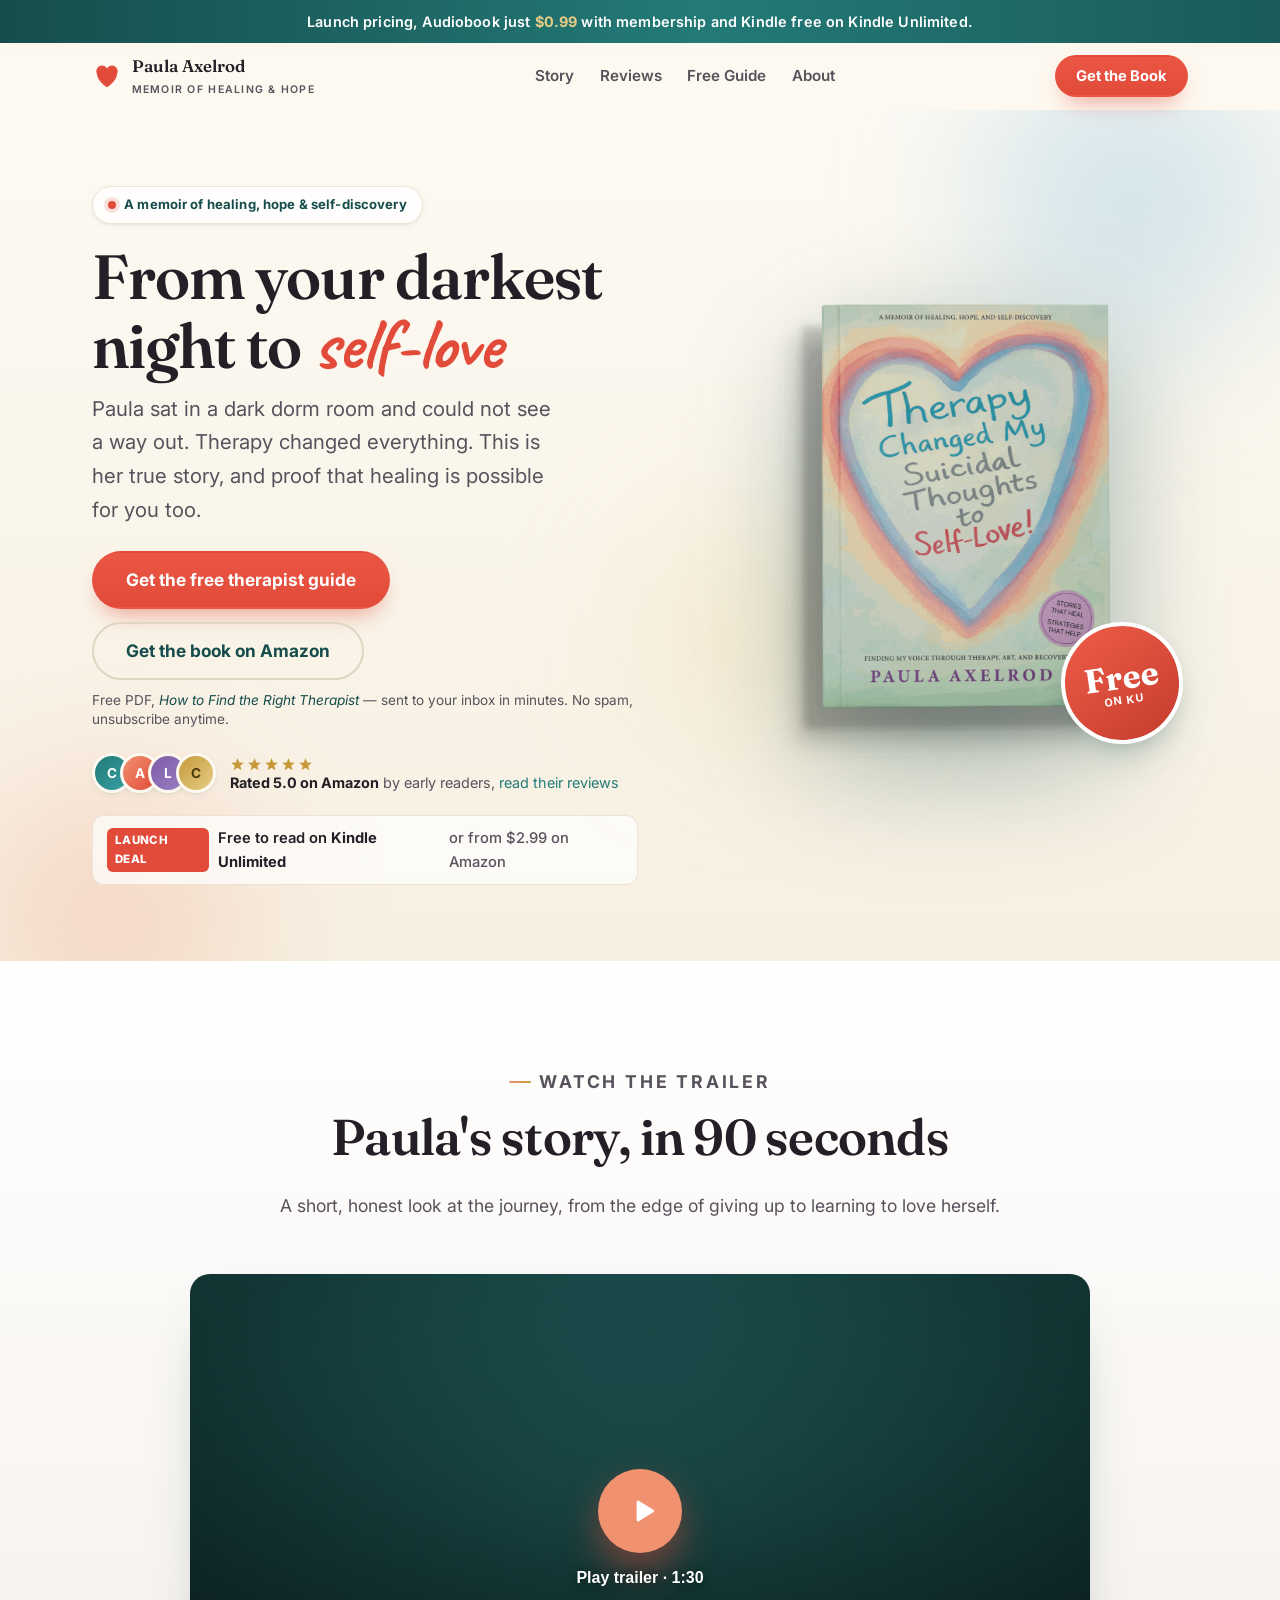
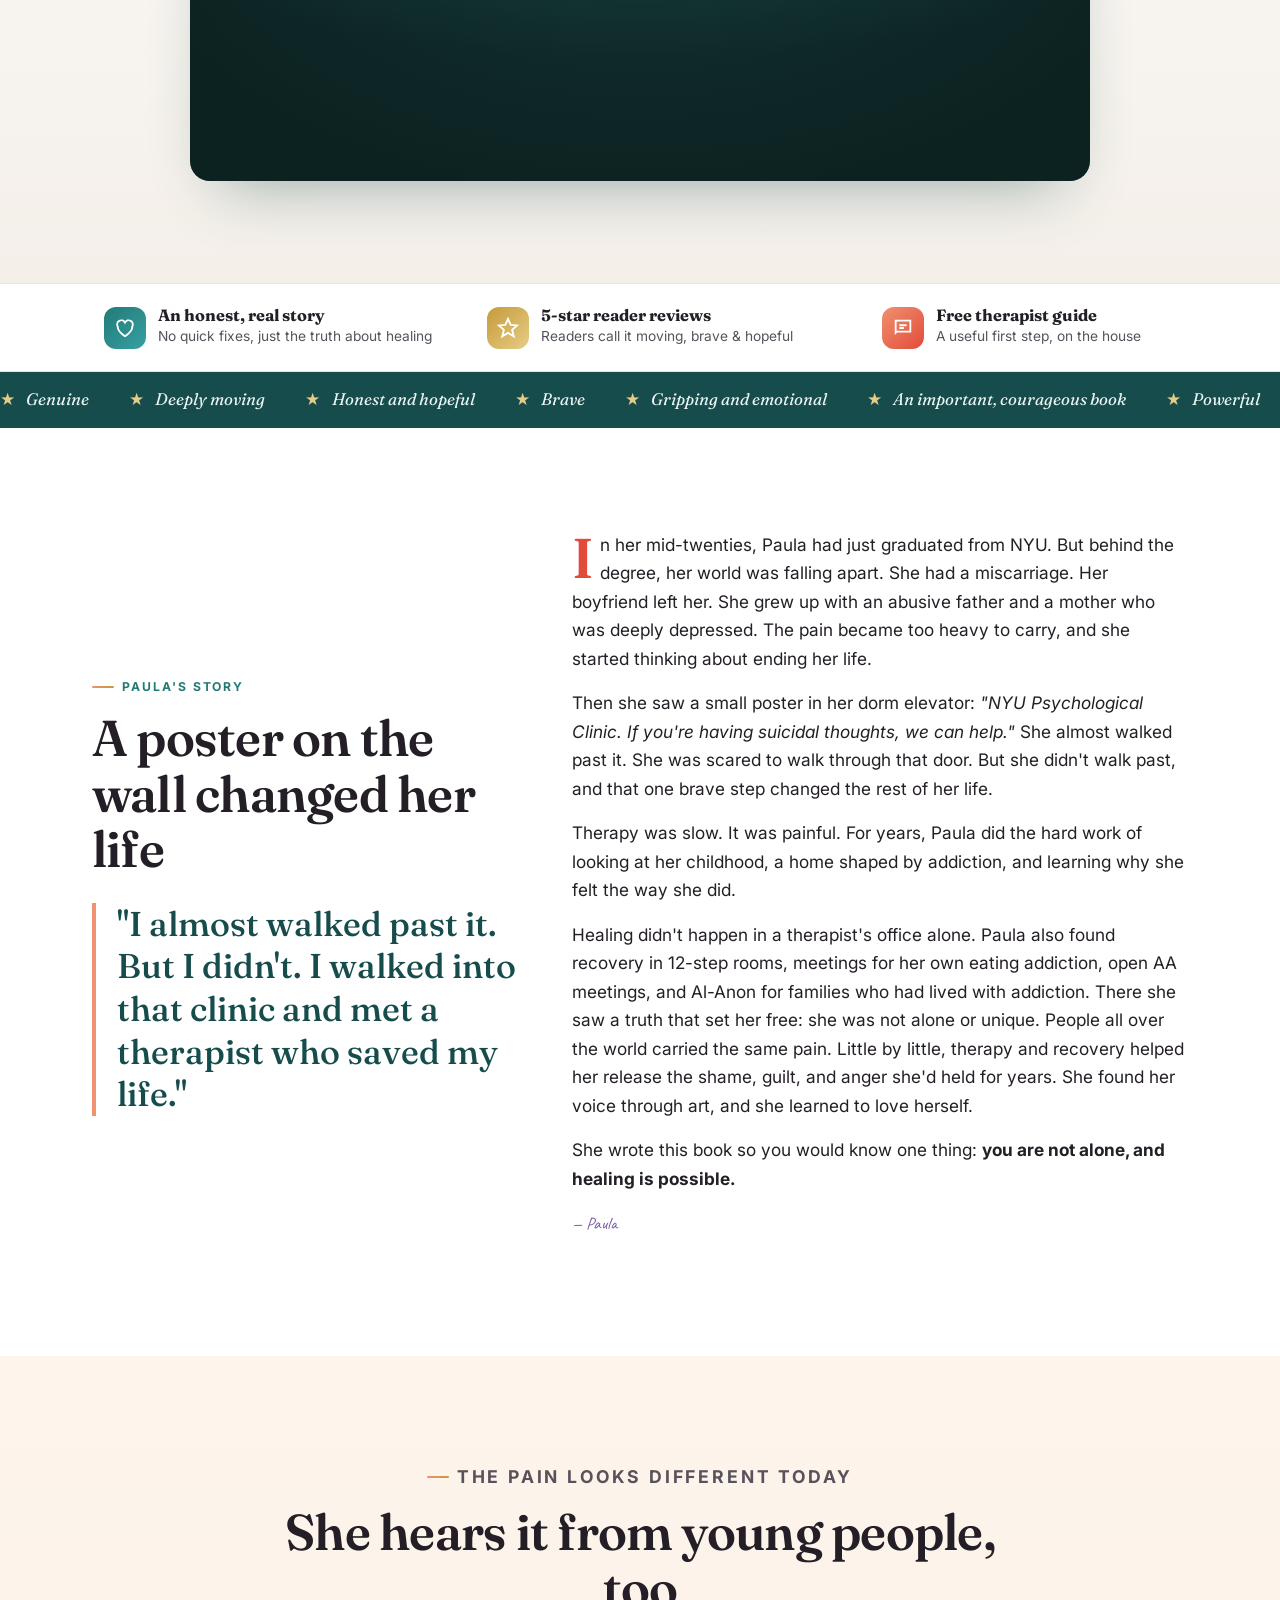
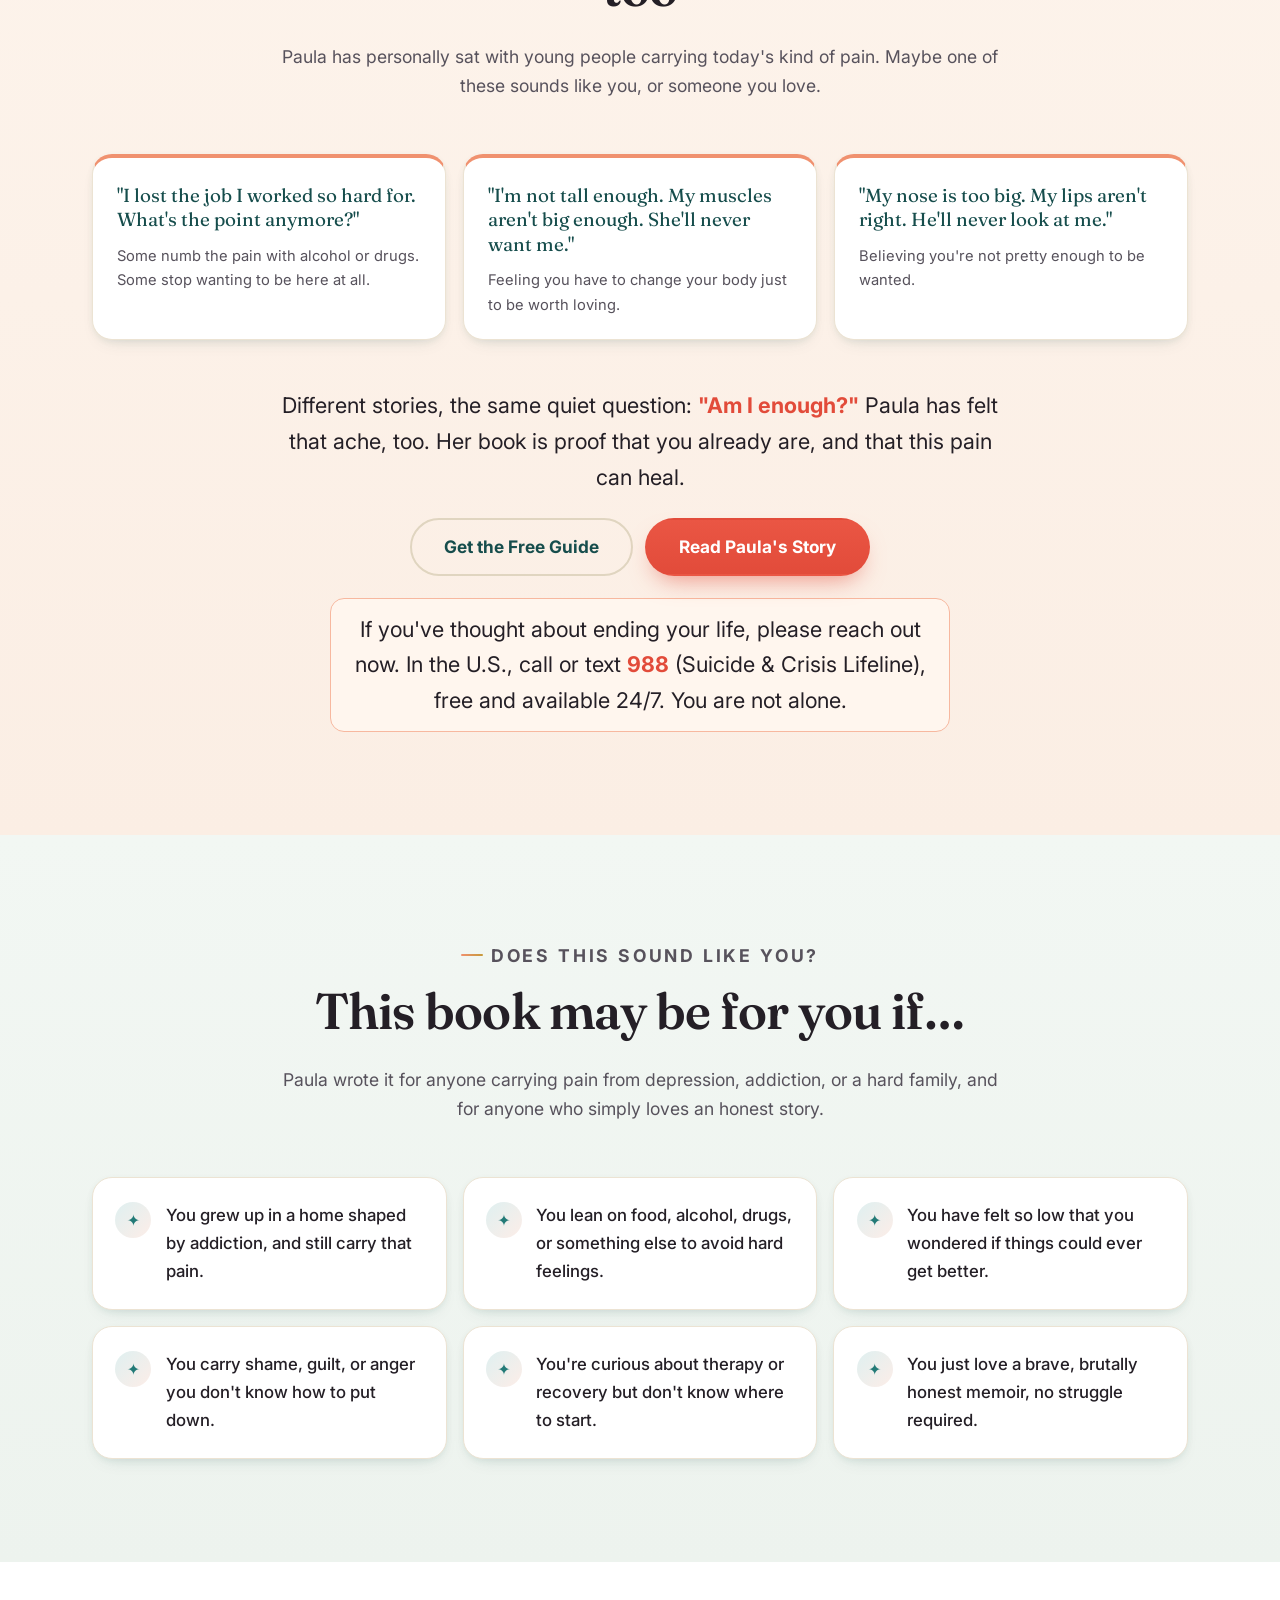
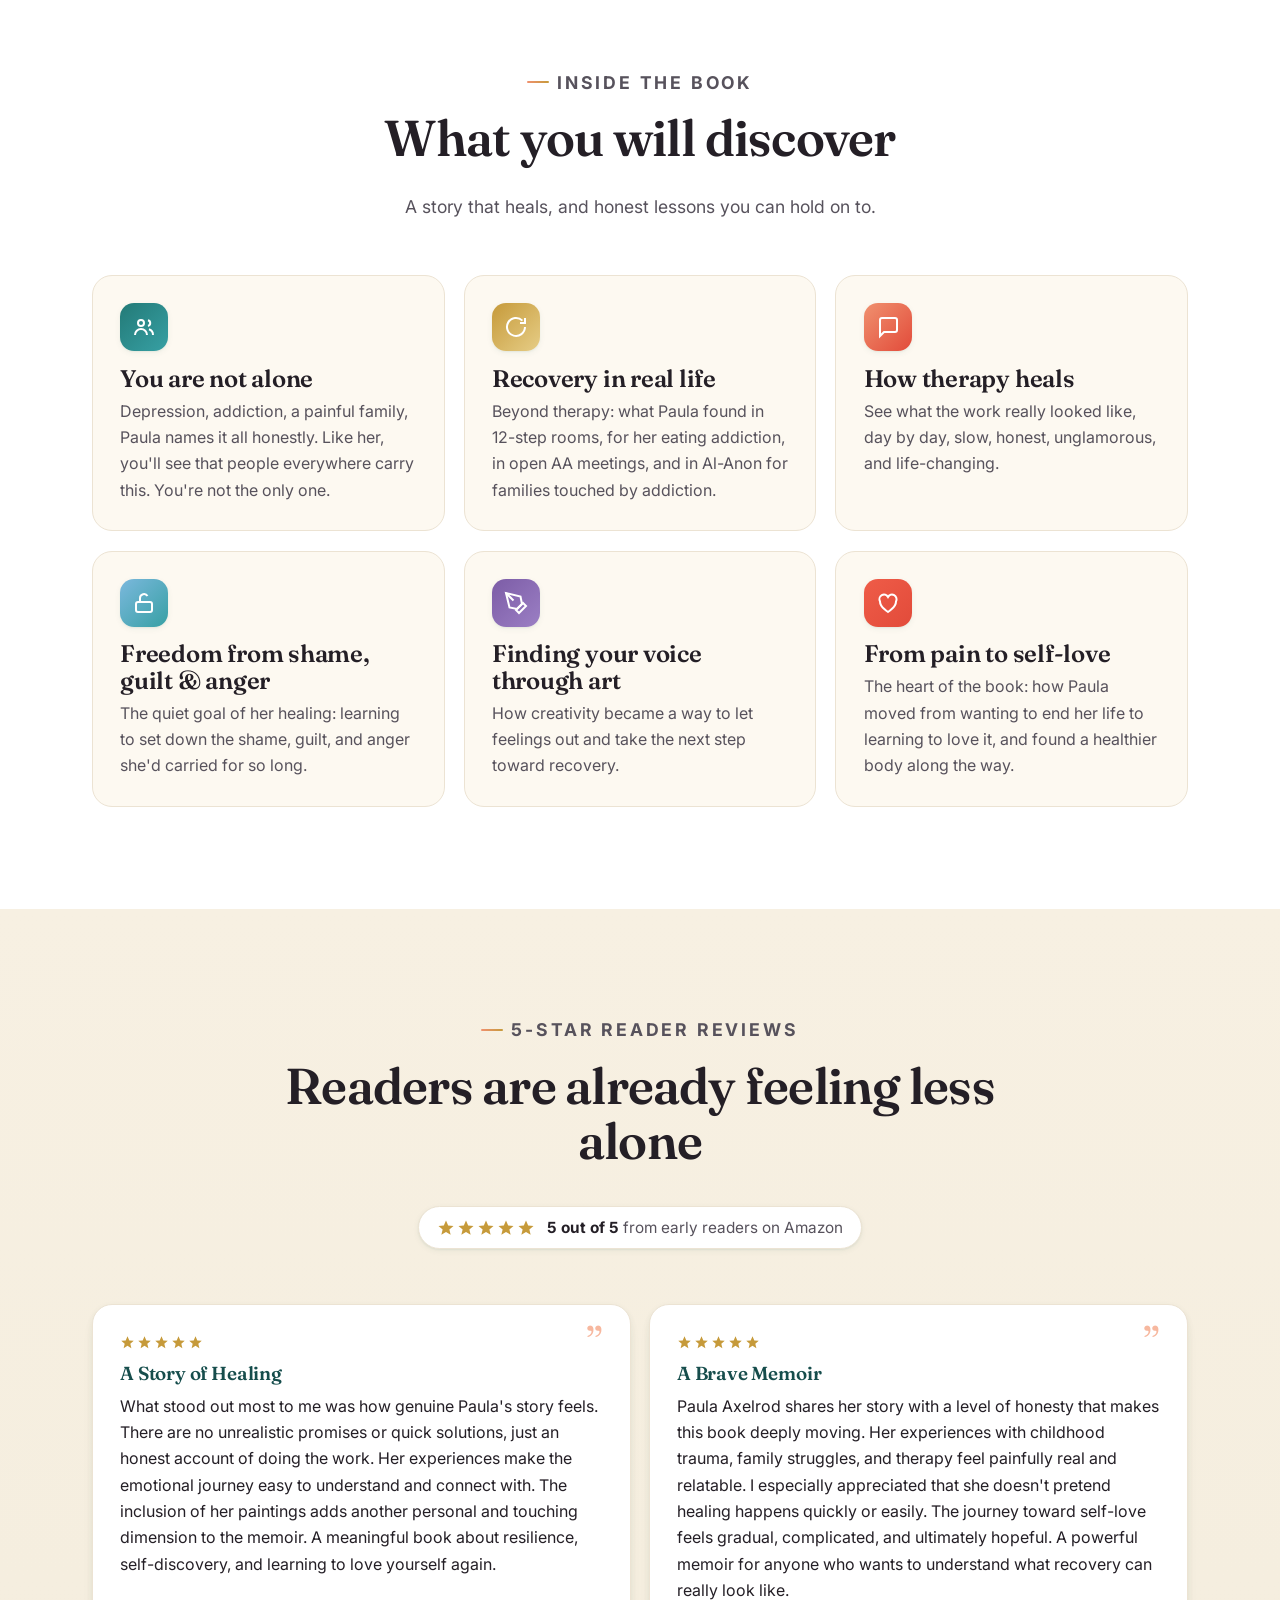
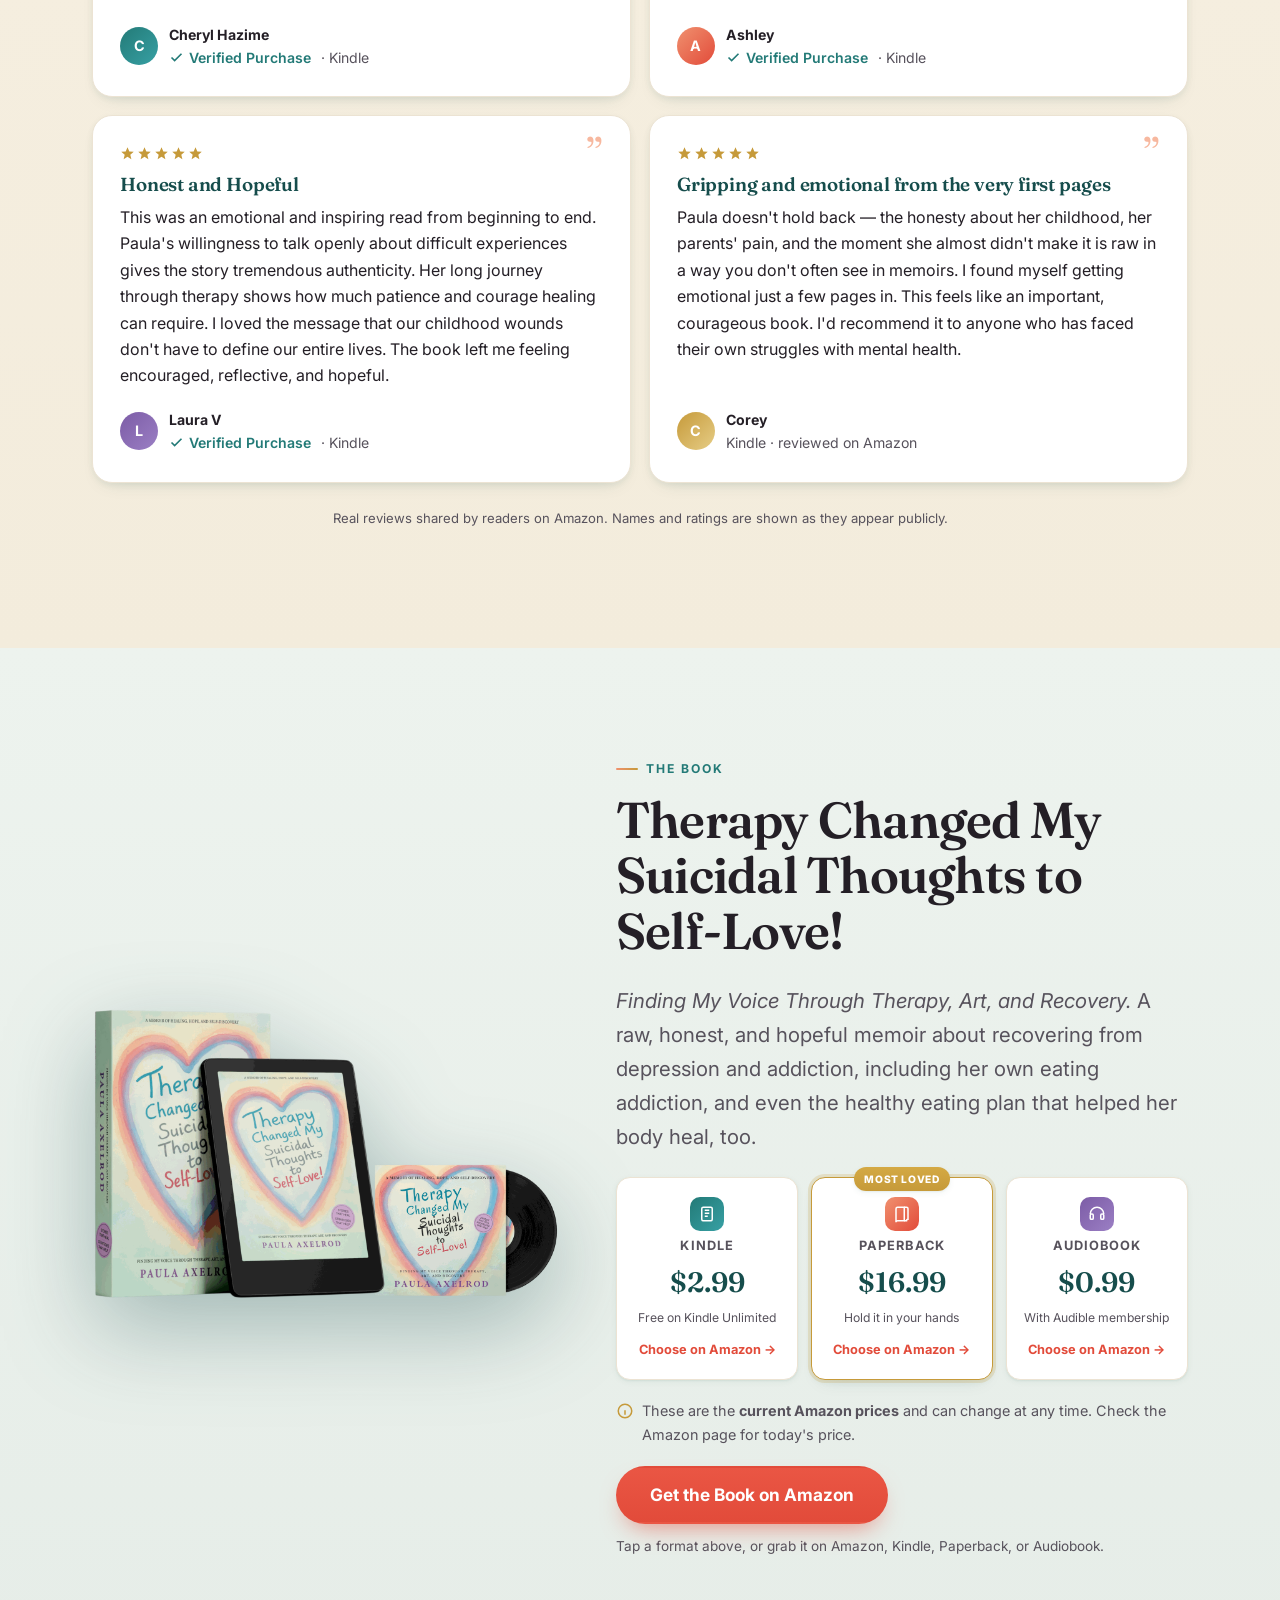
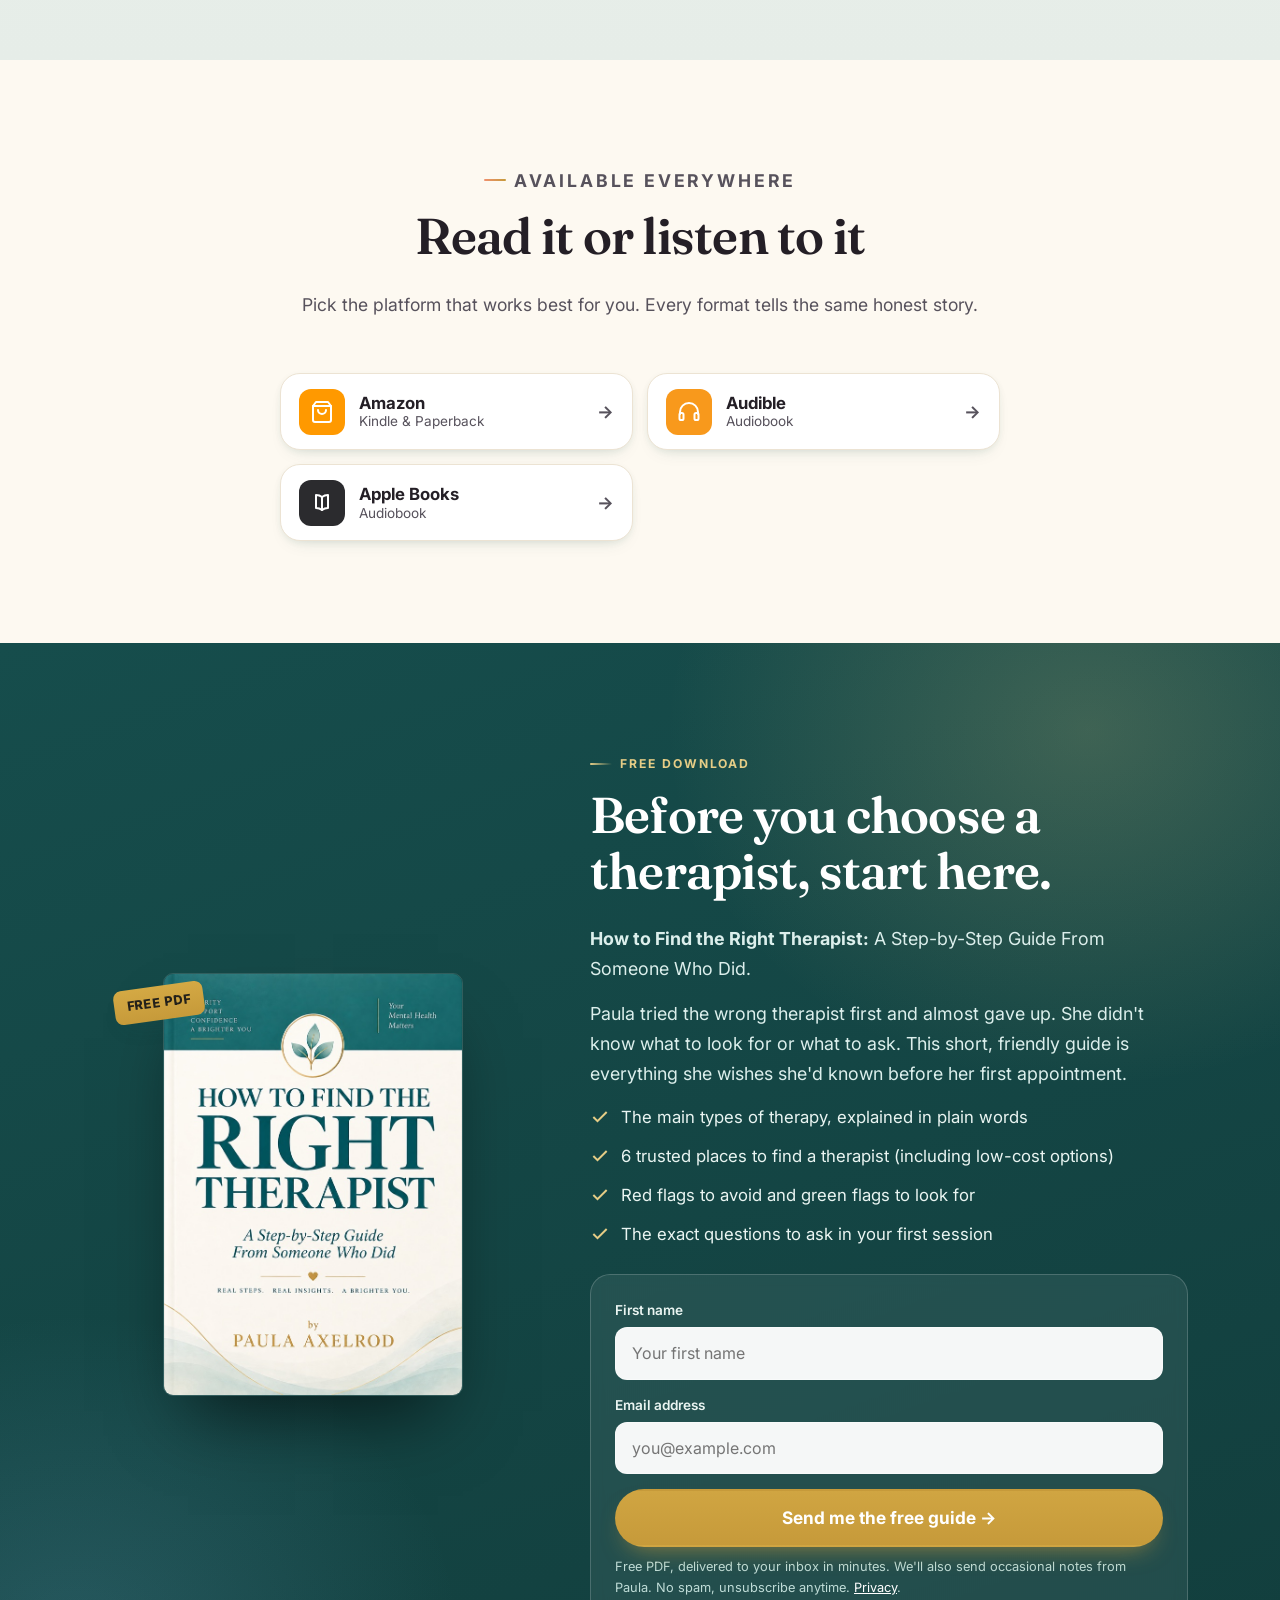
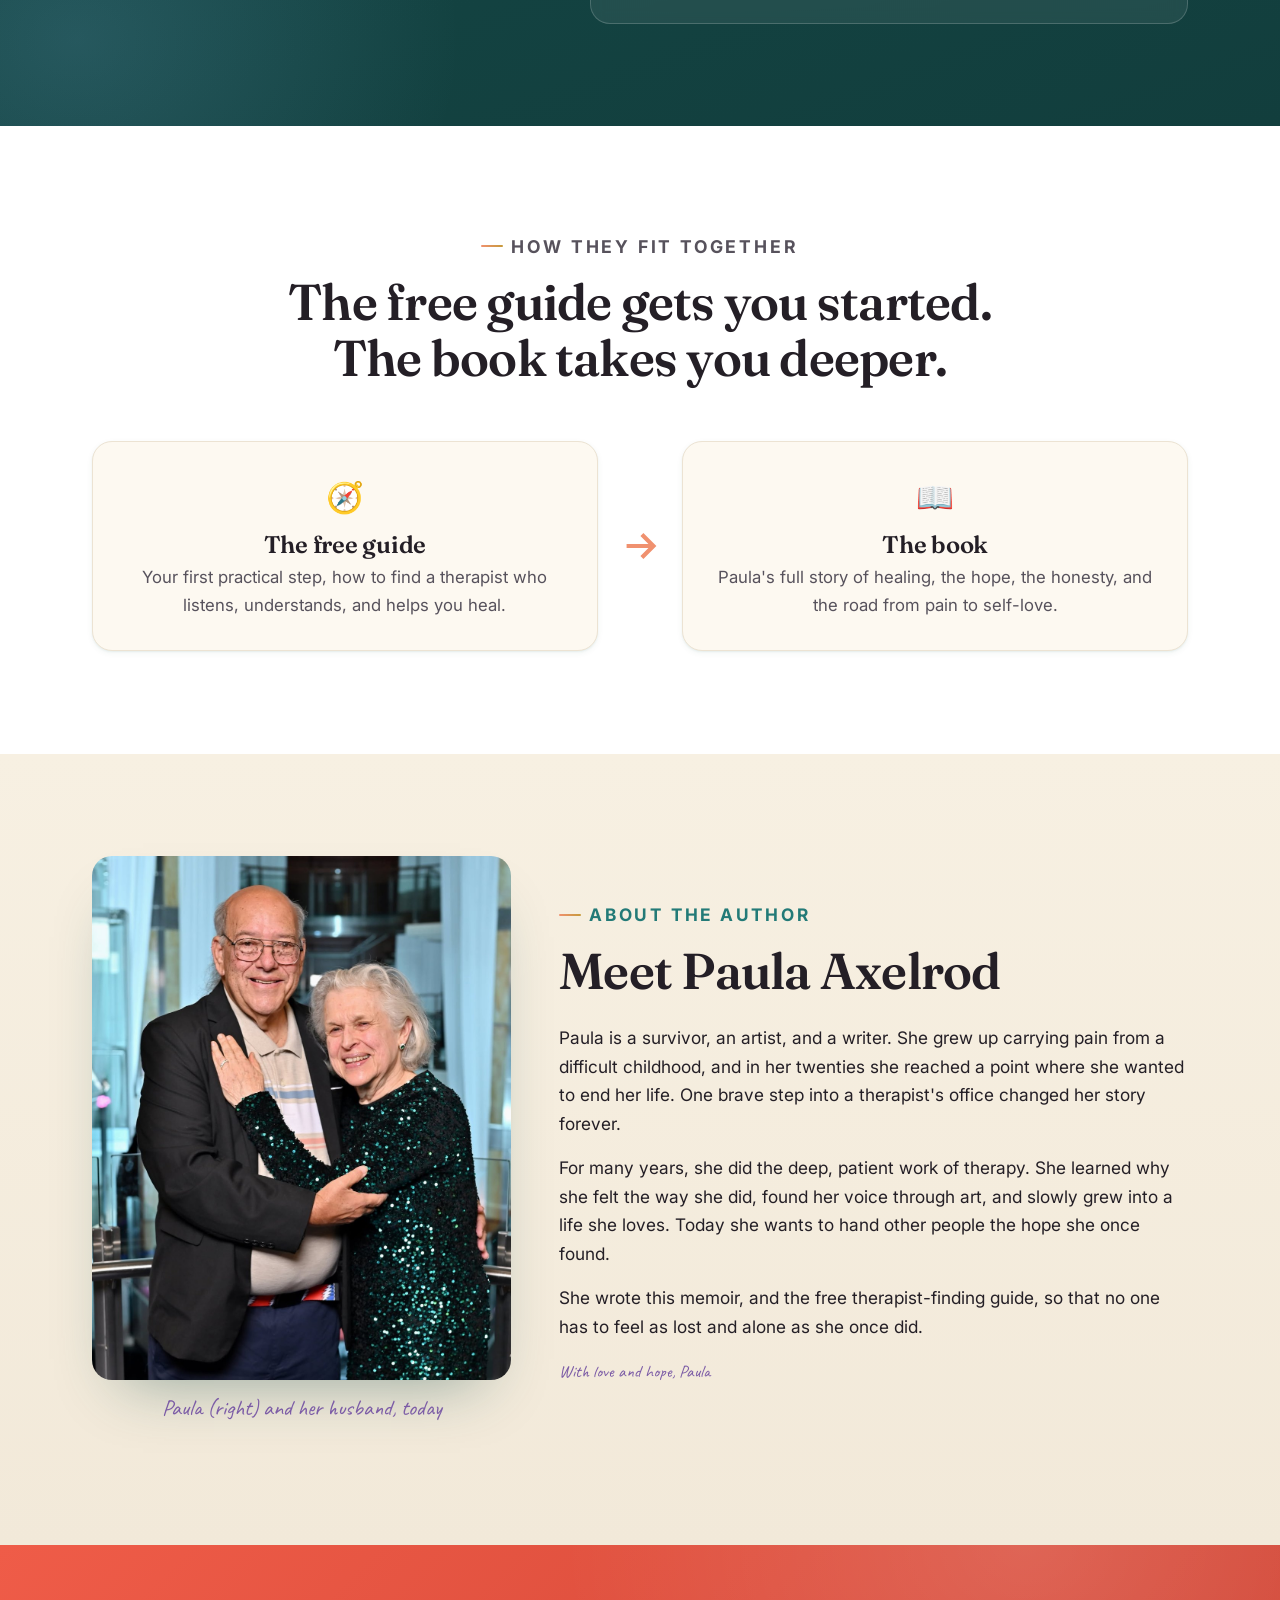
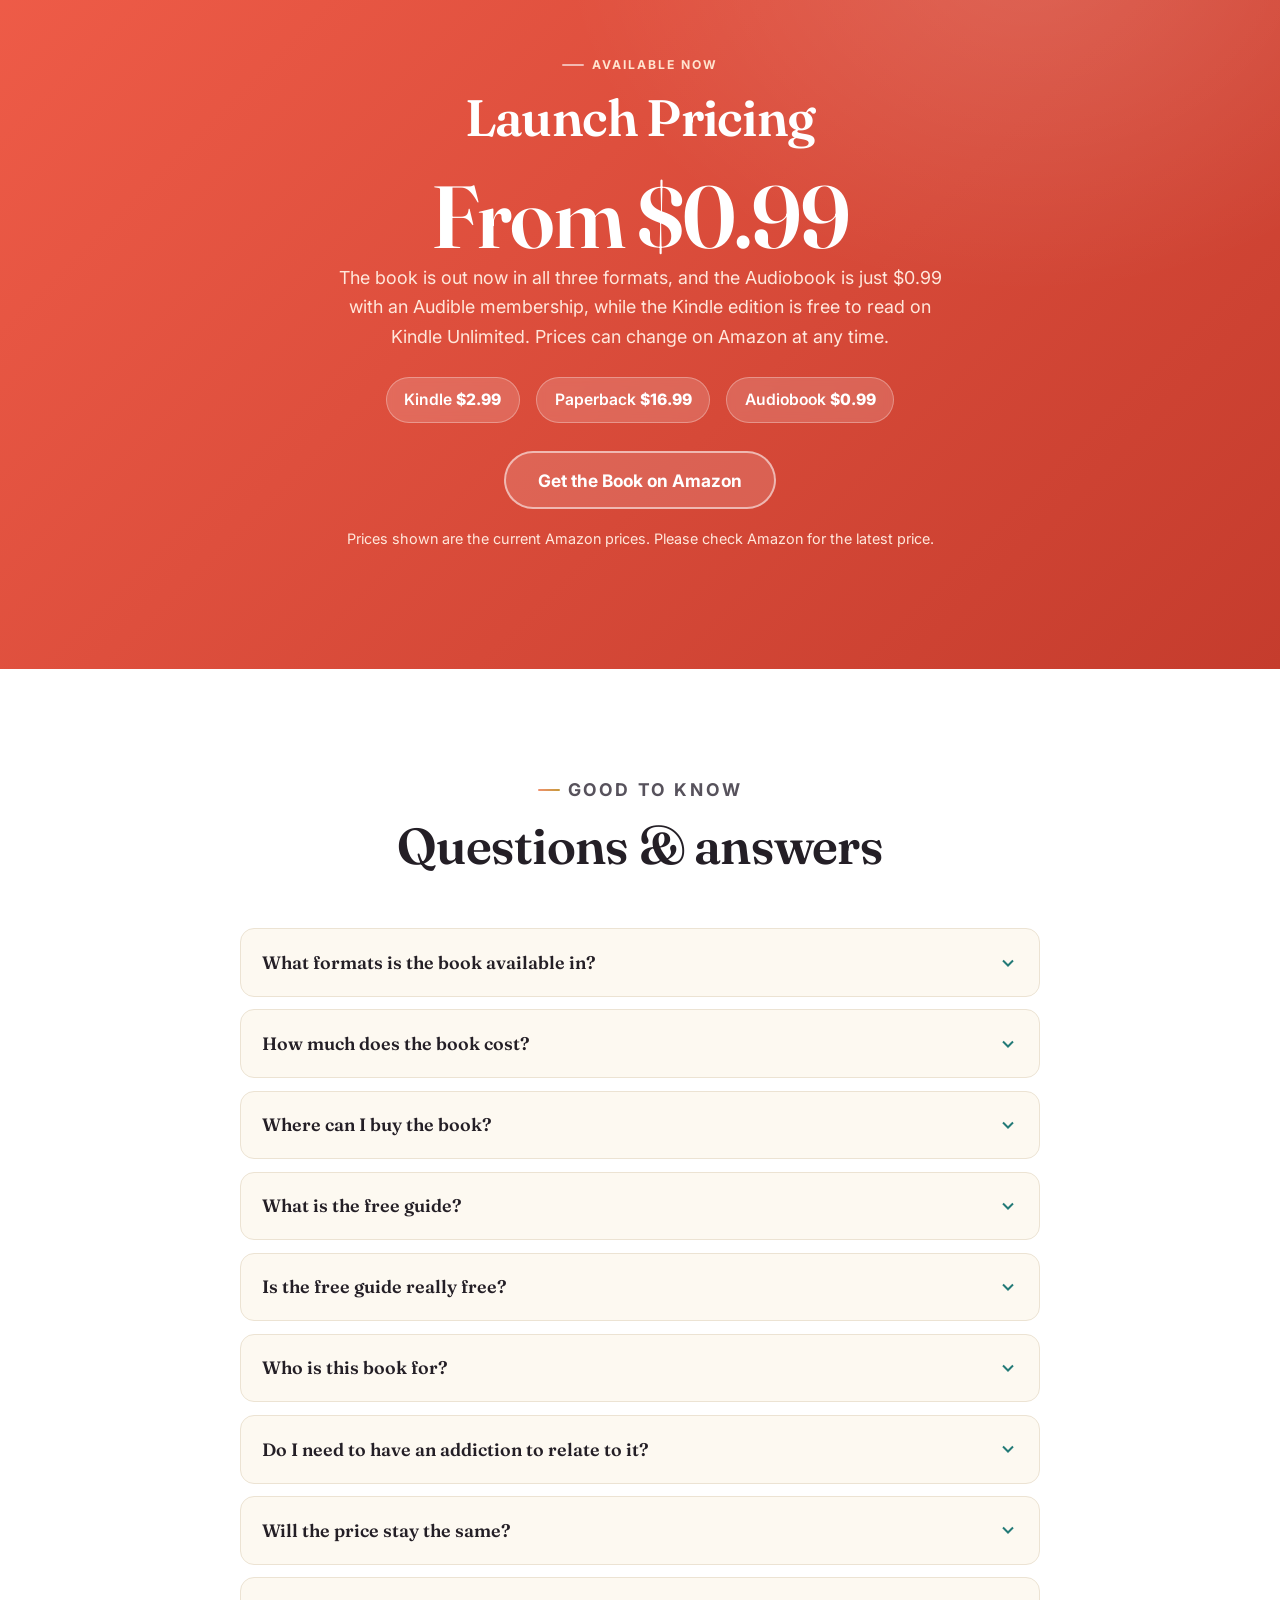
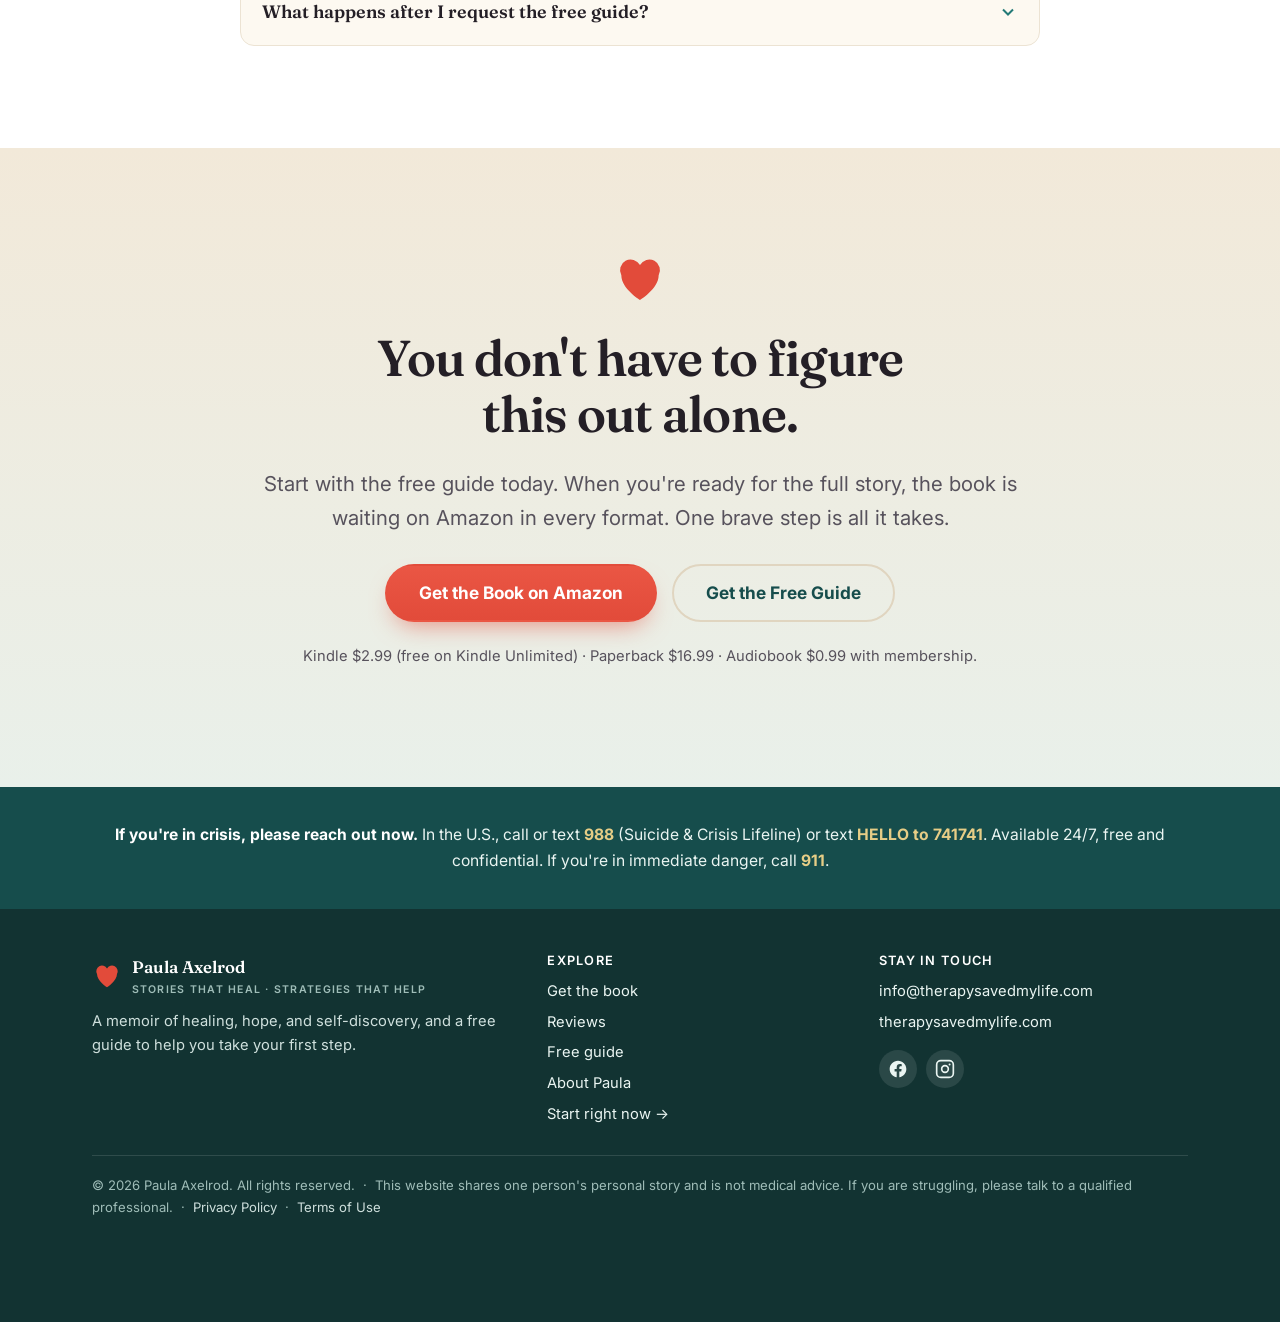
<file: index.html>
<!DOCTYPE html>
<html lang="en">
<head>
<meta charset="UTF-8" />
<meta name="viewport" content="width=device-width, initial-scale=1" />
<title>Therapy Changed My Suicidal Thoughts to Self-Love! — A Memoir by Paula Axelrod</title>
<meta name="description" content="Paula Axelrod's raw, hopeful memoir of recovery from depression and addiction — through therapy, 12-step support, art, and self-love. Read her story, get a free therapist-finding guide, and grab the book on Amazon." />
<meta name="theme-color" content="#1f5d5c" />
<meta name="robots" content="index, follow" />
<link rel="canonical" href="https://therapysavedmylife.com/" />

<!-- Open Graph / social -->
<meta property="og:type" content="book" />
<meta property="og:title" content="Therapy Changed My Suicidal Thoughts to Self-Love! — A Memoir by Paula Axelrod" />
<meta property="og:description" content="A raw, honest memoir of recovering from depression and addiction — through therapy, recovery, art, and self-love. Plus a free guide to finding the right therapist." />
<meta property="og:image" content="assets/book-mockup.png" />
<meta property="og:site_name" content="Paula Axelrod" />
<meta name="twitter:card" content="summary_large_image" />
<meta name="twitter:title" content="Therapy Changed My Suicidal Thoughts to Self-Love!" />
<meta name="twitter:description" content="A memoir of healing, hope, and self-discovery by Paula Axelrod. Free therapist-finding guide inside." />
<meta name="twitter:image" content="assets/book-mockup.png" />

<!-- Favicon (inline heart) -->
<link rel="icon" href="data:image/svg+xml,%3Csvg xmlns='http://www.w3.org/2000/svg' viewBox='0 0 24 24'%3E%3Cpath fill='%23e0503f' d='M12 21s-8-4.9-8-10.6A4.4 4.4 0 0 1 12 6a4.4 4.4 0 0 1 8 4.4C20 16.1 12 21 12 21z'/%3E%3C/svg%3E" />

<!-- Fonts -->
<link rel="preconnect" href="https://fonts.googleapis.com" />
<link rel="preconnect" href="https://fonts.gstatic.com" crossorigin />
<link href="https://fonts.googleapis.com/css2?family=Fraunces:opsz,wght@9..144,400;9..144,500;9..144,600;9..144,700&family=Inter:wght@400;500;600;700&family=Caveat:wght@600;700&display=swap" rel="stylesheet" />

<link rel="stylesheet" href="styles.css?v=24" />

<!-- Structured data -->
<script type="application/ld+json">
{
  "@context": "https://schema.org",
  "@type": "Book",
  "name": "Therapy Changed My Suicidal Thoughts to Self-Love!",
  "bookFormat": ["EBook", "Paperback", "AudiobookFormat"],
  "author": {
    "@type": "Person",
    "name": "Paula Axelrod",
    "sameAs": [
      "https://www.facebook.com/therapysavedmylife",
      "https://www.instagram.com/paula.axelrod/"
    ]
  },
  "about": "A memoir of recovery from depression and addiction — through therapy, 12-step support, art, and self-love.",
  "inLanguage": "en",
  "aggregateRating": {
    "@type": "AggregateRating",
    "ratingValue": "5",
    "bestRating": "5",
    "ratingCount": "4",
    "reviewCount": "4"
  },
  "review": [
    {
      "@type": "Review",
      "reviewRating": { "@type": "Rating", "ratingValue": "5", "bestRating": "5" },
      "author": { "@type": "Person", "name": "Cheryl Hazime" },
      "datePublished": "2026-09-11",
      "name": "A Story of Healing",
      "reviewBody": "What stood out most to me was how genuine Paula's story feels. There are no unrealistic promises or quick solutions, just an honest account of doing the work. The inclusion of her paintings adds another personal and touching dimension to the memoir."
    },
    {
      "@type": "Review",
      "reviewRating": { "@type": "Rating", "ratingValue": "5", "bestRating": "5" },
      "author": { "@type": "Person", "name": "Ashley" },
      "datePublished": "2026-09-11",
      "name": "A Brave Memoir",
      "reviewBody": "Paula Axelrod shares her story with a level of honesty that makes this book deeply moving. The journey toward self-love feels gradual, complicated, and ultimately hopeful. A powerful memoir for anyone who wants to understand what recovery can really look like."
    },
    {
      "@type": "Review",
      "reviewRating": { "@type": "Rating", "ratingValue": "5", "bestRating": "5" },
      "author": { "@type": "Person", "name": "Laura V" },
      "datePublished": "2026-09-11",
      "name": "Honest and Hopeful",
      "reviewBody": "This was an emotional and inspiring read from beginning to end. I loved the message that our childhood wounds don't have to define our entire lives. The book left me feeling encouraged, reflective, and hopeful."
    },
    {
      "@type": "Review",
      "reviewRating": { "@type": "Rating", "ratingValue": "5", "bestRating": "5" },
      "author": { "@type": "Person", "name": "Corey" },
      "datePublished": "2026-07-24",
      "name": "Gripping and emotional from the very first pages",
      "reviewBody": "Paula doesn't hold back. This feels like an important, courageous book. I'd recommend it to anyone who has faced their own struggles with mental health."
    }
  ]
}
</script>

<!-- Meta Pixel Code -->
<script>
!function(f,b,e,v,n,t,s)
{if(f.fbq)return;n=f.fbq=function(){n.callMethod?
n.callMethod.apply(n,arguments):n.queue.push(arguments)};
if(!f._fbq)f._fbq=n;n.push=n;n.loaded=!0;n.version='2.0';
n.queue=[];t=b.createElement(e);t.async=!0;
t.src=v;s=b.getElementsByTagName(e)[0];
s.parentNode.insertBefore(t,s)}(window, document,'script',
'https://connect.facebook.net/en_US/fbevents.js');
fbq('init', '1813521393015042');
fbq('track', 'PageView');
</script>
<noscript><img height="1" width="1" style="display:none"
src="https://www.facebook.com/tr?id=1813521393015042&ev=PageView&noscript=1"
/></noscript>
<!-- End Meta Pixel Code -->
</head>
<body>
<a class="skip-link" href="#main">Skip to content</a>

<!-- Announcement ribbon -->
<div class="ribbon" role="note">
  <span>Launch pricing, Audiobook just <strong>$0.99</strong> with membership and Kindle free on Kindle Unlimited.</span>
</div>

<!-- Top bar -->
<header class="topbar">
  <div class="container topbar__inner">
    <a class="brand" href="#top" aria-label="Paula Axelrod — home">
      <svg class="mark" viewBox="0 0 24 24" aria-hidden="true"><path fill="currentColor" d="M12 21s-8-4.9-8-10.6A4.4 4.4 0 0 1 12 6a4.4 4.4 0 0 1 8 4.4C20 16.1 12 21 12 21z"/></svg>
      <span>Paula Axelrod<small>Memoir of healing &amp; hope</small></span>
    </a>
    <nav class="topnav" aria-label="Primary">
      <a href="#story">Story</a>
      <a href="#reviews">Reviews</a>
      <a href="#free-guide">Free Guide</a>
      <a href="#about">About</a>
    </nav>
    <a class="btn btn-primary topbar__cta" href="https://a.co/d/03tNwajn" data-amazon>Get the Book</a>
  </div>
</header>

<main id="main">
<span id="top"></span>

<!-- ============ HERO ============ -->
<section class="hero" aria-labelledby="hero-title">
  <div class="hero__blob b1" aria-hidden="true"></div>
  <div class="hero__blob b2" aria-hidden="true"></div>
  <div class="hero__blob b3" aria-hidden="true"></div>
  <div class="container hero__grid">
    <div class="hero__copy reveal">
      <span class="hero__badge"><span class="dot" aria-hidden="true"></span> A memoir of healing, hope &amp; self-discovery</span>
      <h1 id="hero-title">From your darkest night to <span class="hand">self-love</span></h1>
      <p class="hero__sub">Paula sat in a dark dorm room and could not see a way out. Therapy changed everything. This is her true story, and proof that healing is possible for you too.</p>

      <div class="hero__cta">
        <a class="btn btn-primary btn-lg" href="#free-guide">Get the free therapist guide</a>
        <a class="btn btn-outline btn-lg" href="https://a.co/d/03tNwajn" data-amazon>Get the book on Amazon</a>
      </div>
      <p class="hero__microtrust">Free PDF, <em>How to Find the Right Therapist</em> &mdash; sent to your inbox in minutes. No spam, unsubscribe anytime.</p>

      <div class="hero__proof">
        <span class="avatars" aria-hidden="true">
          <span class="avatar a1">C</span>
          <span class="avatar a2">A</span>
          <span class="avatar a3">L</span>
          <span class="avatar a4">C</span>
        </span>
        <span class="hero__proof-txt">
          <span class="stars sm" role="img" aria-label="Rated 5 out of 5 stars">
            <svg viewBox="0 0 24 24" fill="currentColor" aria-hidden="true"><path d="M12 17.3l-6.2 3.7 1.7-7L2 9.2l7.1-.6L12 2l2.9 6.6 7.1.6-5.5 4.8 1.7 7z"/></svg><svg viewBox="0 0 24 24" fill="currentColor" aria-hidden="true"><path d="M12 17.3l-6.2 3.7 1.7-7L2 9.2l7.1-.6L12 2l2.9 6.6 7.1.6-5.5 4.8 1.7 7z"/></svg><svg viewBox="0 0 24 24" fill="currentColor" aria-hidden="true"><path d="M12 17.3l-6.2 3.7 1.7-7L2 9.2l7.1-.6L12 2l2.9 6.6 7.1.6-5.5 4.8 1.7 7z"/></svg><svg viewBox="0 0 24 24" fill="currentColor" aria-hidden="true"><path d="M12 17.3l-6.2 3.7 1.7-7L2 9.2l7.1-.6L12 2l2.9 6.6 7.1.6-5.5 4.8 1.7 7z"/></svg><svg viewBox="0 0 24 24" fill="currentColor" aria-hidden="true"><path d="M12 17.3l-6.2 3.7 1.7-7L2 9.2l7.1-.6L12 2l2.9 6.6 7.1.6-5.5 4.8 1.7 7z"/></svg>
          </span><br />
          <b>Rated 5.0 on Amazon</b> by early readers, <a href="#reviews">read their reviews</a>
        </span>
      </div>

      <div class="hero__pricehook">
        <span class="pill">Launch deal</span>
        <span>Free to read on <b>Kindle Unlimited</b></span>
        <span class="from">or from $2.99 on Amazon</span>
      </div>
    </div>

    <div class="hero__art reveal">
      <div class="book-visual">
        <!-- Drop in assets/book-mockup.png (3D paperback, transparent bg). Falls back gracefully. -->
        <img src="assets/book-mockup.png" alt="Cover of the book Therapy Changed My Suicidal Thoughts to Self-Love by Paula Axelrod, showing a watercolor rainbow heart"
             onerror="this.classList.add('hide'); this.nextElementSibling.classList.remove('hide');" />
        <div class="cover-fallback hide" aria-hidden="true">
          <svg class="heart" viewBox="0 0 24 24"><path fill="currentColor" d="M12 21s-8-4.9-8-10.6A4.4 4.4 0 0 1 12 6a4.4 4.4 0 0 1 8 4.4C20 16.1 12 21 12 21z"/></svg>
          <strong>Therapy Changed My Suicidal Thoughts to</strong>
          <em>Self-Love!</em>
          <small>Paula Axelrod</small>
        </div>
      </div>
      <div class="hero__offerchip" aria-hidden="true">
        <b>Free</b><span>on KU</span>
      </div>
    </div>
  </div>
</section>

<!-- ============ TRAILER ============ -->
<section class="section trailer" id="trailer" aria-labelledby="trailer-title">
  <div class="container">
    <div class="section-head reveal">
      <p class="eyebrow">Watch the trailer</p>
      <h2 id="trailer-title">Paula's story, in 90 seconds</h2>
      <p>A short, honest look at the journey, from the edge of giving up to learning to love herself.</p>
    </div>
    <div class="videoframe reveal" data-video="assets/paula-trailer.mp4">
      <button class="videoframe__play" type="button" aria-label="Play the trailer">
        <span class="playbtn" aria-hidden="true">
          <svg viewBox="0 0 24 24" fill="currentColor"><path d="M8 5.14v13.72a1 1 0 0 0 1.52.86l11-6.86a1 1 0 0 0 0-1.72l-11-6.86A1 1 0 0 0 8 5.14z"/></svg>
        </span>
        <span class="videoframe__label">Play trailer · 1:30</span>
      </button>
    </div>
  </div>
</section>

<!-- ============ VALUE STRIP ============ -->
<section class="valuestrip" aria-label="Why readers pick up this book">
  <div class="container">
    <div class="value">
      <span class="vi ic-teal" aria-hidden="true"><svg width="22" height="22" viewBox="0 0 24 24" fill="none" stroke="currentColor" stroke-width="2"><path d="M12 21s-8-4.9-8-10.6A4.4 4.4 0 0 1 12 6a4.4 4.4 0 0 1 8 4.4C20 16.1 12 21 12 21z"/></svg></span>
      <span><b>An honest, real story</b><span>No quick fixes, just the truth about healing</span></span>
    </div>
    <div class="value">
      <span class="vi ic-gold" aria-hidden="true"><svg width="22" height="22" viewBox="0 0 24 24" fill="none" stroke="currentColor" stroke-width="2"><path d="M12 17.3l-6.2 3.7 1.7-7L2 9.2l7.1-.6L12 2l2.9 6.6 7.1.6-5.5 4.8 1.7 7z"/></svg></span>
      <span><b>5-star reader reviews</b><span>Readers call it moving, brave &amp; hopeful</span></span>
    </div>
    <div class="value">
      <span class="vi ic-coral" aria-hidden="true"><svg width="22" height="22" viewBox="0 0 24 24" fill="none" stroke="currentColor" stroke-width="2"><path d="M4 4h16v12H5.2L4 17.2z"/><path d="M8 9h8M8 12h5"/></svg></span>
      <span><b>Free therapist guide</b><span>A useful first step, on the house</span></span>
    </div>
  </div>
</section>

<!-- ============ QUOTE MARQUEE ============ -->
<div class="quotestrip" aria-hidden="true">
  <div class="marquee">
    <span>Genuine</span><span>Deeply moving</span><span>Honest and hopeful</span><span>Brave</span><span>Gripping and emotional</span><span>An important, courageous book</span><span>Powerful</span>
    <span>Genuine</span><span>Deeply moving</span><span>Honest and hopeful</span><span>Brave</span><span>Gripping and emotional</span><span>An important, courageous book</span><span>Powerful</span>
  </div>
</div>

<!-- ============ STORY ============ -->
<section class="section story" id="story" aria-labelledby="story-title">
  <div class="container">
    <div class="story__grid">
      <div class="reveal">
        <p class="eyebrow">Paula's story</p>
        <h2 id="story-title">A poster on the wall changed her life</h2>
        <blockquote class="story__pullquote">"I almost walked past it. But I didn't. I walked into that clinic and met a therapist who saved my life."</blockquote>
      </div>
      <div class="story__body reveal">
        <p>In her mid-twenties, Paula had just graduated from NYU. But behind the degree, her world was falling apart. She had a miscarriage. Her boyfriend left her. She grew up with an abusive father and a mother who was deeply depressed. The pain became too heavy to carry, and she started thinking about ending her life.</p>
        <p>Then she saw a small poster in her dorm elevator: <em>"NYU Psychological Clinic. If you're having suicidal thoughts, we can help."</em> She almost walked past it. She was scared to walk through that door. But she didn't walk past, and that one brave step changed the rest of her life.</p>
        <p>Therapy was slow. It was painful. For years, Paula did the hard work of looking at her childhood, a home shaped by addiction, and learning why she felt the way she did.</p>
        <p>Healing didn't happen in a therapist's office alone. Paula also found recovery in 12-step rooms, meetings for her own eating addiction, open AA meetings, and Al-Anon for families who had lived with addiction. There she saw a truth that set her free: she was not alone or unique. People all over the world carried the same pain. Little by little, therapy and recovery helped her release the shame, guilt, and anger she'd held for years. She found her voice through art, and she learned to love herself.</p>
        <p>She wrote this book so you would know one thing: <strong>you are not alone, and healing is possible.</strong></p>
        <p class="story__signoff">— Paula</p>
      </div>
    </div>
  </div>
</section>

<!-- ============ YOUNG PEOPLE TODAY ============ -->
<section class="section today" aria-labelledby="today-title">
  <div class="container">
    <div class="section-head reveal">
      <p class="eyebrow">The pain looks different today</p>
      <h2 id="today-title">She hears it from young people, too</h2>
      <p>Paula has personally sat with young people carrying today's kind of pain. Maybe one of these sounds like you, or someone you love.</p>
    </div>
    <div class="today__grid">
      <blockquote class="voice reveal">
        <p>"I lost the job I worked so hard for. What's the point anymore?"</p>
        <cite>Some numb the pain with alcohol or drugs. Some stop wanting to be here at all.</cite>
      </blockquote>
      <blockquote class="voice reveal">
        <p>"I'm not tall enough. My muscles aren't big enough. She'll never want me."</p>
        <cite>Feeling you have to change your body just to be worth loving.</cite>
      </blockquote>
      <blockquote class="voice reveal">
        <p>"My nose is too big. My lips aren't right. He'll never look at me."</p>
        <cite>Believing you're not pretty enough to be wanted.</cite>
      </blockquote>
    </div>
    <div class="today__note reveal">
      <p>Different stories, the same quiet question: <strong>"Am I enough?"</strong> Paula has felt that ache, too. Her book is proof that you already are, and that this pain can heal.</p>
      <div class="today__cta">
        <a class="btn btn-outline btn-lg" href="#free-guide">Get the Free Guide</a>
        <a class="btn btn-primary btn-lg" href="https://a.co/d/03tNwajn" data-amazon>Read Paula's Story</a>
      </div>
      <p class="today__crisis">If you've thought about ending your life, please reach out now. In the U.S., call or text <strong>988</strong> (Suicide &amp; Crisis Lifeline), free and available 24/7. You are not alone.</p>
    </div>
  </div>
</section>

<!-- ============ THIS BOOK IS FOR YOU IF ============ -->
<section class="section foryou" aria-labelledby="foryou-title">
  <div class="container">
    <div class="section-head reveal">
      <p class="eyebrow">Does this sound like you?</p>
      <h2 id="foryou-title">This book may be for you if…</h2>
      <p>Paula wrote it for anyone carrying pain from depression, addiction, or a hard family, and for anyone who simply loves an honest story.</p>
    </div>
    <div class="cards cards-3">
      <div class="card reveal"><span class="tick" aria-hidden="true">✦</span><p>You grew up in a home shaped by addiction, and still carry that pain.</p></div>
      <div class="card reveal"><span class="tick" aria-hidden="true">✦</span><p>You lean on food, alcohol, drugs, or something else to avoid hard feelings.</p></div>
      <div class="card reveal"><span class="tick" aria-hidden="true">✦</span><p>You have felt so low that you wondered if things could ever get better.</p></div>
      <div class="card reveal"><span class="tick" aria-hidden="true">✦</span><p>You carry shame, guilt, or anger you don't know how to put down.</p></div>
      <div class="card reveal"><span class="tick" aria-hidden="true">✦</span><p>You're curious about therapy or recovery but don't know where to start.</p></div>
      <div class="card reveal"><span class="tick" aria-hidden="true">✦</span><p>You just love a brave, brutally honest memoir, no struggle required.</p></div>
    </div>
  </div>
</section>

<!-- ============ WHAT YOU'LL DISCOVER ============ -->
<section class="section discover" aria-labelledby="discover-title">
  <div class="container">
    <div class="section-head reveal">
      <p class="eyebrow">Inside the book</p>
      <h2 id="discover-title">What you will discover</h2>
      <p>A story that heals, and honest lessons you can hold on to.</p>
    </div>
    <div class="feature-grid">
      <div class="feature reveal">
        <div class="feature__icon ic-teal"><svg width="24" height="24" viewBox="0 0 24 24" fill="none" stroke="currentColor" stroke-width="2"><circle cx="9" cy="8" r="3"/><path d="M3 20a6 6 0 0 1 12 0"/><path d="M16 5.2A3 3 0 0 1 16 11M21 20a6 6 0 0 0-4-5.7"/></svg></div>
        <h3>You are not alone</h3>
        <p>Depression, addiction, a painful family, Paula names it all honestly. Like her, you'll see that people everywhere carry this. You're not the only one.</p>
      </div>
      <div class="feature reveal">
        <div class="feature__icon ic-gold"><svg width="24" height="24" viewBox="0 0 24 24" fill="none" stroke="currentColor" stroke-width="2"><path d="M21 12a9 9 0 1 1-2.6-6.4"/><path d="M21 3v5h-5"/></svg></div>
        <h3>Recovery in real life</h3>
        <p>Beyond therapy: what Paula found in 12-step rooms, for her eating addiction, in open AA meetings, and in Al-Anon for families touched by addiction.</p>
      </div>
      <div class="feature reveal">
        <div class="feature__icon ic-coral"><svg width="24" height="24" viewBox="0 0 24 24" fill="none" stroke="currentColor" stroke-width="2"><path d="M21 15a2 2 0 0 1-2 2H8l-4 4V5a2 2 0 0 1 2-2h13a2 2 0 0 1 2 2z"/></svg></div>
        <h3>How therapy heals</h3>
        <p>See what the work really looked like, day by day, slow, honest, unglamorous, and life-changing.</p>
      </div>
      <div class="feature reveal">
        <div class="feature__icon ic-sky"><svg width="24" height="24" viewBox="0 0 24 24" fill="none" stroke="currentColor" stroke-width="2"><rect x="4" y="11" width="16" height="10" rx="2"/><path d="M8 11V7a4 4 0 0 1 7.5-1.9"/></svg></div>
        <h3>Freedom from shame, guilt &amp; anger</h3>
        <p>The quiet goal of her healing: learning to set down the shame, guilt, and anger she'd carried for so long.</p>
      </div>
      <div class="feature reveal">
        <div class="feature__icon ic-plum"><svg width="24" height="24" viewBox="0 0 24 24" fill="none" stroke="currentColor" stroke-width="2"><path d="M12 19l7-7 3 3-7 7-3-3z"/><path d="M18 13l-1.5-7.5L2 2l3.5 14.5L13 18z"/><path d="M2 2l7.5 7.5"/></svg></div>
        <h3>Finding your voice through art</h3>
        <p>How creativity became a way to let feelings out and take the next step toward recovery.</p>
      </div>
      <div class="feature reveal">
        <div class="feature__icon ic-rose"><svg width="24" height="24" viewBox="0 0 24 24" fill="none" stroke="currentColor" stroke-width="2"><path d="M12 21s-8-4.9-8-10.6A4.4 4.4 0 0 1 12 6a4.4 4.4 0 0 1 8 4.4C20 16.1 12 21 12 21z"/></svg></div>
        <h3>From pain to self-love</h3>
        <p>The heart of the book: how Paula moved from wanting to end her life to learning to love it, and found a healthier body along the way.</p>
      </div>
    </div>
  </div>
</section>

<!-- ============ REVIEWS ============ -->
<section class="section reviews" id="reviews" aria-labelledby="reviews-title">
  <div class="container">
    <div class="section-head reveal">
      <p class="eyebrow">5-star reader reviews</p>
      <h2 id="reviews-title">Readers are already feeling less alone</h2>
      <span class="reviews__summary">
        <span class="stars" role="img" aria-label="Rated 5 out of 5 stars">
          <svg viewBox="0 0 24 24" fill="currentColor" aria-hidden="true"><path d="M12 17.3l-6.2 3.7 1.7-7L2 9.2l7.1-.6L12 2l2.9 6.6 7.1.6-5.5 4.8 1.7 7z"/></svg>
          <svg viewBox="0 0 24 24" fill="currentColor" aria-hidden="true"><path d="M12 17.3l-6.2 3.7 1.7-7L2 9.2l7.1-.6L12 2l2.9 6.6 7.1.6-5.5 4.8 1.7 7z"/></svg>
          <svg viewBox="0 0 24 24" fill="currentColor" aria-hidden="true"><path d="M12 17.3l-6.2 3.7 1.7-7L2 9.2l7.1-.6L12 2l2.9 6.6 7.1.6-5.5 4.8 1.7 7z"/></svg>
          <svg viewBox="0 0 24 24" fill="currentColor" aria-hidden="true"><path d="M12 17.3l-6.2 3.7 1.7-7L2 9.2l7.1-.6L12 2l2.9 6.6 7.1.6-5.5 4.8 1.7 7z"/></svg>
          <svg viewBox="0 0 24 24" fill="currentColor" aria-hidden="true"><path d="M12 17.3l-6.2 3.7 1.7-7L2 9.2l7.1-.6L12 2l2.9 6.6 7.1.6-5.5 4.8 1.7 7z"/></svg>
        </span>
        <span><b>5 out of 5</b> from early readers on Amazon</span>
      </span>
    </div>

    <div class="reviews__grid">

      <article class="review reveal">
        <div class="review__top">
          <span class="stars sm" role="img" aria-label="5 out of 5 stars">
            <svg viewBox="0 0 24 24" fill="currentColor" aria-hidden="true"><path d="M12 17.3l-6.2 3.7 1.7-7L2 9.2l7.1-.6L12 2l2.9 6.6 7.1.6-5.5 4.8 1.7 7z"/></svg><svg viewBox="0 0 24 24" fill="currentColor" aria-hidden="true"><path d="M12 17.3l-6.2 3.7 1.7-7L2 9.2l7.1-.6L12 2l2.9 6.6 7.1.6-5.5 4.8 1.7 7z"/></svg><svg viewBox="0 0 24 24" fill="currentColor" aria-hidden="true"><path d="M12 17.3l-6.2 3.7 1.7-7L2 9.2l7.1-.6L12 2l2.9 6.6 7.1.6-5.5 4.8 1.7 7z"/></svg><svg viewBox="0 0 24 24" fill="currentColor" aria-hidden="true"><path d="M12 17.3l-6.2 3.7 1.7-7L2 9.2l7.1-.6L12 2l2.9 6.6 7.1.6-5.5 4.8 1.7 7z"/></svg><svg viewBox="0 0 24 24" fill="currentColor" aria-hidden="true"><path d="M12 17.3l-6.2 3.7 1.7-7L2 9.2l7.1-.6L12 2l2.9 6.6 7.1.6-5.5 4.8 1.7 7z"/></svg>
          </span>
          <span class="review__quotemark" aria-hidden="true">&rdquo;</span>
        </div>
        <h3>A Story of Healing</h3>
        <p>What stood out most to me was how genuine Paula's story feels. There are no unrealistic promises or quick solutions, just an honest account of doing the work. Her experiences make the emotional journey easy to understand and connect with. The inclusion of her paintings adds another personal and touching dimension to the memoir. A meaningful book about resilience, self-discovery, and learning to love yourself again.</p>
        <div class="review__by">
          <span class="review__avatar a1" aria-hidden="true">C</span>
          <span class="review__who">
            <span class="name">Cheryl Hazime</span>
            <span class="review__tags"><span class="review__verified"><svg width="15" height="15" viewBox="0 0 24 24" fill="none" stroke="currentColor" stroke-width="2.6"><path d="M20 6 9 17l-5-5"/></svg> Verified Purchase</span> <span class="review__meta">· Kindle</span></span>
          </span>
        </div>
      </article>

      <article class="review reveal">
        <div class="review__top">
          <span class="stars sm" role="img" aria-label="5 out of 5 stars">
            <svg viewBox="0 0 24 24" fill="currentColor" aria-hidden="true"><path d="M12 17.3l-6.2 3.7 1.7-7L2 9.2l7.1-.6L12 2l2.9 6.6 7.1.6-5.5 4.8 1.7 7z"/></svg><svg viewBox="0 0 24 24" fill="currentColor" aria-hidden="true"><path d="M12 17.3l-6.2 3.7 1.7-7L2 9.2l7.1-.6L12 2l2.9 6.6 7.1.6-5.5 4.8 1.7 7z"/></svg><svg viewBox="0 0 24 24" fill="currentColor" aria-hidden="true"><path d="M12 17.3l-6.2 3.7 1.7-7L2 9.2l7.1-.6L12 2l2.9 6.6 7.1.6-5.5 4.8 1.7 7z"/></svg><svg viewBox="0 0 24 24" fill="currentColor" aria-hidden="true"><path d="M12 17.3l-6.2 3.7 1.7-7L2 9.2l7.1-.6L12 2l2.9 6.6 7.1.6-5.5 4.8 1.7 7z"/></svg><svg viewBox="0 0 24 24" fill="currentColor" aria-hidden="true"><path d="M12 17.3l-6.2 3.7 1.7-7L2 9.2l7.1-.6L12 2l2.9 6.6 7.1.6-5.5 4.8 1.7 7z"/></svg>
          </span>
          <span class="review__quotemark" aria-hidden="true">&rdquo;</span>
        </div>
        <h3>A Brave Memoir</h3>
        <p>Paula Axelrod shares her story with a level of honesty that makes this book deeply moving. Her experiences with childhood trauma, family struggles, and therapy feel painfully real and relatable. I especially appreciated that she doesn't pretend healing happens quickly or easily. The journey toward self-love feels gradual, complicated, and ultimately hopeful. A powerful memoir for anyone who wants to understand what recovery can really look like.</p>
        <div class="review__by">
          <span class="review__avatar a2" aria-hidden="true">A</span>
          <span class="review__who">
            <span class="name">Ashley</span>
            <span class="review__tags"><span class="review__verified"><svg width="15" height="15" viewBox="0 0 24 24" fill="none" stroke="currentColor" stroke-width="2.6"><path d="M20 6 9 17l-5-5"/></svg> Verified Purchase</span> <span class="review__meta">· Kindle</span></span>
          </span>
        </div>
      </article>

      <article class="review reveal">
        <div class="review__top">
          <span class="stars sm" role="img" aria-label="5 out of 5 stars">
            <svg viewBox="0 0 24 24" fill="currentColor" aria-hidden="true"><path d="M12 17.3l-6.2 3.7 1.7-7L2 9.2l7.1-.6L12 2l2.9 6.6 7.1.6-5.5 4.8 1.7 7z"/></svg><svg viewBox="0 0 24 24" fill="currentColor" aria-hidden="true"><path d="M12 17.3l-6.2 3.7 1.7-7L2 9.2l7.1-.6L12 2l2.9 6.6 7.1.6-5.5 4.8 1.7 7z"/></svg><svg viewBox="0 0 24 24" fill="currentColor" aria-hidden="true"><path d="M12 17.3l-6.2 3.7 1.7-7L2 9.2l7.1-.6L12 2l2.9 6.6 7.1.6-5.5 4.8 1.7 7z"/></svg><svg viewBox="0 0 24 24" fill="currentColor" aria-hidden="true"><path d="M12 17.3l-6.2 3.7 1.7-7L2 9.2l7.1-.6L12 2l2.9 6.6 7.1.6-5.5 4.8 1.7 7z"/></svg><svg viewBox="0 0 24 24" fill="currentColor" aria-hidden="true"><path d="M12 17.3l-6.2 3.7 1.7-7L2 9.2l7.1-.6L12 2l2.9 6.6 7.1.6-5.5 4.8 1.7 7z"/></svg>
          </span>
          <span class="review__quotemark" aria-hidden="true">&rdquo;</span>
        </div>
        <h3>Honest and Hopeful</h3>
        <p>This was an emotional and inspiring read from beginning to end. Paula's willingness to talk openly about difficult experiences gives the story tremendous authenticity. Her long journey through therapy shows how much patience and courage healing can require. I loved the message that our childhood wounds don't have to define our entire lives. The book left me feeling encouraged, reflective, and hopeful.</p>
        <div class="review__by">
          <span class="review__avatar a3" aria-hidden="true">L</span>
          <span class="review__who">
            <span class="name">Laura V</span>
            <span class="review__tags"><span class="review__verified"><svg width="15" height="15" viewBox="0 0 24 24" fill="none" stroke="currentColor" stroke-width="2.6"><path d="M20 6 9 17l-5-5"/></svg> Verified Purchase</span> <span class="review__meta">· Kindle</span></span>
          </span>
        </div>
      </article>

      <article class="review reveal">
        <div class="review__top">
          <span class="stars sm" role="img" aria-label="5 out of 5 stars">
            <svg viewBox="0 0 24 24" fill="currentColor" aria-hidden="true"><path d="M12 17.3l-6.2 3.7 1.7-7L2 9.2l7.1-.6L12 2l2.9 6.6 7.1.6-5.5 4.8 1.7 7z"/></svg><svg viewBox="0 0 24 24" fill="currentColor" aria-hidden="true"><path d="M12 17.3l-6.2 3.7 1.7-7L2 9.2l7.1-.6L12 2l2.9 6.6 7.1.6-5.5 4.8 1.7 7z"/></svg><svg viewBox="0 0 24 24" fill="currentColor" aria-hidden="true"><path d="M12 17.3l-6.2 3.7 1.7-7L2 9.2l7.1-.6L12 2l2.9 6.6 7.1.6-5.5 4.8 1.7 7z"/></svg><svg viewBox="0 0 24 24" fill="currentColor" aria-hidden="true"><path d="M12 17.3l-6.2 3.7 1.7-7L2 9.2l7.1-.6L12 2l2.9 6.6 7.1.6-5.5 4.8 1.7 7z"/></svg><svg viewBox="0 0 24 24" fill="currentColor" aria-hidden="true"><path d="M12 17.3l-6.2 3.7 1.7-7L2 9.2l7.1-.6L12 2l2.9 6.6 7.1.6-5.5 4.8 1.7 7z"/></svg>
          </span>
          <span class="review__quotemark" aria-hidden="true">&rdquo;</span>
        </div>
        <h3>Gripping and emotional from the very first pages</h3>
        <p>Paula doesn't hold back — the honesty about her childhood, her parents' pain, and the moment she almost didn't make it is raw in a way you don't often see in memoirs. I found myself getting emotional just a few pages in. This feels like an important, courageous book. I'd recommend it to anyone who has faced their own struggles with mental health.</p>
        <div class="review__by">
          <span class="review__avatar a4" aria-hidden="true">C</span>
          <span class="review__who">
            <span class="name">Corey</span>
            <span class="review__tags"><span class="review__meta">Kindle · reviewed on Amazon</span></span>
          </span>
        </div>
      </article>

    </div>
    <p class="reviews__disclaimer">Real reviews shared by readers on Amazon. Names and ratings are shown as they appear publicly.</p>
  </div>
</section>

<!-- ============ BOOK SHOWCASE ============ -->
<section class="section showcase" id="buy" aria-labelledby="showcase-title">
  <div class="container">
    <div class="showcase__grid">
      <div class="showcase__art reveal">
        <!-- SHOWCASE image = the 3-format stack (Paperback + Kindle + Audiobook).
             Drop your stack image in as assets/book-formats-stack.png.
             If it's missing, this falls back to the hero mockup, then a styled block.
             (The hero image above is separate and stays as book-mockup.png.) -->
        <img src="assets/book-formats-stack.png" alt="Therapy Changed My Suicidal Thoughts to Self-Love by Paula Axelrod, available in paperback, Kindle, and audiobook"
             onerror="if(!this.dataset.f){this.dataset.f=1;this.src='assets/book-mockup.png';}else{this.classList.add('hide');this.nextElementSibling.classList.remove('hide');}" />
        <div class="cover-fallback hide" aria-hidden="true">
          <svg class="heart" viewBox="0 0 24 24"><path fill="currentColor" d="M12 21s-8-4.9-8-10.6A4.4 4.4 0 0 1 12 6a4.4 4.4 0 0 1 8 4.4C20 16.1 12 21 12 21z"/></svg>
          <strong>Therapy Changed My Suicidal Thoughts to</strong>
          <em>Self-Love!</em>
          <small>Paula Axelrod</small>
        </div>
      </div>
      <div class="showcase__info reveal">
        <p class="eyebrow">The book</p>
        <h2 id="showcase-title">Therapy Changed My Suicidal Thoughts to Self-Love!</h2>
        <p class="lead"><em>Finding My Voice Through Therapy, Art, and Recovery.</em> A raw, honest, and hopeful memoir about recovering from depression and addiction, including her own eating addiction, and even the healthy eating plan that helped her body heal, too.</p>

        <div class="pricecards">
          <a class="price" href="https://a.co/d/03tNwajn" data-amazon data-fmt="kindle" aria-label="Kindle edition, $2.99, choose on Amazon">
            <span class="ficon ic-teal" aria-hidden="true"><svg width="18" height="18" viewBox="0 0 24 24" fill="none" stroke="currentColor" stroke-width="2"><rect x="5" y="3" width="14" height="18" rx="2"/><path d="M9 7h6M9 11h6M9 15h4"/></svg></span>
            <h4>Kindle</h4>
            <div class="now">$2.99</div>
            <span class="fmt-note">Free on Kindle Unlimited</span>
            <span class="price__go">Choose on Amazon →</span>
          </a>
          <a class="price is-featured" href="https://a.co/d/03tNwajn" data-amazon data-fmt="paperback" aria-label="Paperback edition, $16.99, choose on Amazon">
            <span class="tag">Most loved</span>
            <span class="ficon ic-coral" aria-hidden="true"><svg width="18" height="18" viewBox="0 0 24 24" fill="none" stroke="currentColor" stroke-width="2"><path d="M4 5a2 2 0 0 1 2-2h9v18H6a2 2 0 0 0-2 2z"/><path d="M15 3h3a2 2 0 0 1 2 2v14a2 2 0 0 0-2 2h-3"/></svg></span>
            <h4>Paperback</h4>
            <div class="now">$16.99</div>
            <span class="fmt-note">Hold it in your hands</span>
            <span class="price__go">Choose on Amazon →</span>
          </a>
          <a class="price" href="https://a.co/d/03tNwajn" data-amazon data-fmt="audiobook" aria-label="Audiobook edition, $0.99 with Audible membership, choose on Amazon">
            <span class="ficon ic-plum" aria-hidden="true"><svg width="18" height="18" viewBox="0 0 24 24" fill="none" stroke="currentColor" stroke-width="2"><path d="M3 12a9 9 0 0 1 18 0"/><rect x="3" y="12" width="4" height="7" rx="1.5"/><rect x="17" y="12" width="4" height="7" rx="1.5"/></svg></span>
            <h4>Audiobook</h4>
            <div class="now">$0.99</div>
            <span class="fmt-note">With Audible membership</span>
            <span class="price__go">Choose on Amazon →</span>
          </a>
        </div>

        <p class="pricenote">
          <svg width="18" height="18" viewBox="0 0 24 24" fill="none" stroke="currentColor" stroke-width="2"><circle cx="12" cy="12" r="9"/><path d="M12 8h.01M11 12h1v4h1"/></svg>
          <span>These are the <strong>current Amazon prices</strong> and can change at any time. Check the Amazon page for today's price.</span>
        </p>

        <div class="hero__cta" style="margin-top:1.2rem">
          <a class="btn btn-primary btn-lg" href="https://a.co/d/03tNwajn" data-amazon data-fmt="kindle">Get the Book on Amazon</a>
        </div>
        <span class="btn-note">Tap a format above, or grab it on Amazon, Kindle, Paperback, or Audiobook.</span>
      </div>
    </div>
  </div>
</section>

<!-- ============ WHERE TO GET IT ============ -->
<section class="section stores" aria-labelledby="stores-title">
  <div class="container">
    <div class="section-head reveal">
      <p class="eyebrow">Available everywhere</p>
      <h2 id="stores-title">Read it or listen to it</h2>
      <p>Pick the platform that works best for you. Every format tells the same honest story.</p>
    </div>
    <div class="stores__grid">
      <a class="storecard reveal" href="https://www.amazon.com/dp/B0H65T561J" target="_blank" rel="noopener">
        <span class="storecard__ico" style="--b:#ff9900" aria-hidden="true">
          <svg viewBox="0 0 24 24" fill="none" stroke="currentColor" stroke-width="2" stroke-linecap="round" stroke-linejoin="round"><path d="M6 2 3 6v14a2 2 0 0 0 2 2h14a2 2 0 0 0 2-2V6l-3-4z"/><path d="M3 6h18"/><path d="M16 10a4 4 0 0 1-8 0"/></svg>
        </span>
        <span class="storecard__txt"><b>Amazon</b><small>Kindle &amp; Paperback</small></span>
        <span class="storecard__go" aria-hidden="true">&rarr;</span>
      </a>
      <a class="storecard reveal" href="https://www.audible.com/pd/Therapy-Changed-My-Suicidal-Thoughts-to-Self-Love-Audiobook/B0HHHM6BGR" target="_blank" rel="noopener">
        <span class="storecard__ico" style="--b:#f8991c" aria-hidden="true">
          <svg viewBox="0 0 24 24" fill="none" stroke="currentColor" stroke-width="2" stroke-linecap="round" stroke-linejoin="round"><path d="M3 14v-2a9 9 0 0 1 18 0v2"/><rect x="2.5" y="13" width="4" height="7" rx="1.6"/><rect x="17.5" y="13" width="4" height="7" rx="1.6"/></svg>
        </span>
        <span class="storecard__txt"><b>Audible</b><small>Audiobook</small></span>
        <span class="storecard__go" aria-hidden="true">&rarr;</span>
      </a>
      <a class="storecard reveal" href="https://books.apple.com/us/audiobook/therapy-changed-my-suicidal-thoughts-to-self-love-a/id6812453889" target="_blank" rel="noopener">
        <span class="storecard__ico" style="--b:#2b2b2e" aria-hidden="true">
          <svg viewBox="0 0 24 24" fill="none" stroke="currentColor" stroke-width="2" stroke-linecap="round" stroke-linejoin="round"><path d="M12 6c-1.5-1.2-3.5-2-6-2v13c2.5 0 4.5.8 6 2 1.5-1.2 3.5-2 6-2V4c-2.5 0-4.5.8-6 2z"/><path d="M12 6v13"/></svg>
        </span>
        <span class="storecard__txt"><b>Apple Books</b><small>Audiobook</small></span>
        <span class="storecard__go" aria-hidden="true">&rarr;</span>
      </a>
    </div>
  </div>
</section>

<!-- ============ LEAD MAGNET ============ -->
<section class="section magnet" id="free-guide" aria-labelledby="magnet-title">
  <div class="container">
    <div class="magnet__grid">
      <div class="magnet__cover reveal">
        <span class="freeflag">Free PDF</span>
        <img src="assets/lead-magnet-cover.jpg" alt="Cover of the free guide: How to Find the Right Therapist, a step-by-step guide by Paula Axelrod" />
      </div>
      <div class="reveal">
        <p class="eyebrow">Free download</p>
        <h2 id="magnet-title">Before you choose a therapist, start here.</h2>
        <p class="magnet__lead"><strong>How to Find the Right Therapist:</strong> A Step-by-Step Guide From Someone Who Did.</p>
        <p class="magnet__lead">Paula tried the wrong therapist first and almost gave up. She didn't know what to look for or what to ask. This short, friendly guide is everything she wishes she'd known before her first appointment.</p>

        <ul class="getlist">
          <li><svg width="20" height="20" viewBox="0 0 24 24" fill="none" stroke="currentColor" stroke-width="2.4"><path d="M20 6 9 17l-5-5"/></svg> The main types of therapy, explained in plain words</li>
          <li><svg width="20" height="20" viewBox="0 0 24 24" fill="none" stroke="currentColor" stroke-width="2.4"><path d="M20 6 9 17l-5-5"/></svg> 6 trusted places to find a therapist (including low-cost options)</li>
          <li><svg width="20" height="20" viewBox="0 0 24 24" fill="none" stroke="currentColor" stroke-width="2.4"><path d="M20 6 9 17l-5-5"/></svg> Red flags to avoid and green flags to look for</li>
          <li><svg width="20" height="20" viewBox="0 0 24 24" fill="none" stroke="currentColor" stroke-width="2.4"><path d="M20 6 9 17l-5-5"/></svg> The exact questions to ask in your first session</li>
        </ul>

        <!-- Custom-styled opt-in → posts to Brevo (no CAPTCHA on this form).
             Field names FIRSTNAME / EMAIL / email_address_check / locale match
             the Brevo form. To point at a different Brevo form, update the
             action URL below. -->
        <form class="optin" id="optin-form" novalidate
              action="https://6e66ac6d.sibforms.com/v2/serve/[base64]"
              method="POST" target="brevo_target" accept-charset="utf-8">
          <div class="field">
            <label for="fname">First name</label>
            <input type="text" id="fname" name="FIRSTNAME" autocomplete="given-name" placeholder="Your first name" required />
            <span class="error" id="fname-error">Please enter your first name.</span>
          </div>
          <div class="field">
            <label for="email">Email address</label>
            <input type="email" id="email" name="EMAIL" autocomplete="email" placeholder="you@example.com" required />
            <span class="error" id="email-error">Please enter a valid email address.</span>
          </div>
          <!-- Brevo anti-bot honeypot: must stay empty & hidden -->
          <input type="text" name="email_address_check" value="" tabindex="-1" autocomplete="off" aria-hidden="true" style="position:absolute;left:-9999px;width:1px;height:1px;opacity:0" />
          <input type="hidden" name="locale" value="en" />
          <button type="submit" class="btn btn-gold btn-lg btn-block">Send me the free guide &rarr;</button>
          <p class="fineprint">Free PDF, delivered to your inbox in minutes. We'll also send occasional notes from Paula. No spam, unsubscribe anytime. <a href="/privacy">Privacy</a>.</p>
        </form>
        <!-- Hidden target receives the Brevo POST; the visitor is then sent to /thank-you -->
        <iframe name="brevo_target" title="Brevo signup" style="display:none" aria-hidden="true"></iframe>
      </div>
    </div>
  </div>
</section>

<!-- ============ BRIDGE: guide + book ============ -->
<section class="section bridge" aria-labelledby="bridge-title">
  <div class="container">
    <div class="section-head reveal">
      <p class="eyebrow">How they fit together</p>
      <h2 id="bridge-title">The free guide gets you started. The book takes you deeper.</h2>
    </div>
    <div class="bridge__grid">
      <div class="bridge__col reveal">
        <div class="emoji" aria-hidden="true">🧭</div>
        <h3>The free guide</h3>
        <p>Your first practical step, how to find a therapist who listens, understands, and helps you heal.</p>
      </div>
      <div class="bridge__arrow reveal" aria-hidden="true">
        <svg width="46" height="46" viewBox="0 0 24 24" fill="none" stroke="currentColor" stroke-width="2.2"><path d="M5 12h14M13 6l6 6-6 6"/></svg>
      </div>
      <div class="bridge__col reveal">
        <div class="emoji" aria-hidden="true">📖</div>
        <h3>The book</h3>
        <p>Paula's full story of healing, the hope, the honesty, and the road from pain to self-love.</p>
      </div>
    </div>
  </div>
</section>

<!-- ============ ABOUT PAULA ============ -->
<section class="section about" id="about" aria-labelledby="about-title">
  <div class="container">
    <div class="about__grid">
      <div class="about__photo reveal">
        <!-- Drop in assets/author-paula.jpg -->
        <img src="assets/author-paula.jpg" alt="Author Paula Axelrod (right) with her husband, smiling"
             onerror="this.classList.add('hide'); document.getElementById('photo-fb').classList.remove('hide');" />
        <div class="photo-fallback hide" id="photo-fb" aria-hidden="true">
          <svg viewBox="0 0 24 24" fill="none" stroke="currentColor" stroke-width="1.6"><circle cx="12" cy="8" r="4"/><path d="M4 21a8 8 0 0 1 16 0"/></svg>
          <strong>Paula Axelrod</strong>
          <small>Add assets/author-paula.jpg</small>
        </div>
        <p class="cap">Paula (right) and her husband, today</p>
      </div>
      <div class="about__body reveal">
        <p class="eyebrow">About the author</p>
        <h2 id="about-title">Meet Paula Axelrod</h2>
        <p>Paula is a survivor, an artist, and a writer. She grew up carrying pain from a difficult childhood, and in her twenties she reached a point where she wanted to end her life. One brave step into a therapist's office changed her story forever.</p>
        <p>For many years, she did the deep, patient work of therapy. She learned why she felt the way she did, found her voice through art, and slowly grew into a life she loves. Today she wants to hand other people the hope she once found.</p>
        <p>She wrote this memoir, and the free therapist-finding guide, so that no one has to feel as lost and alone as she once did.</p>
        <p class="about__signoff">With love and hope, Paula</p>
      </div>
    </div>
  </div>
</section>

<!-- ============ OFFER / URGENCY ============ -->
<section class="section offer" aria-labelledby="offer-title">
  <div class="container reveal">
    <p class="eyebrow">Available now</p>
    <h2 id="offer-title">Launch Pricing</h2>
    <span class="offer__big">From $0.99</span>
    <p class="offer__lead">The book is out now in all three formats, and the Audiobook is just $0.99 with an Audible membership, while the Kindle edition is free to read on Kindle Unlimited. Prices can change on Amazon at any time.</p>
    <div class="offer__prices">
      <span>Kindle <b>$2.99</b></span>
      <span>Paperback <b>$16.99</b></span>
      <span>Audiobook <b>$0.99</b></span>
    </div>
    <div>
      <a class="btn btn-ghost-light btn-lg" href="https://a.co/d/03tNwajn" data-amazon>Get the Book on Amazon</a>
    </div>
    <p class="offer__note">Prices shown are the current Amazon prices. Please check Amazon for the latest price.</p>
  </div>
</section>

<!-- ============ FAQ ============ -->
<section class="section faq" aria-labelledby="faq-title">
  <div class="container">
    <div class="section-head reveal">
      <p class="eyebrow">Good to know</p>
      <h2 id="faq-title">Questions &amp; answers</h2>
    </div>
    <div class="faq__list">
      <details class="reveal">
        <summary>What formats is the book available in? <svg class="chev" width="20" height="20" viewBox="0 0 24 24" fill="none" stroke="currentColor" stroke-width="2.4"><path d="m6 9 6 6 6-6"/></svg></summary>
        <p>The book comes in three formats: Kindle (ebook), Paperback, and Audiobook, so you can read or listen in the way that feels best for you.</p>
      </details>
      <details class="reveal">
        <summary>How much does the book cost? <svg class="chev" width="20" height="20" viewBox="0 0 24 24" fill="none" stroke="currentColor" stroke-width="2.4"><path d="m6 9 6 6 6-6"/></svg></summary>
        <p>Current Amazon prices are: Kindle $2.99 (or free to read on Kindle Unlimited), Paperback $16.99, and Audiobook $0.99 with an Audible membership. Prices can change at any time, so check the Amazon page for the latest.</p>
      </details>
      <details class="reveal">
        <summary>Where can I buy the book? <svg class="chev" width="20" height="20" viewBox="0 0 24 24" fill="none" stroke="currentColor" stroke-width="2.4"><path d="m6 9 6 6 6-6"/></svg></summary>
        <p>The book is available on Amazon. Just tap any "Get the Book on Amazon" button on this page and choose the format you'd like.</p>
      </details>
      <details class="reveal">
        <summary>What is the free guide? <svg class="chev" width="20" height="20" viewBox="0 0 24 24" fill="none" stroke="currentColor" stroke-width="2.4"><path d="m6 9 6 6 6-6"/></svg></summary>
        <p>It's a short PDF called "How to Find the Right Therapist: A Step-by-Step Guide From Someone Who Did." It explains the types of therapy, where to look, red and green flags, and the questions to ask in your first session.</p>
      </details>
      <details class="reveal">
        <summary>Is the free guide really free? <svg class="chev" width="20" height="20" viewBox="0 0 24 24" fill="none" stroke="currentColor" stroke-width="2.4"><path d="m6 9 6 6 6-6"/></svg></summary>
        <p>Yes, it's 100% free. Just enter your first name and email, and we'll send it straight to your inbox. You can unsubscribe anytime.</p>
      </details>
      <details class="reveal">
        <summary>Who is this book for? <svg class="chev" width="20" height="20" viewBox="0 0 24 24" fill="none" stroke="currentColor" stroke-width="2.4"><path d="m6 9 6 6 6-6"/></svg></summary>
        <p>It's for anyone carrying pain, from depression, from addiction (to food, alcohol, drugs, or more), or from growing up in a home affected by addiction. It's also for people who love someone who is struggling. And many readers who don't share these struggles love it too, simply for its brave, brutally honest storytelling.</p>
      </details>
      <details class="reveal">
        <summary>Do I need to have an addiction to relate to it? <svg class="chev" width="20" height="20" viewBox="0 0 24 24" fill="none" stroke="currentColor" stroke-width="2.4"><path d="m6 9 6 6 6-6"/></svg></summary>
        <p>Not at all. Paula's story is about being human, facing pain, finding help, and learning self-love. It speaks to people in recovery and to readers who have never struggled with addiction but appreciate an honest, moving memoir.</p>
      </details>
      <details class="reveal">
        <summary>Will the price stay the same? <svg class="chev" width="20" height="20" viewBox="0 0 24 24" fill="none" stroke="currentColor" stroke-width="2.4"><path d="m6 9 6 6 6-6"/></svg></summary>
        <p>Prices on Amazon can change at any time. For the current price of each format, please check the book's Amazon page.</p>
      </details>
      <details class="reveal">
        <summary>What happens after I request the free guide? <svg class="chev" width="20" height="20" viewBox="0 0 24 24" fill="none" stroke="currentColor" stroke-width="2.4"><path d="m6 9 6 6 6-6"/></svg></summary>
        <p>You'll get an email with your guide right away. From time to time, Paula may also send a note of encouragement or an update. You can unsubscribe whenever you like.</p>
      </details>
    </div>
  </div>
</section>

<!-- ============ FINAL CTA ============ -->
<section class="section final" aria-labelledby="final-title">
  <div class="container reveal">
    <svg class="heart" viewBox="0 0 24 24"><path fill="currentColor" d="M12 21s-8-4.9-8-10.6A4.4 4.4 0 0 1 12 6a4.4 4.4 0 0 1 8 4.4C20 16.1 12 21 12 21z"/></svg>
    <h2 id="final-title">You don't have to figure this out alone.</h2>
    <p class="lead">Start with the free guide today. When you're ready for the full story, the book is waiting on Amazon in every format. One brave step is all it takes.</p>
    <div class="final__cta">
      <a class="btn btn-primary btn-lg" href="https://a.co/d/03tNwajn" data-amazon>Get the Book on Amazon</a>
      <a class="btn btn-outline btn-lg" href="#free-guide">Get the Free Guide</a>
    </div>
    <p class="final__reassure">Kindle $2.99 (free on Kindle Unlimited) · Paperback $16.99 · Audiobook $0.99 with membership.</p>
  </div>
</section>

<!-- ============ CRISIS STRIP ============ -->
<aside class="crisis" aria-label="Crisis support resources">
  <div class="container">
    <p><strong>If you're in crisis, please reach out now.</strong> In the U.S., call or text <span class="num">988</span> (Suicide &amp; Crisis Lifeline) or text <span class="num">HELLO to 741741</span>. Available 24/7, free and confidential. If you're in immediate danger, call <span class="num">911</span>.</p>
  </div>
</aside>

</main>

<!-- ============ FOOTER ============ -->
<footer class="footer" id="privacy">
  <div class="container">
    <div class="footer__grid">
      <div>
        <a class="brand" href="#top">
          <svg class="mark" viewBox="0 0 24 24" aria-hidden="true"><path fill="currentColor" d="M12 21s-8-4.9-8-10.6A4.4 4.4 0 0 1 12 6a4.4 4.4 0 0 1 8 4.4C20 16.1 12 21 12 21z"/></svg>
          <span>Paula Axelrod<small>Stories that heal · Strategies that help</small></span>
        </a>
        <p>A memoir of healing, hope, and self-discovery, and a free guide to help you take your first step.</p>
      </div>
      <div>
        <h4>Explore</h4>
        <ul>
          <li><a href="#buy">Get the book</a></li>
          <li><a href="#reviews">Reviews</a></li>
          <li><a href="#free-guide">Free guide</a></li>
          <li><a href="#about">About Paula</a></li>
          <li><a href="/right-now">Start right now &rarr;</a></li>
        </ul>
      </div>
      <div>
        <h4>Stay in touch</h4>
        <ul>
          <li><a href="mailto:info@therapysavedmylife.com">info@therapysavedmylife.com</a></li>
          <li><a href="https://therapysavedmylife.com">therapysavedmylife.com</a></li>
        </ul>
        <div class="social" aria-label="Paula Axelrod on social media">
          <a href="https://www.facebook.com/therapysavedmylife" target="_blank" rel="noopener" aria-label="Follow Paula on Facebook">
            <svg width="20" height="20" viewBox="0 0 24 24" fill="currentColor" aria-hidden="true"><path d="M22 12.06C22 6.5 17.52 2 12 2S2 6.5 2 12.06c0 5.02 3.66 9.18 8.44 9.94v-7.03H7.9v-2.91h2.54V9.85c0-2.51 1.49-3.9 3.78-3.9 1.09 0 2.24.2 2.24.2v2.46h-1.26c-1.24 0-1.63.78-1.63 1.57v1.88h2.78l-.44 2.91h-2.34V22c4.78-.76 8.44-4.92 8.44-9.94Z"/></svg>
          </a>
          <a href="https://www.instagram.com/paula.axelrod/" target="_blank" rel="noopener" aria-label="Follow Paula on Instagram">
            <svg width="20" height="20" viewBox="0 0 24 24" fill="none" stroke="currentColor" stroke-width="2" stroke-linecap="round" stroke-linejoin="round" aria-hidden="true"><rect x="2" y="2" width="20" height="20" rx="5"/><circle cx="12" cy="12" r="4"/><circle cx="17.5" cy="6.5" r="1.2" fill="currentColor" stroke="none"/></svg>
          </a>
        </div>
      </div>
    </div>
    <div class="legal">
      <p>&copy; <span id="year"></span> Paula Axelrod. All rights reserved. &nbsp;·&nbsp; This website shares one person's personal story and is not medical advice. If you are struggling, please talk to a qualified professional. &nbsp;·&nbsp; <a href="/privacy">Privacy Policy</a> &nbsp;·&nbsp; <a href="/terms">Terms of Use</a></p>
    </div>
  </div>
</footer>

<!-- ============ STICKY MOBILE CTA ============ -->
<div class="mobilebar" id="mobilebar" aria-hidden="true">
  <a class="btn btn-outline" href="#free-guide">Free Guide</a>
  <a class="btn btn-primary" href="https://a.co/d/03tNwajn" data-amazon>Get the Book</a>
</div>

<!-- ============ EXIT-INTENT POPUP (connects to same Brevo list) ============ -->
<div class="modal" id="exit-modal" hidden>
  <div class="modal__overlay" data-close></div>
  <div class="modal__card" role="dialog" aria-modal="true" aria-labelledby="exit-title" aria-describedby="exit-desc">
    <button type="button" class="modal__close" aria-label="Close" data-close>
      <svg width="20" height="20" viewBox="0 0 24 24" fill="none" stroke="currentColor" stroke-width="2.4"><path d="M18 6 6 18M6 6l12 12"/></svg>
    </button>
    <div class="modal__grid">
      <div class="modal__media" aria-hidden="true">
        <img src="assets/lead-magnet-cover.jpg" alt="" />
      </div>
      <div class="modal__body">
        <span class="modal__flag">Wait, free gift 💛</span>
        <h2 id="exit-title">Before you go, grab the free guide</h2>
        <p id="exit-desc">Not sure where to start with therapy? Get Paula's free step-by-step guide, <em>How to Find the Right Therapist</em>, sent straight to your inbox.</p>

        <form class="optin" id="exit-form" novalidate
              action="https://6e66ac6d.sibforms.com/v2/serve/[base64]"
              method="POST" target="brevo_target" accept-charset="utf-8">
          <div class="field">
            <label for="exit-fname">First name</label>
            <input type="text" id="exit-fname" name="FIRSTNAME" autocomplete="given-name" placeholder="Your first name" required />
            <span class="error">Please enter your first name.</span>
          </div>
          <div class="field">
            <label for="exit-email">Email address</label>
            <input type="email" id="exit-email" name="EMAIL" autocomplete="email" placeholder="you@example.com" required />
            <span class="error">Please enter a valid email address.</span>
          </div>
          <input type="text" name="email_address_check" value="" tabindex="-1" autocomplete="off" aria-hidden="true" style="position:absolute;left:-9999px;width:1px;height:1px;opacity:0" />
          <input type="hidden" name="locale" value="en" />
          <button type="submit" class="btn btn-gold btn-lg btn-block">Send Me the Free Guide</button>
          <p class="fineprint">It's completely free. Unsubscribe anytime. <a href="/privacy">Privacy</a>.</p>
        </form>

        <button type="button" class="modal__decline" data-close>No thanks, maybe later</button>
      </div>
    </div>
  </div>
</div>

<script src="script.js?v=23"></script>
</body>
</html>
</file>
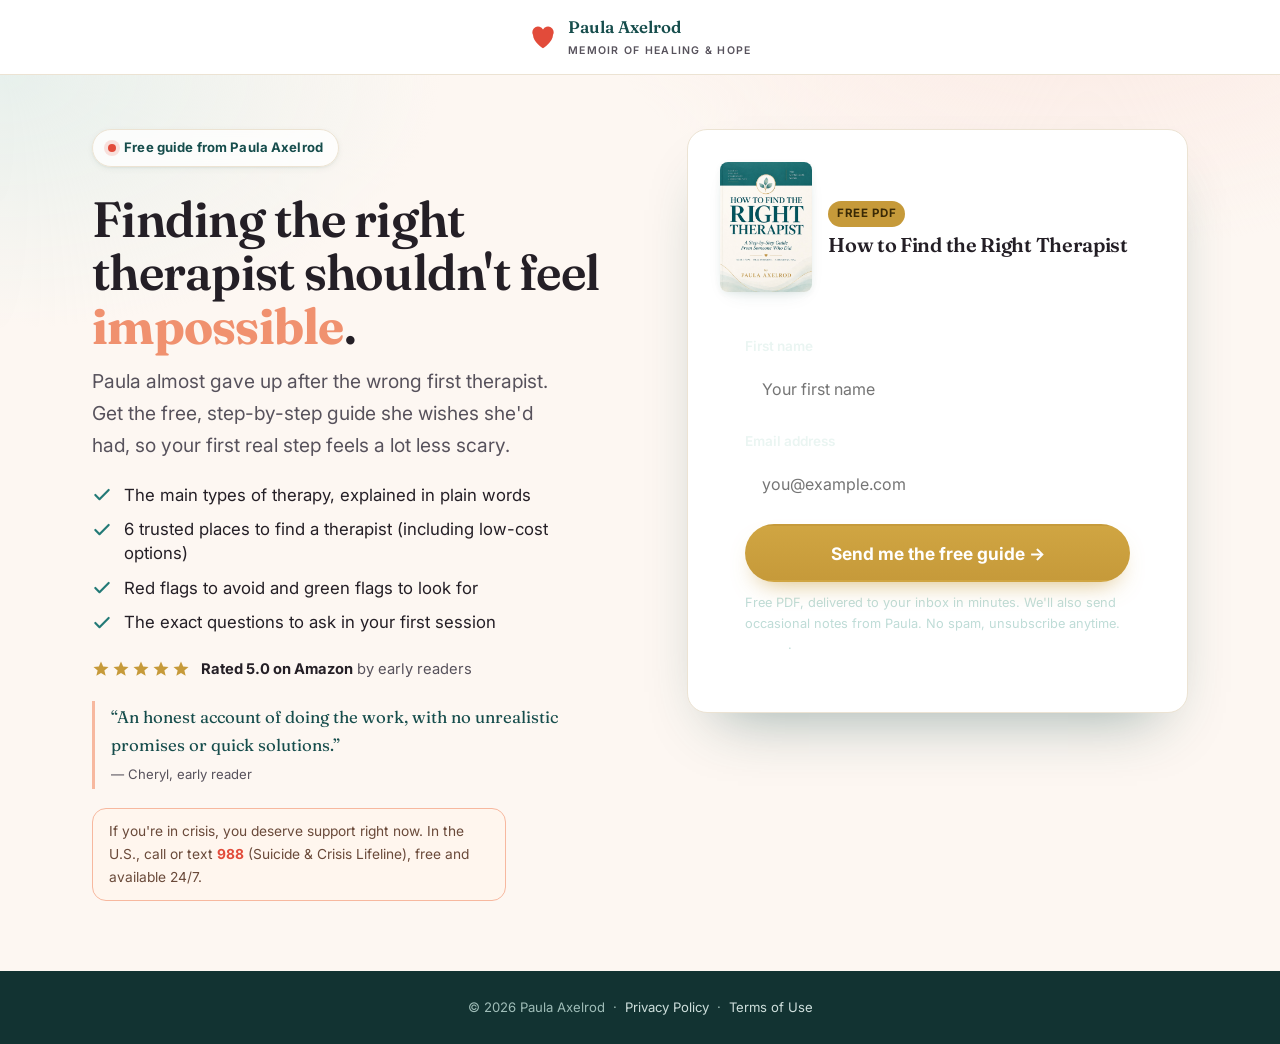
<file: lp.html>
<!DOCTYPE html>
<html lang="en">
<head>
<meta charset="UTF-8" />
<meta name="viewport" content="width=device-width, initial-scale=1" />
<title>Free Guide: How to Find the Right Therapist — Paula Axelrod</title>
<meta name="description" content="A free, step-by-step guide to finding the right therapist, from Paula Axelrod, author of Therapy Changed My Suicidal Thoughts to Self-Love." />
<meta name="theme-color" content="#1f5d5c" />
<meta name="robots" content="noindex, nofollow" />
<link rel="icon" href="data:image/svg+xml,%3Csvg xmlns='http://www.w3.org/2000/svg' viewBox='0 0 24 24'%3E%3Cpath fill='%23e0503f' d='M12 21s-8-4.9-8-10.6A4.4 4.4 0 0 1 12 6a4.4 4.4 0 0 1 8 4.4C20 16.1 12 21 12 21z'/%3E%3C/svg%3E" />
<link rel="preconnect" href="https://fonts.googleapis.com" />
<link rel="preconnect" href="https://fonts.gstatic.com" crossorigin />
<link href="https://fonts.googleapis.com/css2?family=Fraunces:opsz,wght@9..144,400;9..144,500;9..144,600;9..144,700&family=Inter:wght@400;500;600;700&family=Caveat:wght@600;700&display=swap" rel="stylesheet" />
<link rel="stylesheet" href="styles.css?v=24" />

<!-- Meta Pixel Code -->
<script>
!function(f,b,e,v,n,t,s)
{if(f.fbq)return;n=f.fbq=function(){n.callMethod?
n.callMethod.apply(n,arguments):n.queue.push(arguments)};
if(!f._fbq)f._fbq=n;n.push=n;n.loaded=!0;n.version='2.0';
n.queue=[];t=b.createElement(e);t.async=!0;
t.src=v;s=b.getElementsByTagName(e)[0];
s.parentNode.insertBefore(t,s)}(window, document,'script',
'https://connect.facebook.net/en_US/fbevents.js');
fbq('init', '1813521393015042');
fbq('track', 'PageView');
</script>
<noscript><img height="1" width="1" style="display:none"
src="https://www.facebook.com/tr?id=1813521393015042&ev=PageView&noscript=1"
/></noscript>
<!-- End Meta Pixel Code -->

<style>
  .lp-top { background: #fff; border-bottom: 1px solid var(--line); }
  .lp-top .container { display: flex; align-items: center; justify-content: center; padding: 0.9rem 16px; }
  .lp-top .brand { color: var(--teal-900); }
  .lp {
    background:
      radial-gradient(900px 480px at 85% -10%, #fbe9e3 0%, rgba(251,233,227,0) 55%),
      radial-gradient(800px 460px at 0% 0%, #e7f0ec 0%, rgba(231,240,236,0) 55%),
      #fdf7f2;
    padding: clamp(1.6rem, 5vw, 3.4rem) 0 clamp(2rem, 5vw, 3.4rem);
  }
  .lp__grid { display: grid; grid-template-columns: 1fr; gap: clamp(1.6rem, 4vw, 2.6rem); align-items: start; }
  @media (min-width: 900px) { .lp__grid { grid-template-columns: 1.05fr 0.95fr; } }
  .lp__h1 { font-family: var(--serif); font-weight: 600; font-size: clamp(2rem, 5.2vw, 3.1rem); line-height: 1.08; color: var(--ink); margin: 0.4rem 0 0.8rem; }
  .lp__h1 .hand { font-family: var(--script); color: var(--coral); }
  .lp__sub { font-size: clamp(1.05rem, 2.4vw, 1.2rem); color: var(--muted); max-width: 40ch; margin: 0 0 1.4rem; }
  .lp__bullets { list-style: none; margin: 0 0 1.4rem; padding: 0; display: grid; gap: 0.7rem; max-width: 46ch; }
  .lp__bullets li { position: relative; padding-left: 2rem; color: var(--ink); line-height: 1.4; }
  .lp__bullets svg { position: absolute; left: 0; top: 0.1rem; width: 20px; height: 20px; color: var(--teal-700, #2a7d74); }
  .lp__proof { display: flex; align-items: center; gap: 0.7rem; flex-wrap: wrap; margin-bottom: 1.2rem; }
  .lp__proof .stars { display: inline-flex; color: var(--gold, #d9a441); }
  .lp__proof .stars svg { width: 18px; height: 18px; }
  .lp__proof-txt { font-size: 0.92rem; color: var(--muted); }
  .lp__proof-txt b { color: var(--ink); }
  .lp__quote { border-left: 3px solid var(--coral-soft); padding: 0.2rem 0 0.2rem 1rem; margin: 0 0 1.2rem; color: var(--teal-900); font-family: var(--serif); font-size: 1.05rem; max-width: 44ch; }
  .lp__quote cite { display: block; font-family: var(--sans); font-style: normal; font-size: 0.82rem; color: var(--muted); margin-top: 0.3rem; }
  .lp__crisis { font-size: 0.86rem; color: #6a4a3a; background: #fff6ee; border: 1px solid var(--coral-soft); border-radius: var(--radius-sm, 12px); padding: 0.7rem 1rem; max-width: 46ch; }
  .lp__crisis strong { color: var(--rose, #e24b3a); }
  .lp__card { background: #fff; border: 1px solid var(--line); border-radius: 20px; box-shadow: var(--shadow-lg); padding: clamp(1.4rem, 3.5vw, 2rem); }
  .lp__cardhead { display: flex; align-items: center; gap: 1rem; margin-bottom: 1.1rem; }
  .lp__cardhead img { width: 92px; height: auto; border-radius: 8px; box-shadow: var(--shadow-sm); flex: 0 0 auto; }
  .lp__cardhead .freeflag { display: inline-block; background: var(--gold, #d9a441); color: #3a2a06; font-weight: 700; font-size: 0.72rem; letter-spacing: 0.06em; text-transform: uppercase; padding: 0.2rem 0.55rem; border-radius: 999px; margin-bottom: 0.4rem; }
  .lp__cardhead h2 { font-family: var(--serif); font-weight: 600; font-size: 1.25rem; line-height: 1.15; color: var(--ink); margin: 0; }
  .lp-footer { background: #123332; color: #9fbdb8; text-align: center; font-size: 0.82rem; padding: 1.6rem 16px; }
  .lp-footer a { color: #cfe0dd; }
</style>
</head>
<body>
<a class="skip-link" href="#optin">Skip to the form</a>

<header class="lp-top">
  <div class="container">
    <a class="brand" href="/">
      <svg class="mark" viewBox="0 0 24 24" aria-hidden="true"><path fill="currentColor" d="M12 21s-8-4.9-8-10.6A4.4 4.4 0 0 1 12 6a4.4 4.4 0 0 1 8 4.4C20 16.1 12 21 12 21z"/></svg>
      <span>Paula Axelrod<small>Memoir of healing &amp; hope</small></span>
    </a>
  </div>
</header>

<main class="lp">
  <div class="container lp__grid">
    <div class="lp__copy reveal">
      <span class="hero__badge"><span class="dot" aria-hidden="true"></span> Free guide from Paula Axelrod</span>
      <h1 class="lp__h1">Finding the right therapist shouldn't feel <span class="hand">impossible</span>.</h1>
      <p class="lp__sub">Paula almost gave up after the wrong first therapist. Get the free, step-by-step guide she wishes she'd had, so your first real step feels a lot less scary.</p>

      <ul class="lp__bullets">
        <li><svg viewBox="0 0 24 24" fill="none" stroke="currentColor" stroke-width="2.6" stroke-linecap="round" stroke-linejoin="round"><path d="M20 6 9 17l-5-5"/></svg> The main types of therapy, explained in plain words</li>
        <li><svg viewBox="0 0 24 24" fill="none" stroke="currentColor" stroke-width="2.6" stroke-linecap="round" stroke-linejoin="round"><path d="M20 6 9 17l-5-5"/></svg> 6 trusted places to find a therapist (including low-cost options)</li>
        <li><svg viewBox="0 0 24 24" fill="none" stroke="currentColor" stroke-width="2.6" stroke-linecap="round" stroke-linejoin="round"><path d="M20 6 9 17l-5-5"/></svg> Red flags to avoid and green flags to look for</li>
        <li><svg viewBox="0 0 24 24" fill="none" stroke="currentColor" stroke-width="2.6" stroke-linecap="round" stroke-linejoin="round"><path d="M20 6 9 17l-5-5"/></svg> The exact questions to ask in your first session</li>
      </ul>

      <div class="lp__proof">
        <span class="stars" role="img" aria-label="Rated 5 out of 5 stars">
          <svg viewBox="0 0 24 24" fill="currentColor" aria-hidden="true"><path d="M12 17.3l-6.2 3.7 1.7-7L2 9.2l7.1-.6L12 2l2.9 6.6 7.1.6-5.5 4.8 1.7 7z"/></svg><svg viewBox="0 0 24 24" fill="currentColor" aria-hidden="true"><path d="M12 17.3l-6.2 3.7 1.7-7L2 9.2l7.1-.6L12 2l2.9 6.6 7.1.6-5.5 4.8 1.7 7z"/></svg><svg viewBox="0 0 24 24" fill="currentColor" aria-hidden="true"><path d="M12 17.3l-6.2 3.7 1.7-7L2 9.2l7.1-.6L12 2l2.9 6.6 7.1.6-5.5 4.8 1.7 7z"/></svg><svg viewBox="0 0 24 24" fill="currentColor" aria-hidden="true"><path d="M12 17.3l-6.2 3.7 1.7-7L2 9.2l7.1-.6L12 2l2.9 6.6 7.1.6-5.5 4.8 1.7 7z"/></svg><svg viewBox="0 0 24 24" fill="currentColor" aria-hidden="true"><path d="M12 17.3l-6.2 3.7 1.7-7L2 9.2l7.1-.6L12 2l2.9 6.6 7.1.6-5.5 4.8 1.7 7z"/></svg>
        </span>
        <span class="lp__proof-txt"><b>Rated 5.0 on Amazon</b> by early readers</span>
      </div>

      <blockquote class="lp__quote">
        &ldquo;An honest account of doing the work, with no unrealistic promises or quick solutions.&rdquo;
        <cite>&mdash; Cheryl, early reader</cite>
      </blockquote>

      <p class="lp__crisis">If you're in crisis, you deserve support right now. In the U.S., call or text <strong>988</strong> (Suicide &amp; Crisis Lifeline), free and available 24/7.</p>
    </div>

    <aside class="lp__card reveal" id="optin">
      <div class="lp__cardhead">
        <img src="assets/lead-magnet-cover.jpg" alt="Cover of the free guide: How to Find the Right Therapist by Paula Axelrod" />
        <div>
          <span class="freeflag">Free PDF</span>
          <h2>How to Find the Right Therapist</h2>
        </div>
      </div>

      <form class="optin" id="optin-form" novalidate
            action="https://6e66ac6d.sibforms.com/v2/serve/[base64]"
            method="POST" target="brevo_target" accept-charset="utf-8">
        <div class="field">
          <label for="fname">First name</label>
          <input type="text" id="fname" name="FIRSTNAME" autocomplete="given-name" placeholder="Your first name" required />
          <span class="error" id="fname-error">Please enter your first name.</span>
        </div>
        <div class="field">
          <label for="email">Email address</label>
          <input type="email" id="email" name="EMAIL" autocomplete="email" placeholder="you@example.com" required />
          <span class="error" id="email-error">Please enter a valid email address.</span>
        </div>
        <input type="text" name="email_address_check" value="" tabindex="-1" autocomplete="off" aria-hidden="true" style="position:absolute;left:-9999px;width:1px;height:1px;opacity:0" />
        <input type="hidden" name="locale" value="en" />
        <button type="submit" class="btn btn-gold btn-lg btn-block">Send me the free guide &rarr;</button>
        <p class="fineprint">Free PDF, delivered to your inbox in minutes. We'll also send occasional notes from Paula. No spam, unsubscribe anytime. <a href="/privacy">Privacy</a>.</p>
      </form>
      <iframe name="brevo_target" title="Brevo signup" style="display:none" aria-hidden="true"></iframe>
    </aside>
  </div>
</main>

<footer class="lp-footer">
  <div class="container">
    &copy; <span id="year"></span> Paula Axelrod &nbsp;&middot;&nbsp; <a href="/privacy">Privacy Policy</a> &nbsp;&middot;&nbsp; <a href="/terms">Terms of Use</a>
  </div>
</footer>

<script src="script.js?v=22"></script>
</body>
</html>
</file>
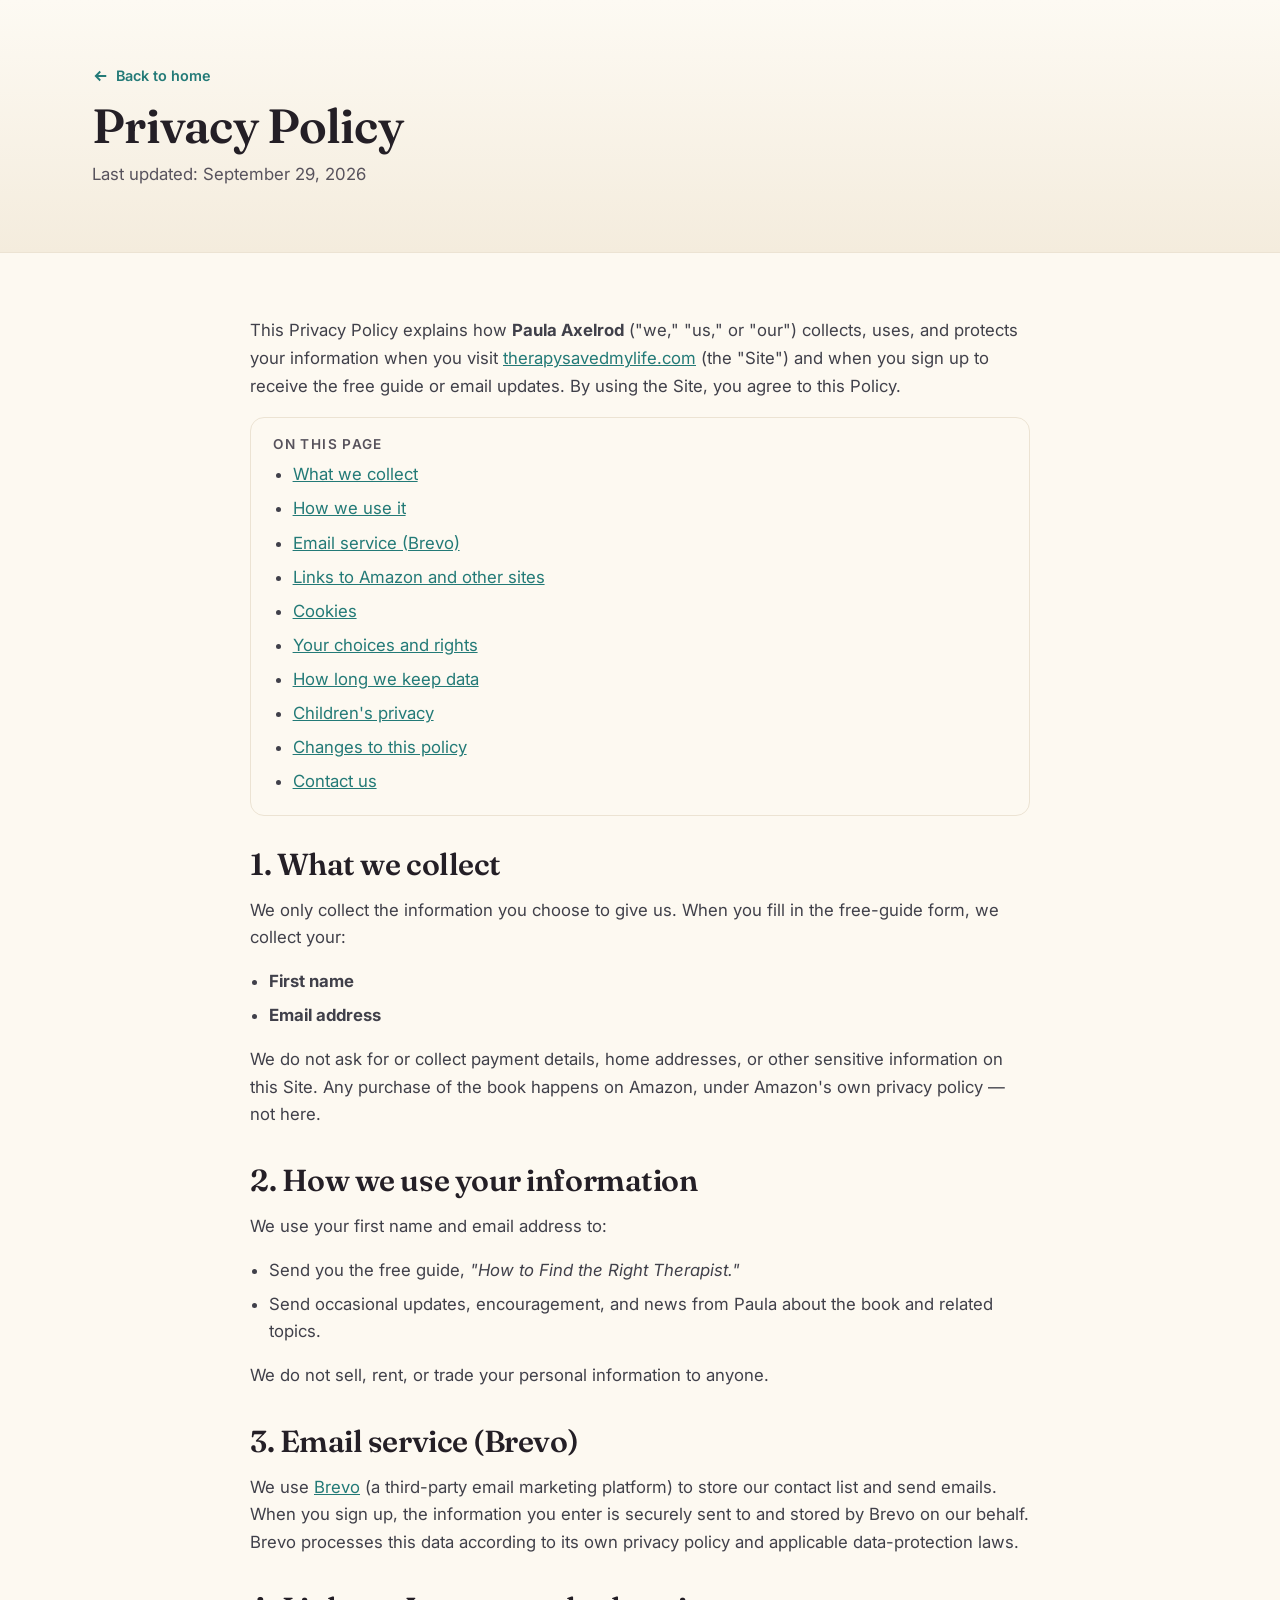
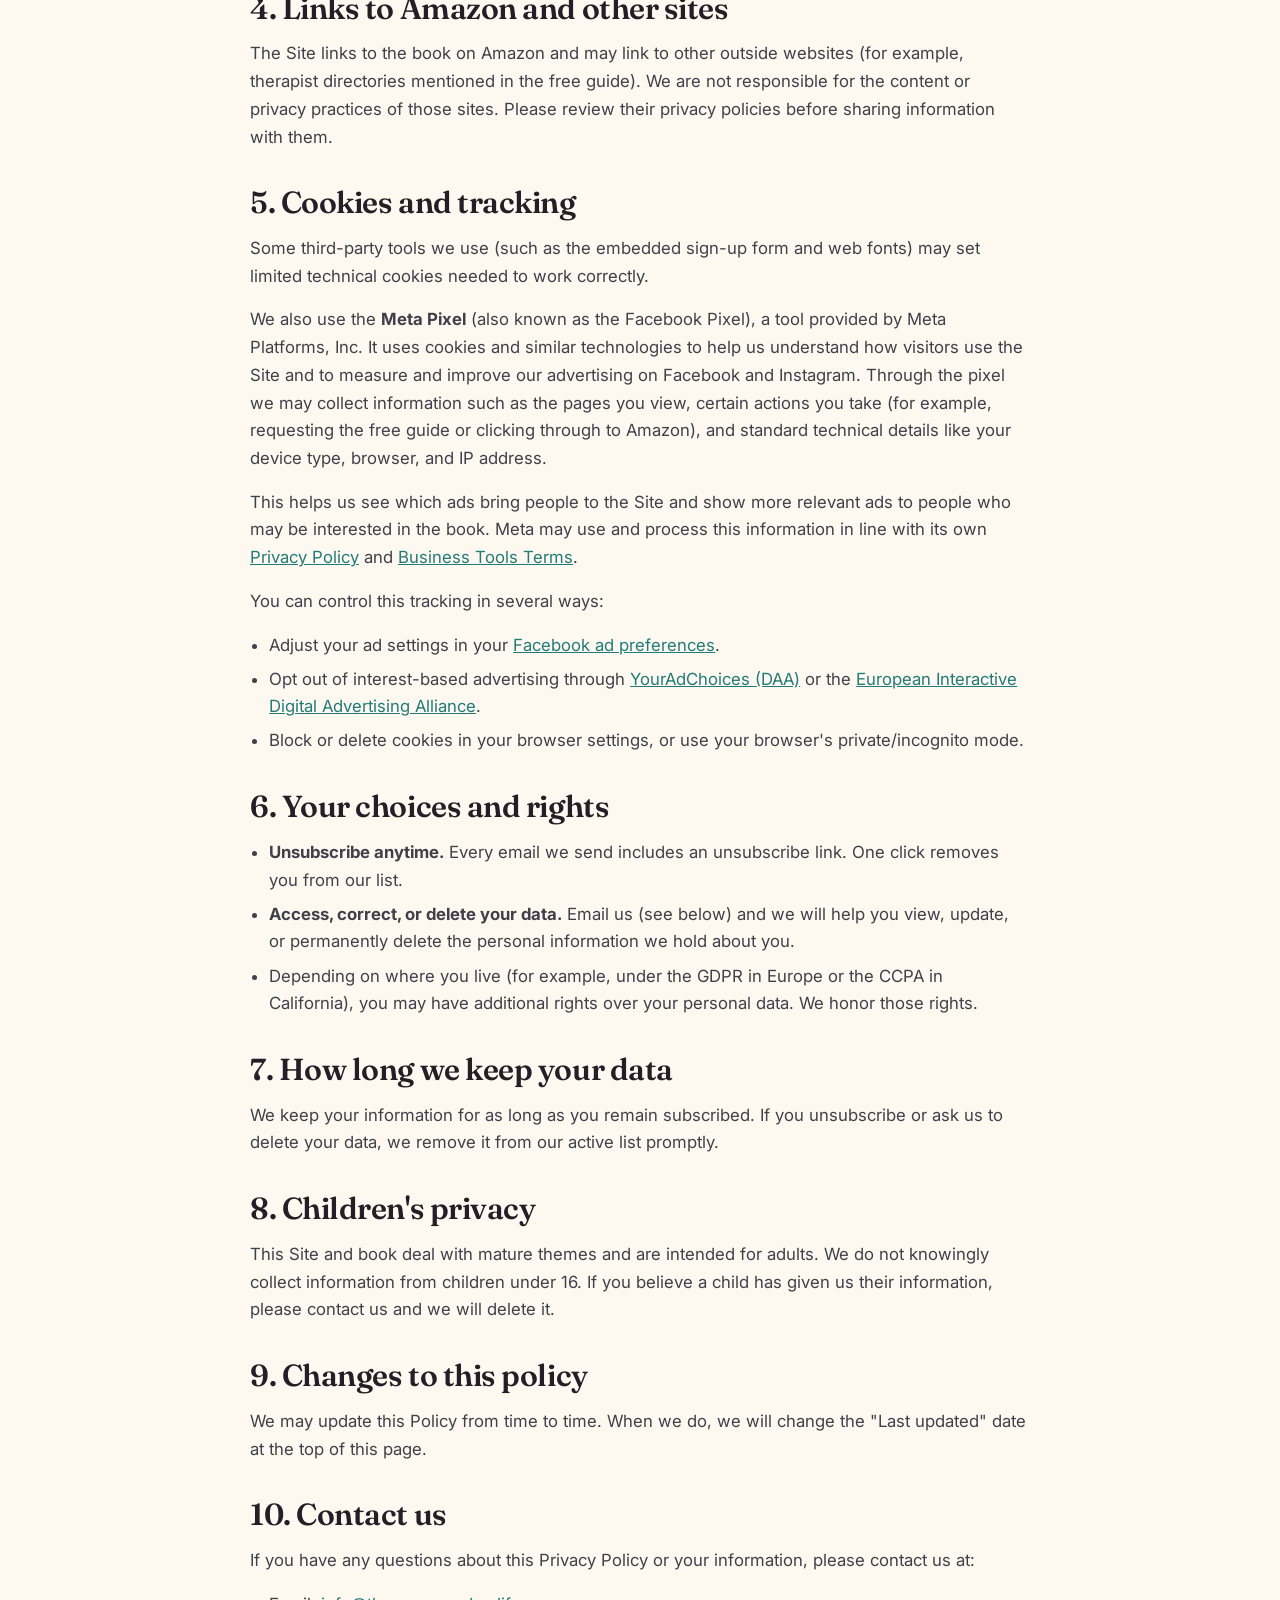
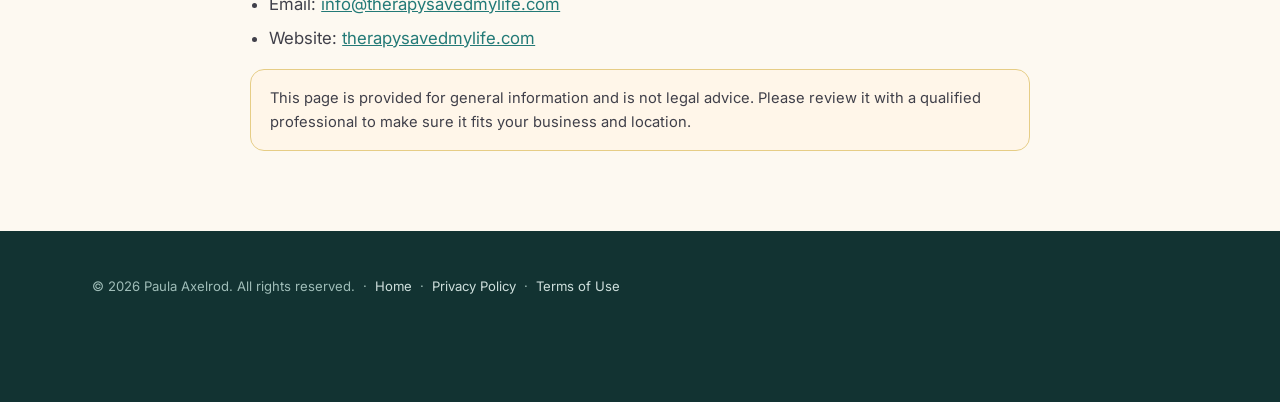
<file: privacy.html>
<!DOCTYPE html>
<html lang="en">
<head>
<meta charset="UTF-8" />
<meta name="viewport" content="width=device-width, initial-scale=1" />
<title>Privacy Policy — Paula Axelrod</title>
<meta name="description" content="Privacy Policy for the Paula Axelrod book website — how your name and email are collected and used when you request the free guide." />
<meta name="robots" content="noindex, follow" />
<link rel="icon" href="data:image/svg+xml,%3Csvg xmlns='http://www.w3.org/2000/svg' viewBox='0 0 24 24'%3E%3Cpath fill='%23e0503f' d='M12 21s-8-4.9-8-10.6A4.4 4.4 0 0 1 12 6a4.4 4.4 0 0 1 8 4.4C20 16.1 12 21 12 21z'/%3E%3C/svg%3E" />
<link rel="preconnect" href="https://fonts.googleapis.com" />
<link rel="preconnect" href="https://fonts.gstatic.com" crossorigin />
<link href="https://fonts.googleapis.com/css2?family=Fraunces:opsz,wght@9..144,400;9..144,500;9..144,600;9..144,700&family=Inter:wght@400;500;600;700&family=Caveat:wght@600;700&display=swap" rel="stylesheet" />
<link rel="stylesheet" href="styles.css?v=15" />

<!-- Meta Pixel Code -->
<script>
!function(f,b,e,v,n,t,s)
{if(f.fbq)return;n=f.fbq=function(){n.callMethod?
n.callMethod.apply(n,arguments):n.queue.push(arguments)};
if(!f._fbq)f._fbq=n;n.push=n;n.loaded=!0;n.version='2.0';
n.queue=[];t=b.createElement(e);t.async=!0;
t.src=v;s=b.getElementsByTagName(e)[0];
s.parentNode.insertBefore(t,s)}(window, document,'script',
'https://connect.facebook.net/en_US/fbevents.js');
fbq('init', '1813521393015042');
fbq('track', 'PageView');
</script>
<noscript><img height="1" width="1" style="display:none"
src="https://www.facebook.com/tr?id=1813521393015042&ev=PageView&noscript=1"
/></noscript>
<!-- End Meta Pixel Code -->
</head>
<body>
<a class="skip-link" href="#main">Skip to content</a>

<header class="legal-hero">
  <div class="container">
    <a class="legal-back" href="/">
      <svg width="18" height="18" viewBox="0 0 24 24" fill="none" stroke="currentColor" stroke-width="2.4"><path d="M19 12H5M11 6l-6 6 6 6"/></svg>
      Back to home
    </a>
    <h1>Privacy Policy</h1>
    <p>Last updated: September 29, 2026</p>
  </div>
</header>

<main id="main" class="container">
  <article class="legal-article">
    <p>This Privacy Policy explains how <strong>Paula Axelrod</strong> ("we," "us," or "our") collects, uses, and protects your information when you visit <a href="https://therapysavedmylife.com">therapysavedmylife.com</a> (the "Site") and when you sign up to receive the free guide or email updates. By using the Site, you agree to this Policy.</p>

    <div class="toc">
      <h2>On this page</h2>
      <ul>
        <li><a href="#collect">What we collect</a></li>
        <li><a href="#use">How we use it</a></li>
        <li><a href="#brevo">Email service (Brevo)</a></li>
        <li><a href="#amazon">Links to Amazon and other sites</a></li>
        <li><a href="#cookies">Cookies</a></li>
        <li><a href="#rights">Your choices and rights</a></li>
        <li><a href="#retention">How long we keep data</a></li>
        <li><a href="#children">Children's privacy</a></li>
        <li><a href="#changes">Changes to this policy</a></li>
        <li><a href="#contact">Contact us</a></li>
      </ul>
    </div>

    <h2 id="collect">1. What we collect</h2>
    <p>We only collect the information you choose to give us. When you fill in the free-guide form, we collect your:</p>
    <ul>
      <li><strong>First name</strong></li>
      <li><strong>Email address</strong></li>
    </ul>
    <p>We do not ask for or collect payment details, home addresses, or other sensitive information on this Site. Any purchase of the book happens on Amazon, under Amazon's own privacy policy — not here.</p>

    <h2 id="use">2. How we use your information</h2>
    <p>We use your first name and email address to:</p>
    <ul>
      <li>Send you the free guide, <em>"How to Find the Right Therapist."</em></li>
      <li>Send occasional updates, encouragement, and news from Paula about the book and related topics.</li>
    </ul>
    <p>We do not sell, rent, or trade your personal information to anyone.</p>

    <h2 id="brevo">3. Email service (Brevo)</h2>
    <p>We use <a href="https://www.brevo.com/legal/privacypolicy/" rel="noopener">Brevo</a> (a third-party email marketing platform) to store our contact list and send emails. When you sign up, the information you enter is securely sent to and stored by Brevo on our behalf. Brevo processes this data according to its own privacy policy and applicable data-protection laws.</p>

    <h2 id="amazon">4. Links to Amazon and other sites</h2>
    <p>The Site links to the book on Amazon and may link to other outside websites (for example, therapist directories mentioned in the free guide). We are not responsible for the content or privacy practices of those sites. Please review their privacy policies before sharing information with them.</p>

    <h2 id="cookies">5. Cookies and tracking</h2>
    <p>Some third-party tools we use (such as the embedded sign-up form and web fonts) may set limited technical cookies needed to work correctly.</p>
    <p>We also use the <strong>Meta Pixel</strong> (also known as the Facebook Pixel), a tool provided by Meta Platforms, Inc. It uses cookies and similar technologies to help us understand how visitors use the Site and to measure and improve our advertising on Facebook and Instagram. Through the pixel we may collect information such as the pages you view, certain actions you take (for example, requesting the free guide or clicking through to Amazon), and standard technical details like your device type, browser, and IP address.</p>
    <p>This helps us see which ads bring people to the Site and show more relevant ads to people who may be interested in the book. Meta may use and process this information in line with its own <a href="https://www.facebook.com/privacy/policy/" rel="noopener">Privacy Policy</a> and <a href="https://www.facebook.com/legal/terms/businesstools" rel="noopener">Business Tools Terms</a>.</p>
    <p>You can control this tracking in several ways:</p>
    <ul>
      <li>Adjust your ad settings in your <a href="https://www.facebook.com/adpreferences" rel="noopener">Facebook ad preferences</a>.</li>
      <li>Opt out of interest-based advertising through <a href="https://optout.aboutads.info" rel="noopener">YourAdChoices (DAA)</a> or the <a href="https://www.youronlinechoices.eu" rel="noopener">European Interactive Digital Advertising Alliance</a>.</li>
      <li>Block or delete cookies in your browser settings, or use your browser's private/incognito mode.</li>
    </ul>

    <h2 id="rights">6. Your choices and rights</h2>
    <ul>
      <li><strong>Unsubscribe anytime.</strong> Every email we send includes an unsubscribe link. One click removes you from our list.</li>
      <li><strong>Access, correct, or delete your data.</strong> Email us (see below) and we will help you view, update, or permanently delete the personal information we hold about you.</li>
      <li>Depending on where you live (for example, under the GDPR in Europe or the CCPA in California), you may have additional rights over your personal data. We honor those rights.</li>
    </ul>

    <h2 id="retention">7. How long we keep your data</h2>
    <p>We keep your information for as long as you remain subscribed. If you unsubscribe or ask us to delete your data, we remove it from our active list promptly.</p>

    <h2 id="children">8. Children's privacy</h2>
    <p>This Site and book deal with mature themes and are intended for adults. We do not knowingly collect information from children under 16. If you believe a child has given us their information, please contact us and we will delete it.</p>

    <h2 id="changes">9. Changes to this policy</h2>
    <p>We may update this Policy from time to time. When we do, we will change the "Last updated" date at the top of this page.</p>

    <h2 id="contact">10. Contact us</h2>
    <p>If you have any questions about this Privacy Policy or your information, please contact us at:</p>
    <ul>
      <li>Email: <a href="mailto:info@therapysavedmylife.com">info@therapysavedmylife.com</a></li>
      <li>Website: <a href="https://therapysavedmylife.com">therapysavedmylife.com</a></li>
    </ul>

    <p class="legal-note">This page is provided for general information and is not legal advice. Please review it with a qualified professional to make sure it fits your business and location.</p>
  </article>
</main>

<footer class="footer">
  <div class="container">
    <div class="legal" style="margin-top:0;border-top:none;padding-top:0">
      <p>&copy; <span id="year"></span> Paula Axelrod. All rights reserved. &nbsp;·&nbsp; <a href="/">Home</a> &nbsp;·&nbsp; <a href="/privacy">Privacy Policy</a> &nbsp;·&nbsp; <a href="/terms">Terms of Use</a></p>
    </div>
  </div>
</footer>

<script>document.getElementById('year').textContent = new Date().getFullYear();</script>
</body>
</html>
</file>
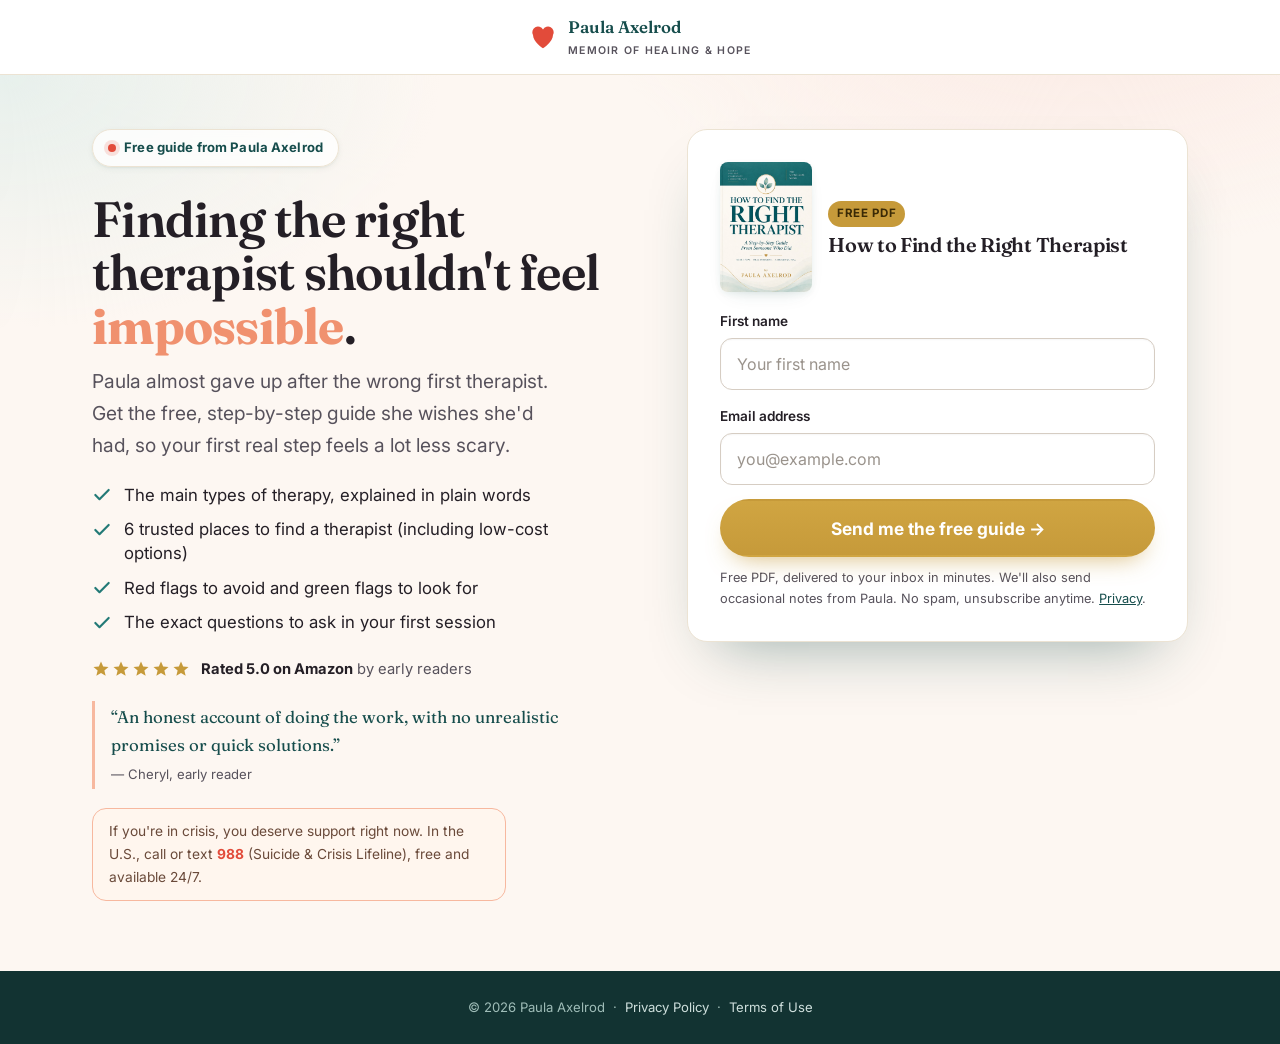
<file: right-now.html>
<!DOCTYPE html>
<html lang="en">
<head>
<meta charset="UTF-8" />
<meta name="viewport" content="width=device-width, initial-scale=1" />
<title>Free Guide: How to Find the Right Therapist — Paula Axelrod</title>
<meta name="description" content="A free, step-by-step guide to finding the right therapist, from Paula Axelrod, author of Therapy Changed My Suicidal Thoughts to Self-Love." />
<meta name="theme-color" content="#1f5d5c" />
<meta name="robots" content="noindex, nofollow" />
<link rel="icon" href="data:image/svg+xml,%3Csvg xmlns='http://www.w3.org/2000/svg' viewBox='0 0 24 24'%3E%3Cpath fill='%23e0503f' d='M12 21s-8-4.9-8-10.6A4.4 4.4 0 0 1 12 6a4.4 4.4 0 0 1 8 4.4C20 16.1 12 21 12 21z'/%3E%3C/svg%3E" />
<link rel="preconnect" href="https://fonts.googleapis.com" />
<link rel="preconnect" href="https://fonts.gstatic.com" crossorigin />
<link href="https://fonts.googleapis.com/css2?family=Fraunces:opsz,wght@9..144,400;9..144,500;9..144,600;9..144,700&family=Inter:wght@400;500;600;700&family=Caveat:wght@600;700&display=swap" rel="stylesheet" />
<link rel="stylesheet" href="styles.css?v=24" />

<!-- Meta Pixel Code -->
<script>
!function(f,b,e,v,n,t,s)
{if(f.fbq)return;n=f.fbq=function(){n.callMethod?
n.callMethod.apply(n,arguments):n.queue.push(arguments)};
if(!f._fbq)f._fbq=n;n.push=n;n.loaded=!0;n.version='2.0';
n.queue=[];t=b.createElement(e);t.async=!0;
t.src=v;s=b.getElementsByTagName(e)[0];
s.parentNode.insertBefore(t,s)}(window, document,'script',
'https://connect.facebook.net/en_US/fbevents.js');
fbq('init', '1813521393015042');
fbq('track', 'PageView');
</script>
<noscript><img height="1" width="1" style="display:none"
src="https://www.facebook.com/tr?id=1813521393015042&ev=PageView&noscript=1"
/></noscript>
<!-- End Meta Pixel Code -->

<style>
  .lp-top { background: #fff; border-bottom: 1px solid var(--line); }
  .lp-top .container { display: flex; align-items: center; justify-content: center; padding: 0.9rem 16px; }
  .lp-top .brand { color: var(--teal-900); }
  .lp {
    background:
      radial-gradient(900px 480px at 85% -10%, #fbe9e3 0%, rgba(251,233,227,0) 55%),
      radial-gradient(800px 460px at 0% 0%, #e7f0ec 0%, rgba(231,240,236,0) 55%),
      #fdf7f2;
    padding: clamp(1.6rem, 5vw, 3.4rem) 0 clamp(2rem, 5vw, 3.4rem);
  }
  .lp__grid { display: grid; grid-template-columns: 1fr; gap: clamp(1.6rem, 4vw, 2.6rem); align-items: start; }
  @media (min-width: 900px) { .lp__grid { grid-template-columns: 1.05fr 0.95fr; } }
  .lp__h1 { font-family: var(--serif); font-weight: 600; font-size: clamp(2rem, 5.2vw, 3.1rem); line-height: 1.08; color: var(--ink); margin: 0.4rem 0 0.8rem; }
  .lp__h1 .hand { font-family: var(--script); color: var(--coral); }
  .lp__sub { font-size: clamp(1.05rem, 2.4vw, 1.2rem); color: var(--muted); max-width: 40ch; margin: 0 0 1.4rem; }
  .lp__bullets { list-style: none; margin: 0 0 1.4rem; padding: 0; display: grid; gap: 0.7rem; max-width: 46ch; }
  .lp__bullets li { position: relative; padding-left: 2rem; color: var(--ink); line-height: 1.4; }
  .lp__bullets svg { position: absolute; left: 0; top: 0.1rem; width: 20px; height: 20px; color: var(--teal-700, #2a7d74); }
  .lp__proof { display: flex; align-items: center; gap: 0.7rem; flex-wrap: wrap; margin-bottom: 1.2rem; }
  .lp__proof .stars { display: inline-flex; color: var(--gold, #d9a441); }
  .lp__proof .stars svg { width: 18px; height: 18px; }
  .lp__proof-txt { font-size: 0.92rem; color: var(--muted); }
  .lp__proof-txt b { color: var(--ink); }
  .lp__quote { border-left: 3px solid var(--coral-soft); padding: 0.2rem 0 0.2rem 1rem; margin: 0 0 1.2rem; color: var(--teal-900); font-family: var(--serif); font-size: 1.05rem; max-width: 44ch; }
  .lp__quote cite { display: block; font-family: var(--sans); font-style: normal; font-size: 0.82rem; color: var(--muted); margin-top: 0.3rem; }
  .lp__crisis { font-size: 0.86rem; color: #6a4a3a; background: #fff6ee; border: 1px solid var(--coral-soft); border-radius: var(--radius-sm, 12px); padding: 0.7rem 1rem; max-width: 46ch; }
  .lp__crisis strong { color: var(--rose, #e24b3a); }
  .lp__card { background: #fff; border: 1px solid var(--line); border-radius: 20px; box-shadow: var(--shadow-lg); padding: clamp(1.4rem, 3.5vw, 2rem); }
  .lp__cardhead { display: flex; align-items: center; gap: 1rem; margin-bottom: 1.1rem; }
  .lp__cardhead img { width: 92px; height: auto; border-radius: 8px; box-shadow: var(--shadow-sm); flex: 0 0 auto; }
  .lp__cardhead .freeflag { display: inline-block; background: var(--gold, #d9a441); color: #3a2a06; font-weight: 700; font-size: 0.72rem; letter-spacing: 0.06em; text-transform: uppercase; padding: 0.2rem 0.55rem; border-radius: 999px; margin-bottom: 0.4rem; }
  .lp__cardhead h2 { font-family: var(--serif); font-weight: 600; font-size: 1.25rem; line-height: 1.15; color: var(--ink); margin: 0; }
  .lp-footer { background: #123332; color: #9fbdb8; text-align: center; font-size: 0.82rem; padding: 1.6rem 16px; }
  .lp-footer a { color: #cfe0dd; }

  /* Make the opt-in form clearly visible on the white card
     (the base .optin styles were built for the dark teal section). */
  .lp__card .optin { background: transparent; border: 0; padding: 0; backdrop-filter: none; }
  .lp__card .optin label { color: var(--ink); font-weight: 600; }
  .lp__card .optin input {
    background: #fff; border: 1.5px solid #d6cdc3; color: var(--ink);
    box-shadow: inset 0 1px 2px rgba(0,0,0,0.04);
  }
  .lp__card .optin input::placeholder { color: #9a938c; }
  .lp__card .optin input:focus-visible { border-color: #2a7d74; outline: 3px solid rgba(42,125,116,0.22); outline-offset: 1px; }
  .lp__card .optin input[aria-invalid="true"] { border-color: var(--rose, #e24b3a); box-shadow: 0 0 0 3px rgba(226,75,58,0.18); }
  .lp__card .optin .error { color: var(--rose, #e24b3a); }
  .lp__card .optin .fineprint { color: var(--muted); }
  .lp__card .optin .fineprint a { color: var(--teal-900); }
</style>
</head>
<body>
<a class="skip-link" href="#optin">Skip to the form</a>

<header class="lp-top">
  <div class="container">
    <a class="brand" href="/">
      <svg class="mark" viewBox="0 0 24 24" aria-hidden="true"><path fill="currentColor" d="M12 21s-8-4.9-8-10.6A4.4 4.4 0 0 1 12 6a4.4 4.4 0 0 1 8 4.4C20 16.1 12 21 12 21z"/></svg>
      <span>Paula Axelrod<small>Memoir of healing &amp; hope</small></span>
    </a>
  </div>
</header>

<main class="lp">
  <div class="container lp__grid">
    <div class="lp__copy reveal">
      <span class="hero__badge"><span class="dot" aria-hidden="true"></span> Free guide from Paula Axelrod</span>
      <h1 class="lp__h1">Finding the right therapist shouldn't feel <span class="hand">impossible</span>.</h1>
      <p class="lp__sub">Paula almost gave up after the wrong first therapist. Get the free, step-by-step guide she wishes she'd had, so your first real step feels a lot less scary.</p>

      <ul class="lp__bullets">
        <li><svg viewBox="0 0 24 24" fill="none" stroke="currentColor" stroke-width="2.6" stroke-linecap="round" stroke-linejoin="round"><path d="M20 6 9 17l-5-5"/></svg> The main types of therapy, explained in plain words</li>
        <li><svg viewBox="0 0 24 24" fill="none" stroke="currentColor" stroke-width="2.6" stroke-linecap="round" stroke-linejoin="round"><path d="M20 6 9 17l-5-5"/></svg> 6 trusted places to find a therapist (including low-cost options)</li>
        <li><svg viewBox="0 0 24 24" fill="none" stroke="currentColor" stroke-width="2.6" stroke-linecap="round" stroke-linejoin="round"><path d="M20 6 9 17l-5-5"/></svg> Red flags to avoid and green flags to look for</li>
        <li><svg viewBox="0 0 24 24" fill="none" stroke="currentColor" stroke-width="2.6" stroke-linecap="round" stroke-linejoin="round"><path d="M20 6 9 17l-5-5"/></svg> The exact questions to ask in your first session</li>
      </ul>

      <div class="lp__proof">
        <span class="stars" role="img" aria-label="Rated 5 out of 5 stars">
          <svg viewBox="0 0 24 24" fill="currentColor" aria-hidden="true"><path d="M12 17.3l-6.2 3.7 1.7-7L2 9.2l7.1-.6L12 2l2.9 6.6 7.1.6-5.5 4.8 1.7 7z"/></svg><svg viewBox="0 0 24 24" fill="currentColor" aria-hidden="true"><path d="M12 17.3l-6.2 3.7 1.7-7L2 9.2l7.1-.6L12 2l2.9 6.6 7.1.6-5.5 4.8 1.7 7z"/></svg><svg viewBox="0 0 24 24" fill="currentColor" aria-hidden="true"><path d="M12 17.3l-6.2 3.7 1.7-7L2 9.2l7.1-.6L12 2l2.9 6.6 7.1.6-5.5 4.8 1.7 7z"/></svg><svg viewBox="0 0 24 24" fill="currentColor" aria-hidden="true"><path d="M12 17.3l-6.2 3.7 1.7-7L2 9.2l7.1-.6L12 2l2.9 6.6 7.1.6-5.5 4.8 1.7 7z"/></svg><svg viewBox="0 0 24 24" fill="currentColor" aria-hidden="true"><path d="M12 17.3l-6.2 3.7 1.7-7L2 9.2l7.1-.6L12 2l2.9 6.6 7.1.6-5.5 4.8 1.7 7z"/></svg>
        </span>
        <span class="lp__proof-txt"><b>Rated 5.0 on Amazon</b> by early readers</span>
      </div>

      <blockquote class="lp__quote">
        &ldquo;An honest account of doing the work, with no unrealistic promises or quick solutions.&rdquo;
        <cite>&mdash; Cheryl, early reader</cite>
      </blockquote>

      <p class="lp__crisis">If you're in crisis, you deserve support right now. In the U.S., call or text <strong>988</strong> (Suicide &amp; Crisis Lifeline), free and available 24/7.</p>
    </div>

    <aside class="lp__card reveal" id="optin">
      <div class="lp__cardhead">
        <img src="assets/lead-magnet-cover.jpg" alt="Cover of the free guide: How to Find the Right Therapist by Paula Axelrod" />
        <div>
          <span class="freeflag">Free PDF</span>
          <h2>How to Find the Right Therapist</h2>
        </div>
      </div>

      <form class="optin" id="optin-form" novalidate
            action="https://6e66ac6d.sibforms.com/v2/serve/[base64]"
            method="POST" target="brevo_target" accept-charset="utf-8">
        <div class="field">
          <label for="fname">First name</label>
          <input type="text" id="fname" name="FIRSTNAME" autocomplete="given-name" placeholder="Your first name" required />
          <span class="error" id="fname-error">Please enter your first name.</span>
        </div>
        <div class="field">
          <label for="email">Email address</label>
          <input type="email" id="email" name="EMAIL" autocomplete="email" placeholder="you@example.com" required />
          <span class="error" id="email-error">Please enter a valid email address.</span>
        </div>
        <input type="text" name="email_address_check" value="" tabindex="-1" autocomplete="off" aria-hidden="true" style="position:absolute;left:-9999px;width:1px;height:1px;opacity:0" />
        <input type="hidden" name="locale" value="en" />
        <button type="submit" class="btn btn-gold btn-lg btn-block">Send me the free guide &rarr;</button>
        <p class="fineprint">Free PDF, delivered to your inbox in minutes. We'll also send occasional notes from Paula. No spam, unsubscribe anytime. <a href="/privacy">Privacy</a>.</p>
      </form>
      <iframe name="brevo_target" title="Brevo signup" style="display:none" aria-hidden="true"></iframe>
    </aside>
  </div>
</main>

<footer class="lp-footer">
  <div class="container">
    &copy; <span id="year"></span> Paula Axelrod &nbsp;&middot;&nbsp; <a href="/privacy">Privacy Policy</a> &nbsp;&middot;&nbsp; <a href="/terms">Terms of Use</a>
  </div>
</footer>

<script src="script.js?v=23"></script>
</body>
</html>
</file>
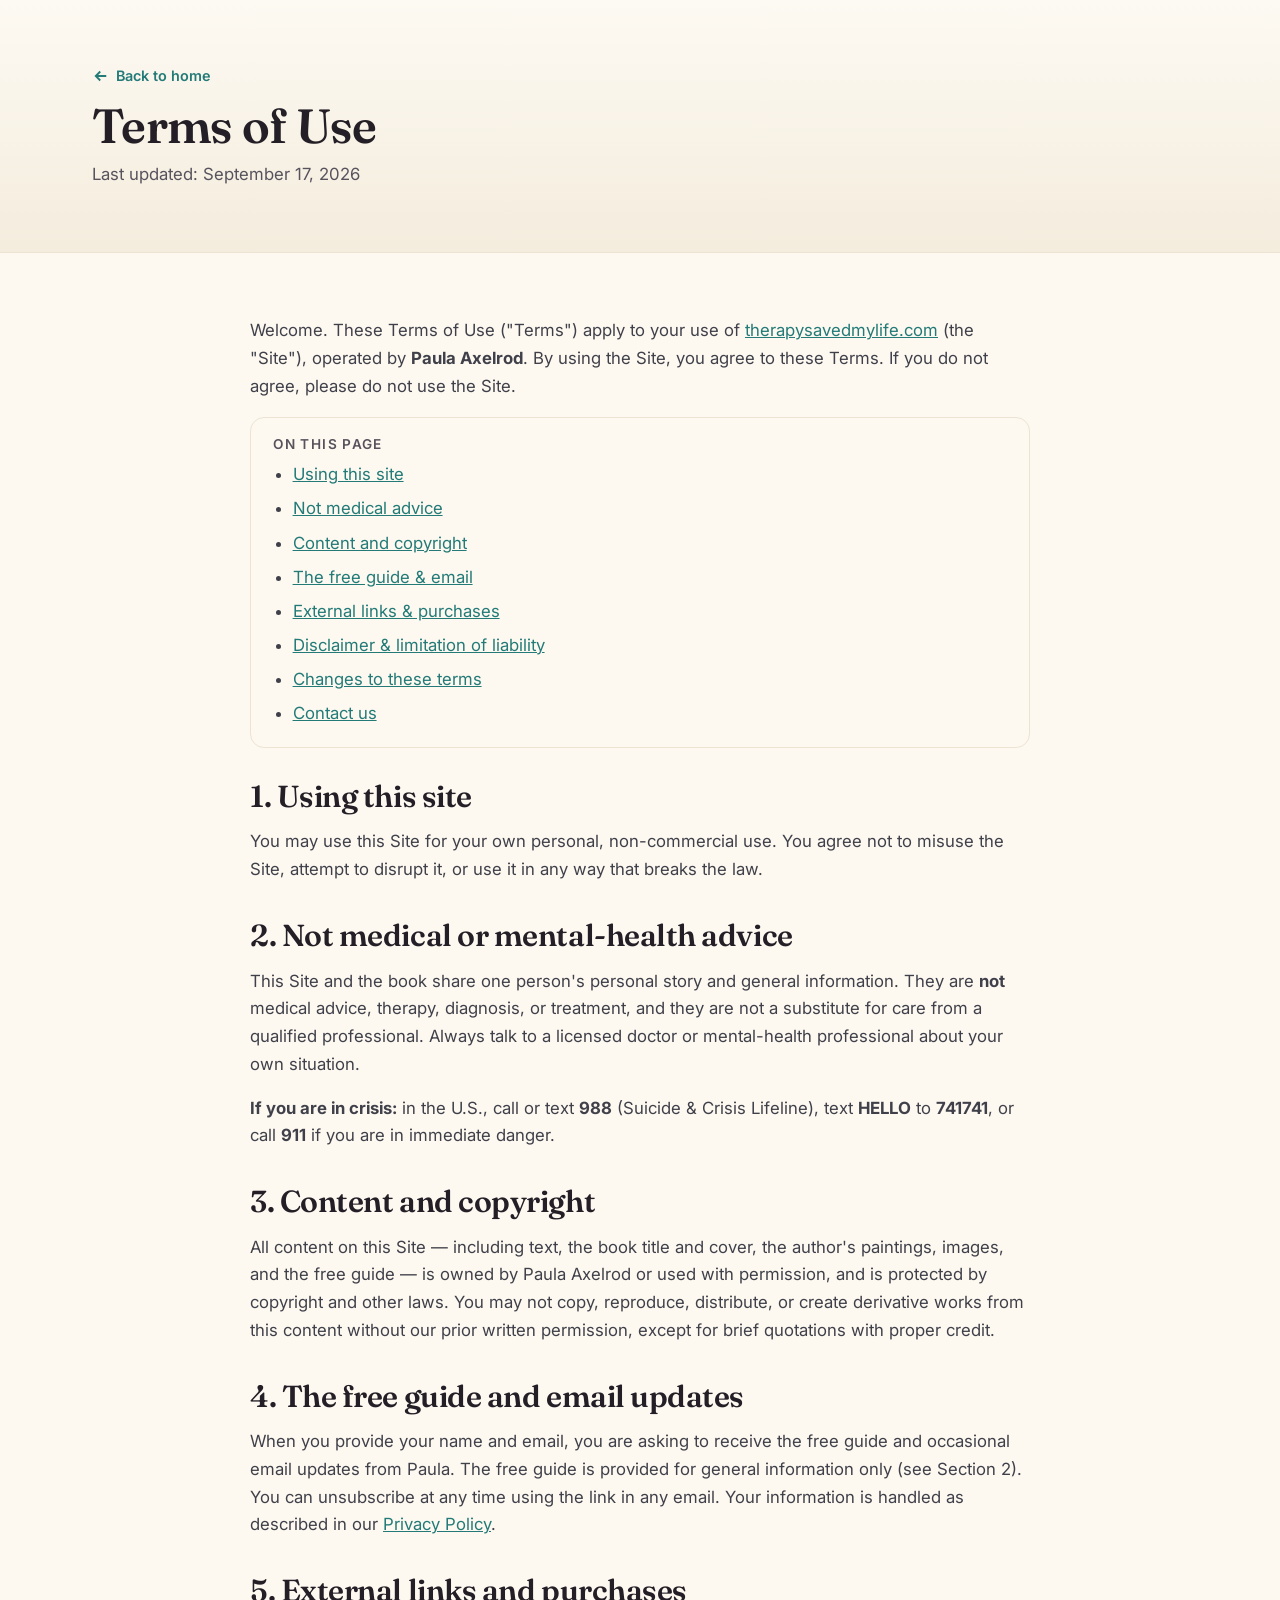
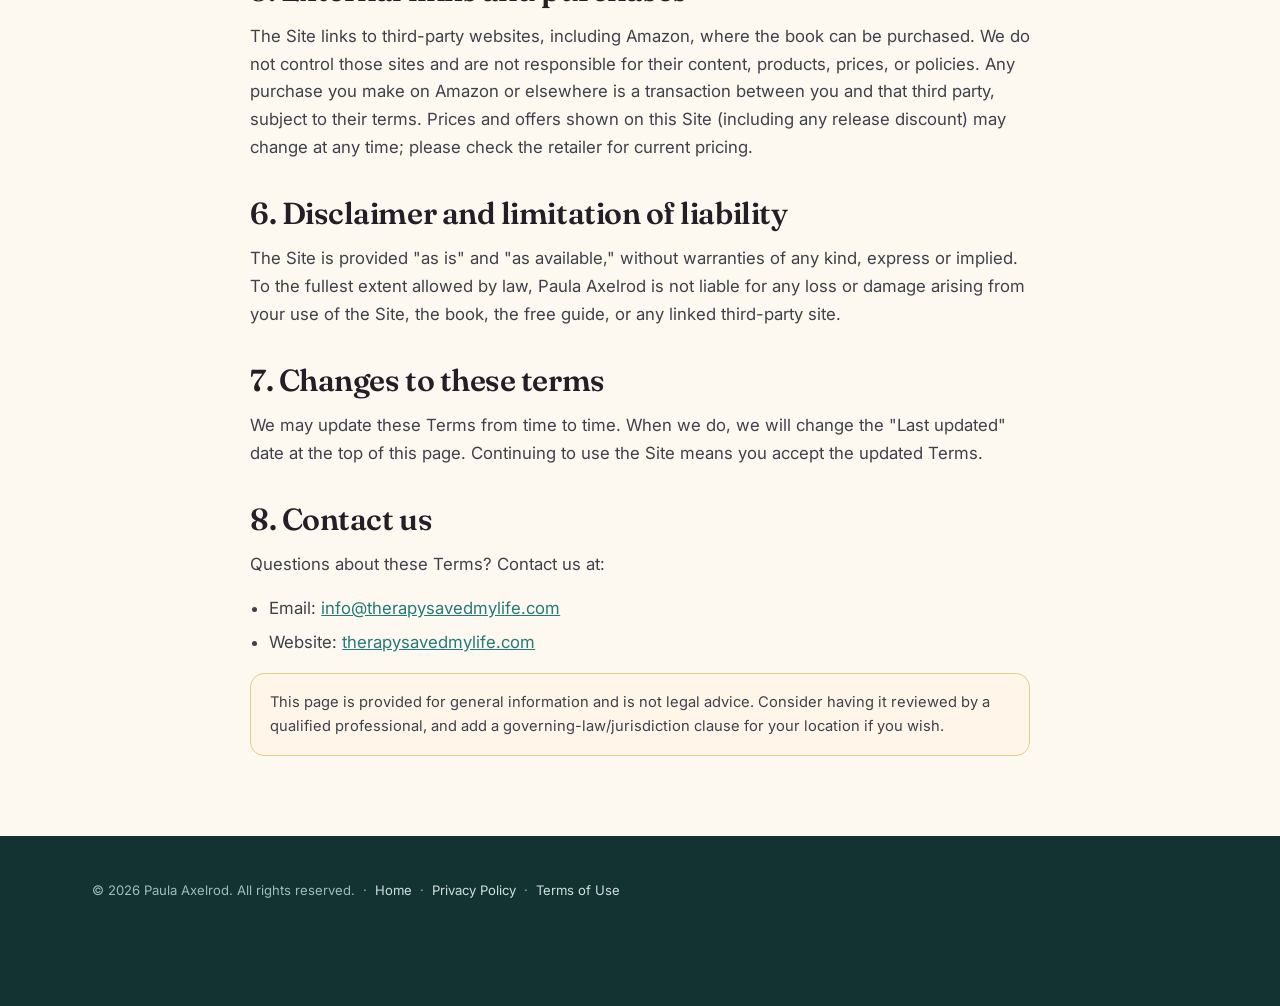
<file: terms.html>
<!DOCTYPE html>
<html lang="en">
<head>
<meta charset="UTF-8" />
<meta name="viewport" content="width=device-width, initial-scale=1" />
<title>Terms of Use — Paula Axelrod</title>
<meta name="description" content="Terms of Use for the Paula Axelrod book website, including use of content, disclaimers, and links." />
<meta name="robots" content="noindex, follow" />
<link rel="icon" href="data:image/svg+xml,%3Csvg xmlns='http://www.w3.org/2000/svg' viewBox='0 0 24 24'%3E%3Cpath fill='%23e0503f' d='M12 21s-8-4.9-8-10.6A4.4 4.4 0 0 1 12 6a4.4 4.4 0 0 1 8 4.4C20 16.1 12 21 12 21z'/%3E%3C/svg%3E" />
<link rel="preconnect" href="https://fonts.googleapis.com" />
<link rel="preconnect" href="https://fonts.gstatic.com" crossorigin />
<link href="https://fonts.googleapis.com/css2?family=Fraunces:opsz,wght@9..144,400;9..144,500;9..144,600;9..144,700&family=Inter:wght@400;500;600;700&family=Caveat:wght@600;700&display=swap" rel="stylesheet" />
<link rel="stylesheet" href="styles.css?v=15" />

<!-- Meta Pixel Code -->
<script>
!function(f,b,e,v,n,t,s)
{if(f.fbq)return;n=f.fbq=function(){n.callMethod?
n.callMethod.apply(n,arguments):n.queue.push(arguments)};
if(!f._fbq)f._fbq=n;n.push=n;n.loaded=!0;n.version='2.0';
n.queue=[];t=b.createElement(e);t.async=!0;
t.src=v;s=b.getElementsByTagName(e)[0];
s.parentNode.insertBefore(t,s)}(window, document,'script',
'https://connect.facebook.net/en_US/fbevents.js');
fbq('init', '1813521393015042');
fbq('track', 'PageView');
</script>
<noscript><img height="1" width="1" style="display:none"
src="https://www.facebook.com/tr?id=1813521393015042&ev=PageView&noscript=1"
/></noscript>
<!-- End Meta Pixel Code -->
</head>
<body>
<a class="skip-link" href="#main">Skip to content</a>

<header class="legal-hero">
  <div class="container">
    <a class="legal-back" href="/">
      <svg width="18" height="18" viewBox="0 0 24 24" fill="none" stroke="currentColor" stroke-width="2.4"><path d="M19 12H5M11 6l-6 6 6 6"/></svg>
      Back to home
    </a>
    <h1>Terms of Use</h1>
    <p>Last updated: September 17, 2026</p>
  </div>
</header>

<main id="main" class="container">
  <article class="legal-article">
    <p>Welcome. These Terms of Use ("Terms") apply to your use of <a href="https://therapysavedmylife.com">therapysavedmylife.com</a> (the "Site"), operated by <strong>Paula Axelrod</strong>. By using the Site, you agree to these Terms. If you do not agree, please do not use the Site.</p>

    <div class="toc">
      <h2>On this page</h2>
      <ul>
        <li><a href="#use">Using this site</a></li>
        <li><a href="#medical">Not medical advice</a></li>
        <li><a href="#ip">Content and copyright</a></li>
        <li><a href="#guide">The free guide &amp; email</a></li>
        <li><a href="#links">External links &amp; purchases</a></li>
        <li><a href="#liability">Disclaimer &amp; limitation of liability</a></li>
        <li><a href="#changes">Changes to these terms</a></li>
        <li><a href="#contact">Contact us</a></li>
      </ul>
    </div>

    <h2 id="use">1. Using this site</h2>
    <p>You may use this Site for your own personal, non-commercial use. You agree not to misuse the Site, attempt to disrupt it, or use it in any way that breaks the law.</p>

    <h2 id="medical">2. Not medical or mental-health advice</h2>
    <p>This Site and the book share one person's personal story and general information. They are <strong>not</strong> medical advice, therapy, diagnosis, or treatment, and they are not a substitute for care from a qualified professional. Always talk to a licensed doctor or mental-health professional about your own situation.</p>
    <p><strong>If you are in crisis:</strong> in the U.S., call or text <strong>988</strong> (Suicide &amp; Crisis Lifeline), text <strong>HELLO</strong> to <strong>741741</strong>, or call <strong>911</strong> if you are in immediate danger.</p>

    <h2 id="ip">3. Content and copyright</h2>
    <p>All content on this Site — including text, the book title and cover, the author's paintings, images, and the free guide — is owned by Paula Axelrod or used with permission, and is protected by copyright and other laws. You may not copy, reproduce, distribute, or create derivative works from this content without our prior written permission, except for brief quotations with proper credit.</p>

    <h2 id="guide">4. The free guide and email updates</h2>
    <p>When you provide your name and email, you are asking to receive the free guide and occasional email updates from Paula. The free guide is provided for general information only (see Section 2). You can unsubscribe at any time using the link in any email. Your information is handled as described in our <a href="/privacy">Privacy Policy</a>.</p>

    <h2 id="links">5. External links and purchases</h2>
    <p>The Site links to third-party websites, including Amazon, where the book can be purchased. We do not control those sites and are not responsible for their content, products, prices, or policies. Any purchase you make on Amazon or elsewhere is a transaction between you and that third party, subject to their terms. Prices and offers shown on this Site (including any release discount) may change at any time; please check the retailer for current pricing.</p>

    <h2 id="liability">6. Disclaimer and limitation of liability</h2>
    <p>The Site is provided "as is" and "as available," without warranties of any kind, express or implied. To the fullest extent allowed by law, Paula Axelrod is not liable for any loss or damage arising from your use of the Site, the book, the free guide, or any linked third-party site.</p>

    <h2 id="changes">7. Changes to these terms</h2>
    <p>We may update these Terms from time to time. When we do, we will change the "Last updated" date at the top of this page. Continuing to use the Site means you accept the updated Terms.</p>

    <h2 id="contact">8. Contact us</h2>
    <p>Questions about these Terms? Contact us at:</p>
    <ul>
      <li>Email: <a href="mailto:info@therapysavedmylife.com">info@therapysavedmylife.com</a></li>
      <li>Website: <a href="https://therapysavedmylife.com">therapysavedmylife.com</a></li>
    </ul>

    <p class="legal-note">This page is provided for general information and is not legal advice. Consider having it reviewed by a qualified professional, and add a governing-law/jurisdiction clause for your location if you wish.</p>
  </article>
</main>

<footer class="footer">
  <div class="container">
    <div class="legal" style="margin-top:0;border-top:none;padding-top:0">
      <p>&copy; <span id="year"></span> Paula Axelrod. All rights reserved. &nbsp;·&nbsp; <a href="/">Home</a> &nbsp;·&nbsp; <a href="/privacy">Privacy Policy</a> &nbsp;·&nbsp; <a href="/terms">Terms of Use</a></p>
    </div>
  </div>
</footer>

<script>document.getElementById('year').textContent = new Date().getFullYear();</script>
</body>
</html>
</file>
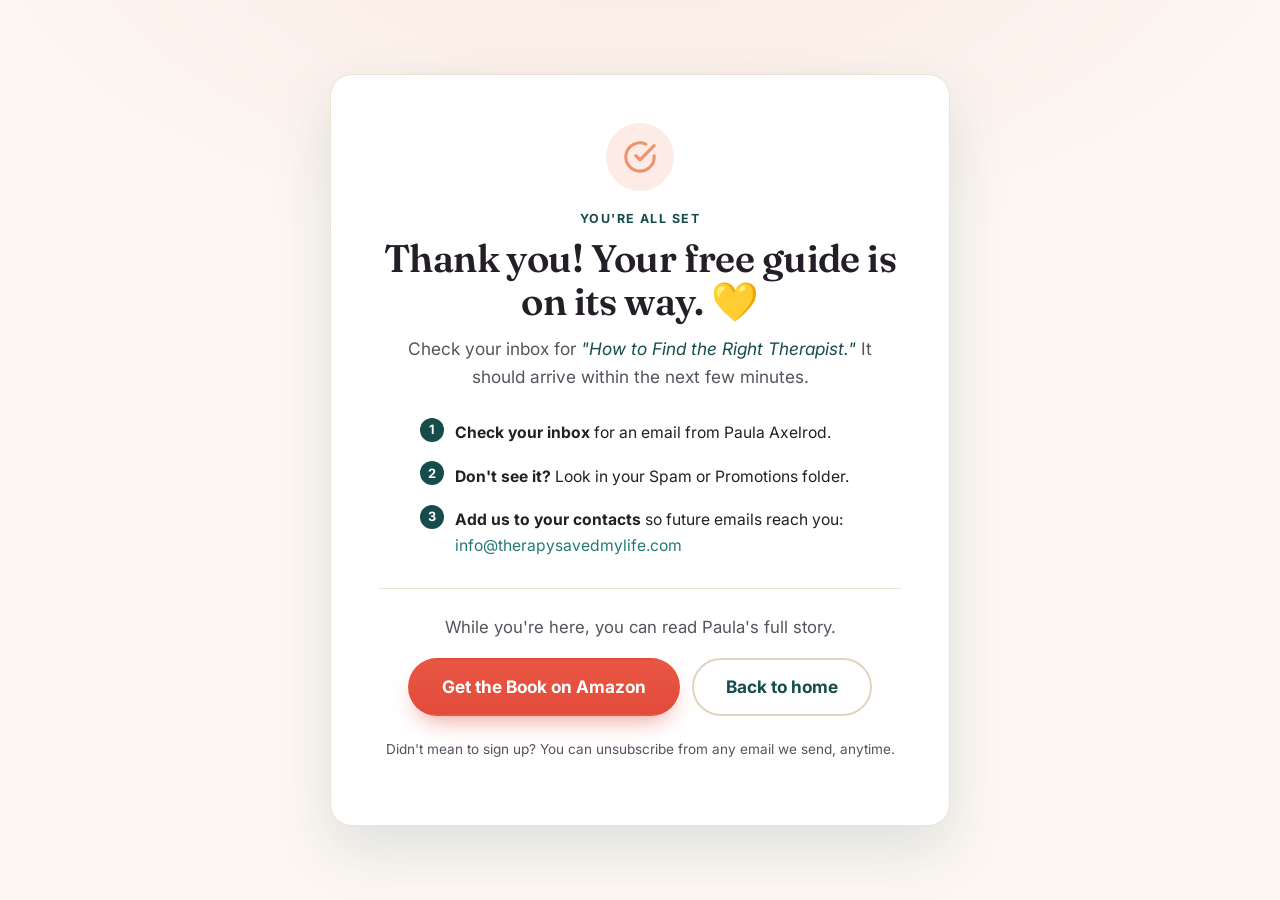
<file: thank-you.html>
<!DOCTYPE html>
<html lang="en">
<head>
<meta charset="UTF-8" />
<meta name="viewport" content="width=device-width, initial-scale=1" />
<title>Thank You — Paula Axelrod</title>
<meta name="description" content="Thank you for requesting the free guide. Check your inbox for How to Find the Right Therapist." />
<meta name="robots" content="noindex, nofollow" />
<link rel="icon" href="data:image/svg+xml,%3Csvg xmlns='http://www.w3.org/2000/svg' viewBox='0 0 24 24'%3E%3Cpath fill='%23e0503f' d='M12 21s-8-4.9-8-10.6A4.4 4.4 0 0 1 12 6a4.4 4.4 0 0 1 8 4.4C20 16.1 12 21 12 21z'/%3E%3C/svg%3E" />
<link rel="preconnect" href="https://fonts.googleapis.com" />
<link rel="preconnect" href="https://fonts.gstatic.com" crossorigin />
<link href="https://fonts.googleapis.com/css2?family=Fraunces:opsz,wght@9..144,400;9..144,500;9..144,600;9..144,700&family=Inter:wght@400;500;600;700&family=Caveat:wght@600;700&display=swap" rel="stylesheet" />
<link rel="stylesheet" href="styles.css?v=19" />

<!-- Meta Pixel Code -->
<script>
!function(f,b,e,v,n,t,s)
{if(f.fbq)return;n=f.fbq=function(){n.callMethod?
n.callMethod.apply(n,arguments):n.queue.push(arguments)};
if(!f._fbq)f._fbq=n;n.push=n;n.loaded=!0;n.version='2.0';
n.queue=[];t=b.createElement(e);t.async=!0;
t.src=v;s=b.getElementsByTagName(e)[0];
s.parentNode.insertBefore(t,s)}(window, document,'script',
'https://connect.facebook.net/en_US/fbevents.js');
fbq('init', '1813521393015042');
fbq('track', 'PageView');
// Note: the Lead conversion fires at form-submit time (see script.js),
// so it is intentionally NOT tracked again here, to avoid double-counting.
</script>
<noscript><img height="1" width="1" style="display:none"
src="https://www.facebook.com/tr?id=1813521393015042&ev=PageView&noscript=1"
/></noscript>
<!-- End Meta Pixel Code -->

<style>
  .ty-wrap {
    min-height: 100vh; display: flex; align-items: center; justify-content: center;
    padding: clamp(1.5rem, 5vw, 3rem) 16px;
    background: radial-gradient(1200px 600px at 50% -10%, #fbe9e3 0%, rgba(251,233,227,0) 60%), #fdf7f2;
  }
  .ty-card {
    background: #fff; border: 1px solid var(--line, #ece3dc); border-radius: 22px;
    box-shadow: 0 24px 60px rgba(31,93,92,0.14); max-width: 620px; width: 100%;
    padding: clamp(1.8rem, 5vw, 3rem); text-align: center;
  }
  .ty-badge {
    width: 68px; height: 68px; margin: 0 auto 1.1rem; border-radius: 50%;
    display: grid; place-items: center; background: #fdebe6; color: var(--coral, #e0503f);
  }
  .ty-badge svg { width: 34px; height: 34px; }
  .ty-eyebrow {
    text-transform: uppercase; letter-spacing: .12em; font-size: .78rem; font-weight: 700;
    color: var(--teal-900, #1f5d5c); margin: 0 0 .5rem;
  }
  .ty-card h1 {
    font-family: var(--serif, "Fraunces", Georgia, serif); font-weight: 600;
    font-size: clamp(1.7rem, 5vw, 2.4rem); line-height: 1.12; color: var(--ink, #241f26);
    margin: 0 0 .7rem;
  }
  .ty-lead { font-size: 1.08rem; color: var(--muted, #6a6470); margin: 0 auto 1.6rem; max-width: 46ch; }
  .ty-lead em { color: var(--teal-900, #1f5d5c); font-style: italic; }
  .ty-steps {
    text-align: left; max-width: 440px; margin: 0 auto 1.6rem; padding: 0; list-style: none;
    display: grid; gap: .7rem;
  }
  .ty-steps li {
    position: relative; padding: .2rem 0 .2rem 2.2rem; color: var(--ink, #241f26); font-size: .98rem;
  }
  .ty-steps li .n {
    position: absolute; left: 0; top: .05rem; width: 1.5rem; height: 1.5rem; border-radius: 50%;
    background: var(--teal-900, #1f5d5c); color: #fff; font-size: .8rem; font-weight: 700;
    display: grid; place-items: center;
  }
  .ty-divider { height: 1px; background: var(--line, #ece3dc); margin: 1.6rem 0; }
  .ty-more { color: var(--muted, #6a6470); margin: 0 0 1rem; }
  .ty-cta { display: flex; flex-wrap: wrap; gap: .8rem; justify-content: center; }
  .ty-note { margin-top: 1.4rem; font-size: .85rem; color: var(--muted, #6a6470); }
  .ty-note a { color: var(--teal-900, #1f5d5c); }
</style>
</head>
<body>
<div class="ty-wrap">
  <main class="ty-card" role="main">
    <div class="ty-badge" aria-hidden="true">
      <svg viewBox="0 0 24 24" fill="none" stroke="currentColor" stroke-width="2.2" stroke-linecap="round" stroke-linejoin="round"><path d="M22 11.08V12a10 10 0 1 1-5.93-9.14"/><path d="m9 11 3 3L22 4"/></svg>
    </div>
    <p class="ty-eyebrow">You're all set</p>
    <h1>Thank you! Your free guide is on its way. 💛</h1>
    <p class="ty-lead">Check your inbox for <em>"How to Find the Right Therapist."</em> It should arrive within the next few minutes.</p>

    <ol class="ty-steps">
      <li><span class="n" aria-hidden="true">1</span><strong>Check your inbox</strong> for an email from Paula Axelrod.</li>
      <li><span class="n" aria-hidden="true">2</span><strong>Don't see it?</strong> Look in your Spam or Promotions folder.</li>
      <li><span class="n" aria-hidden="true">3</span><strong>Add us to your contacts</strong> so future emails reach you: <a href="mailto:info@therapysavedmylife.com">info@therapysavedmylife.com</a></li>
    </ol>

    <div class="ty-divider"></div>

    <p class="ty-more">While you're here, you can read Paula's full story.</p>
    <div class="ty-cta">
      <a class="btn btn-primary btn-lg" href="https://a.co/d/03tNwajn" target="_blank" rel="noopener" id="ty-amazon">Get the Book on Amazon</a>
      <a class="btn btn-outline btn-lg" href="/">Back to home</a>
    </div>

    <p class="ty-note">Didn't mean to sign up? You can unsubscribe from any email we send, anytime.</p>
  </main>
</div>

<script>
  // Keep the exit popup from re-appearing for someone who already signed up.
  try { localStorage.setItem("pa_subscribed", "1"); } catch (e) {}
  // Fire the Amazon-click conversion here too, for parity with the main page.
  (function () {
    var a = document.getElementById("ty-amazon");
    if (a) a.addEventListener("click", function () {
      try { if (typeof window.fbq === "function") {
        window.fbq("track", "InitiateCheckout", { content_name: "Therapy Changed My Suicidal Thoughts to Self-Love", content_type: "product", currency: "USD" });
      } } catch (e) {}
    });
  })();
</script>
</body>
</html>
</file>
<file: styles.css>
/* =========================================================
   Therapy Changed My Suicidal Thoughts to Self-Love!
   Landing page — Paula Axelrod
   Modern, warm, conversion-focused design system.
   Palette from the book cover (watercolor rainbow heart)
   and the lead-magnet cover (pine teal + gold).
   ========================================================= */

:root {
  /* Brand colors */
  --ink: #241f26;
  --ink-soft: #57525c;
  --teal-900: #164d4c;
  --teal-800: #1a5b59;
  --teal-700: #237a77;
  --teal-500: #37a0a4;
  --sky: #7bb8dd;
  --coral: #f0916f;
  --coral-soft: #f7b89f;
  --rose: #e24b3a;
  --rose-dark: #c53c2d;
  --plum: #7c5ca6;
  --gold: #c69a3a;
  --gold-soft: #e6cd86;

  /* Surfaces */
  --cream: #fdf9f1;
  --cream-2: #f6efe1;
  --paper: #ffffff;
  --line: #ece3d3;
  --line-strong: #e0d5c0;

  /* Semantic */
  --bg: var(--cream);
  --text: var(--ink);
  --muted: var(--ink-soft);

  /* Type */
  --serif: "Fraunces", Georgia, "Times New Roman", serif;
  --sans: "Inter", system-ui, -apple-system, "Segoe UI", Roboto, sans-serif;
  --hand: "Caveat", "Segoe Script", cursive;

  /* Rhythm */
  --maxw: 1160px;
  --section-y: clamp(3.75rem, 8vw, 7rem);
  --radius-xl: 28px;
  --radius: 20px;
  --radius-sm: 14px;

  /* Shadows (layered, soft) */
  --shadow-xs: 0 1px 2px rgba(22, 77, 76, 0.06), 0 2px 6px rgba(22, 77, 76, 0.06);
  --shadow-sm: 0 2px 6px rgba(22, 77, 76, 0.06), 0 8px 20px -12px rgba(22, 77, 76, 0.22);
  --shadow: 0 10px 24px -12px rgba(22, 77, 76, 0.30), 0 24px 48px -24px rgba(22, 77, 76, 0.28);
  --shadow-lg: 0 30px 60px -30px rgba(22, 77, 76, 0.45);
  --shadow-cta: 0 12px 24px -10px rgba(226, 75, 58, 0.6);
}

/* ---------- Reset / base ---------- */
* { box-sizing: border-box; }
html { scroll-behavior: smooth; -webkit-text-size-adjust: 100%; scroll-padding-top: 84px; }
@media (prefers-reduced-motion: reduce) {
  html { scroll-behavior: auto; }
  *, *::before, *::after { animation-duration: 0.001ms !important; animation-iteration-count: 1 !important; transition-duration: 0.001ms !important; }
}

body {
  margin: 0;
  font-family: var(--sans);
  color: var(--text);
  background: var(--bg);
  line-height: 1.65;
  font-size: 1.05rem;
  -webkit-font-smoothing: antialiased;
  text-rendering: optimizeLegibility;
  overflow-x: hidden;
}

img { max-width: 100%; height: auto; display: block; }
a { color: var(--teal-700); text-decoration: none; }
a:hover { text-decoration: underline; }

h1, h2, h3, h4 {
  font-family: var(--serif);
  font-weight: 600;
  line-height: 1.1;
  color: var(--ink);
  margin: 0 0 0.5em;
  font-optical-sizing: auto;
  letter-spacing: -0.015em;
}
h2 { font-size: clamp(2rem, 4.6vw, 3.15rem); }
h3 { font-size: clamp(1.2rem, 2.4vw, 1.5rem); letter-spacing: -0.01em; }
p { margin: 0 0 1rem; }

.container { width: 100%; max-width: var(--maxw); margin-inline: auto; padding-inline: clamp(1.1rem, 4vw, 2rem); }
.narrow { max-width: 760px; }

/* ---------- Accessibility helpers ---------- */
.skip-link {
  position: absolute; left: -999px; top: 0; z-index: 999;
  background: var(--teal-900); color: #fff; padding: 0.75rem 1.25rem; border-radius: 0 0 10px 0;
}
.skip-link:focus { left: 0; }
:focus-visible { outline: 3px solid var(--teal-500); outline-offset: 3px; border-radius: 8px; }
.hide { display: none !important; }

/* ---------- Shared bits ---------- */
.eyebrow {
  display: inline-flex; align-items: center; gap: 0.5rem;
  font-family: var(--sans);
  text-transform: uppercase;
  letter-spacing: 0.16em;
  font-size: 0.76rem;
  font-weight: 700;
  color: var(--teal-700);
  margin: 0 0 0.9rem;
}
.eyebrow::before {
  content: ""; width: 22px; height: 2px; border-radius: 2px;
  background: linear-gradient(90deg, var(--coral), var(--gold));
}
.section-head .eyebrow { display: inline-flex; }
.hand { font-family: var(--hand); font-weight: 700; }
.rose { color: var(--rose); }
.teal { color: var(--teal-700); }
.center { text-align: center; }
.lead { font-size: clamp(1.08rem, 2.2vw, 1.28rem); color: var(--muted); }

.section { padding-block: var(--section-y); position: relative; }
.section-head { max-width: 720px; margin: 0 auto clamp(2rem, 5vw, 3.4rem); text-align: center; }
.section-head .eyebrow { justify-content: center; }
.section-head p { color: var(--muted); font-size: 1.1rem; }

/* ---------- Buttons ---------- */
.btn {
  position: relative; overflow: hidden;
  display: inline-flex; align-items: center; justify-content: center; gap: 0.55rem;
  font-family: var(--sans); font-weight: 700; font-size: 1.02rem; line-height: 1;
  padding: 1rem 1.6rem; border-radius: 999px; border: 2px solid transparent;
  cursor: pointer; text-align: center;
  transition: transform .18s ease, box-shadow .18s ease, background-color .18s ease, color .18s ease, border-color .18s ease;
  text-decoration: none;
}
.btn:hover { text-decoration: none; transform: translateY(-2px); }
.btn:active { transform: translateY(0); }
.btn svg { flex: 0 0 auto; }
/* subtle shine sweep */
.btn::after {
  content: ""; position: absolute; top: 0; left: -120%; width: 60%; height: 100%;
  background: linear-gradient(100deg, transparent, rgba(255,255,255,0.35), transparent);
  transform: skewX(-18deg); transition: left .6s ease; pointer-events: none;
}
.btn:hover::after { left: 130%; }
@media (prefers-reduced-motion: reduce) { .btn::after { display: none; } }

.btn-primary { background: linear-gradient(180deg, #ea5644, var(--rose)); color: #fff; box-shadow: var(--shadow-cta); }
.btn-primary:hover { background: linear-gradient(180deg, #e24b3a, var(--rose-dark)); box-shadow: 0 16px 30px -10px rgba(226,75,58,0.7); }

.btn-teal { background: var(--teal-700); color: #fff; box-shadow: 0 12px 24px -12px rgba(35, 122, 119, 0.7); }
.btn-teal:hover { background: var(--teal-900); }

.btn-gold { background: linear-gradient(180deg, #d0a542, var(--gold)); color: #fff; box-shadow: 0 12px 24px -12px rgba(198, 154, 58, 0.7); }
.btn-gold:hover { background: #a8842f; }

.btn-outline { background: transparent; color: var(--teal-900); border-color: var(--line-strong); }
.btn-outline:hover { background: #fff; border-color: var(--teal-700); color: var(--teal-900); box-shadow: var(--shadow-sm); }

.btn-ghost-light { background: rgba(255,255,255,0.14); color: #fff; border-color: rgba(255,255,255,0.55); }
.btn-ghost-light:hover { background: #fff; color: var(--rose-dark); }

.btn-lg { font-size: 1.08rem; padding: 1.15rem 2rem; }
.btn-block { width: 100%; }
.btn__sub { display: block; font-weight: 500; font-size: 0.74rem; opacity: 0.9; margin-top: 2px; }
.btn-note { display: block; font-size: 0.85rem; color: var(--muted); margin-top: 0.7rem; }

/* ---------- Announcement ribbon ---------- */
.ribbon {
  background: linear-gradient(90deg, var(--teal-900), var(--teal-700) 55%, var(--teal-800));
  color: #fff; text-align: center; font-size: 0.9rem; font-weight: 600;
  padding: 0.6rem 1rem; letter-spacing: 0.01em; position: relative; z-index: 2;
}
.ribbon strong { color: var(--gold-soft); }

/* ---------- Header / nav ---------- */
.topbar {
  position: sticky; top: 0; z-index: 60;
  background: rgba(253, 249, 241, 0.82);
  backdrop-filter: saturate(150%) blur(12px);
  -webkit-backdrop-filter: saturate(150%) blur(12px);
  border-bottom: 1px solid transparent;
  transition: border-color .25s ease, box-shadow .25s ease, background-color .25s ease;
}
.topbar.is-scrolled { border-bottom-color: var(--line); box-shadow: 0 6px 20px -16px rgba(22,77,76,0.5); }
.topbar__inner { display: flex; align-items: center; justify-content: space-between; gap: 1rem; min-height: 66px; }
.brand { display: flex; align-items: center; gap: 0.6rem; font-family: var(--serif); font-weight: 600; color: var(--ink); font-size: 1.05rem; }
.brand:hover { text-decoration: none; }
.brand .mark { width: 30px; height: 30px; color: var(--rose); flex: 0 0 auto; }
.brand small { display: block; font-family: var(--sans); font-size: 0.66rem; letter-spacing: 0.12em; text-transform: uppercase; color: var(--muted); font-weight: 600; }

.topnav { display: none; align-items: center; gap: 1.6rem; }
.topnav a { color: var(--ink-soft); font-weight: 600; font-size: 0.95rem; position: relative; }
.topnav a::after {
  content: ""; position: absolute; left: 0; bottom: -6px; width: 0; height: 2px; border-radius: 2px;
  background: linear-gradient(90deg, var(--coral), var(--gold)); transition: width .2s ease;
}
.topnav a:hover { color: var(--ink); text-decoration: none; }
.topnav a:hover::after { width: 100%; }
@media (min-width: 900px) { .topnav { display: flex; } }

.topbar__cta { display: none; padding: 0.7rem 1.2rem; font-size: 0.92rem; }
@media (min-width: 620px) { .topbar__cta { display: inline-flex; } }

/* ---------- HERO ---------- */
.hero {
  position: relative;
  background: linear-gradient(180deg, #fdfaf3 0%, #f7f0e2 100%);
  overflow: hidden;
  isolation: isolate;
}
/* soft animated blobs */
.hero__blob { position: absolute; border-radius: 50%; filter: blur(60px); opacity: 0.55; z-index: -1; pointer-events: none; }
.hero__blob.b1 { width: 460px; height: 460px; top: -140px; right: -80px; background: radial-gradient(circle, rgba(123,184,221,0.75), transparent 70%); animation: float1 18s ease-in-out infinite; }
.hero__blob.b2 { width: 420px; height: 420px; bottom: -160px; left: -100px; background: radial-gradient(circle, rgba(240,145,111,0.6), transparent 70%); animation: float2 22s ease-in-out infinite; }
.hero__blob.b3 { width: 360px; height: 360px; top: 40%; left: 45%; background: radial-gradient(circle, rgba(230,205,134,0.55), transparent 70%); animation: float1 26s ease-in-out infinite; }
@keyframes float1 { 0%,100% { transform: translate(0,0); } 50% { transform: translate(-24px, 26px); } }
@keyframes float2 { 0%,100% { transform: translate(0,0); } 50% { transform: translate(28px, -22px); } }
@media (prefers-reduced-motion: reduce) { .hero__blob { animation: none !important; } }

.hero__grid {
  display: grid; grid-template-columns: 1fr; gap: clamp(2rem, 5vw, 3.5rem);
  padding-block: clamp(2.5rem, 6vw, 4.75rem);
  align-items: center;
}
@media (min-width: 940px) { .hero__grid { grid-template-columns: 1.05fr 0.95fr; } }

.hero__badge {
  display: inline-flex; align-items: center; gap: 0.5rem;
  background: rgba(255,255,255,0.75); border: 1px solid var(--line); color: var(--teal-900);
  font-size: 0.82rem; font-weight: 700; letter-spacing: 0.01em;
  padding: 0.45rem 0.95rem; border-radius: 999px; box-shadow: var(--shadow-xs); margin-bottom: 1.2rem;
  backdrop-filter: blur(6px);
}
.hero__badge .dot { width: 8px; height: 8px; border-radius: 50%; background: var(--rose); box-shadow: 0 0 0 4px rgba(226,75,58,0.16); }

.hero h1 {
  font-size: clamp(2.3rem, 5.8vw, 3.9rem);
  margin-bottom: 0.7rem;
}
.hero h1 .hand { font-family: var(--hand); color: var(--rose); font-weight: 700; font-size: 1.16em; line-height: 0.9; }
.hero__sub { font-size: clamp(1.05rem, 2.3vw, 1.28rem); color: var(--muted); max-width: 36ch; margin-bottom: 1.5rem; }

.hero__cta { display: flex; flex-wrap: wrap; gap: 0.8rem; align-items: center; }
.hero__microtrust { margin: 0.7rem 0 0; font-size: 0.85rem; color: var(--muted); line-height: 1.4; max-width: 34rem; }
.hero__microtrust em { font-style: italic; color: var(--teal-900); }

/* social proof cluster */
.hero__proof { display: flex; align-items: center; gap: 0.85rem; margin-top: 1.5rem; flex-wrap: wrap; }
.avatars { display: inline-flex; }
.avatar {
  width: 40px; height: 40px; border-radius: 50%; margin-left: -12px; border: 3px solid var(--cream);
  display: grid; place-content: center; color: #fff; font-weight: 700; font-size: 0.85rem; font-family: var(--sans);
  box-shadow: var(--shadow-xs);
}
.avatar:first-child { margin-left: 0; }
.a1 { background: linear-gradient(135deg, var(--teal-700), var(--teal-500)); }
.a2 { background: linear-gradient(135deg, var(--coral), var(--rose)); }
.a3 { background: linear-gradient(135deg, var(--plum), #9b7fc4); }
.a4 { background: linear-gradient(135deg, var(--gold), var(--gold-soft)); color: #4a3a10; }
.hero__proof-txt { font-size: 0.9rem; color: var(--muted); line-height: 1.35; }
.hero__proof-txt b { color: var(--ink); }
.hero__proof-txt .stars { display: inline-flex; vertical-align: -3px; }

/* price hook line */
.hero__pricehook {
  display: inline-flex; align-items: center; gap: 0.55rem; margin-top: 1.4rem;
  background: rgba(255,255,255,0.7); border: 1px solid var(--line); border-radius: 12px;
  padding: 0.6rem 0.85rem; font-size: 0.92rem; color: var(--ink); font-weight: 600;
}
.hero__pricehook .pill {
  background: var(--rose); color: #fff; font-size: 0.72rem; font-weight: 800; letter-spacing: 0.04em;
  text-transform: uppercase; padding: 0.2rem 0.5rem; border-radius: 6px;
}
.hero__pricehook .from { color: var(--muted); font-weight: 500; }

/* Hero book visual */
.hero__art { position: relative; display: grid; place-items: center; min-height: 340px; }
.book-visual { position: relative; width: min(78%, 350px); z-index: 2; filter: drop-shadow(0 44px 60px rgba(22,77,76,0.4)); transition: transform .4s ease; }
.book-visual:hover { transform: translateY(-6px) rotate(-1deg); }
.book-visual img { border-radius: 8px; }
.hero__offerchip {
  position: absolute; z-index: 3; right: 1%; bottom: 6%;
  background: linear-gradient(150deg, #ef5c48, var(--rose-dark)); color: #fff; border-radius: 50%;
  width: clamp(92px, 12vw, 122px); height: clamp(92px, 12vw, 122px);
  display: grid; place-content: center; text-align: center; line-height: 1.05;
  box-shadow: var(--shadow); transform: rotate(-8deg);
  border: 4px solid #fff;
}
.hero__offerchip b { font-size: clamp(1.6rem, 3vw, 2.1rem); font-family: var(--serif); display: block; }
.hero__offerchip span { font-size: 0.68rem; font-weight: 700; letter-spacing: 0.08em; text-transform: uppercase; }

/* Fallback cover */
.cover-fallback {
  aspect-ratio: 5/7; width: min(78%, 340px); border-radius: 10px; overflow: hidden;
  background:
    radial-gradient(120% 90% at 80% 12%, rgba(123,184,221,0.5), transparent 55%),
    radial-gradient(120% 90% at 10% 30%, rgba(240,145,111,0.55), transparent 55%),
    linear-gradient(180deg, #eef6f1, #f6efe1);
  display: grid; place-content: center; padding: 1.5rem; text-align: center; gap: 0.5rem;
  box-shadow: var(--shadow-lg); border: 1px solid var(--line);
}
.cover-fallback .heart { width: 66%; margin: 0 auto 0.5rem; color: var(--rose); }
.cover-fallback strong { font-family: var(--serif); font-size: 1.45rem; color: var(--teal-700); line-height: 1.1; }
.cover-fallback em { font-family: var(--hand); font-size: 1.9rem; color: var(--rose); font-style: normal; }
.cover-fallback small { letter-spacing: 0.2em; text-transform: uppercase; font-size: 0.7rem; color: var(--plum); font-weight: 700; }

/* ---------- Value strip ---------- */
.valuestrip { background: var(--paper); border-top: 1px solid var(--line); border-bottom: 1px solid var(--line); }
.valuestrip .container { display: grid; grid-template-columns: 1fr; gap: 0.6rem; padding-block: 1.4rem; }
@media (min-width: 640px) { .valuestrip .container { grid-template-columns: repeat(3, 1fr); gap: 1.2rem; } }
.value { display: flex; align-items: center; gap: 0.75rem; justify-content: center; text-align: left; }
.value .vi { flex: 0 0 auto; width: 42px; height: 42px; border-radius: 12px; display: grid; place-content: center; color: #fff; }
.value b { display: block; font-family: var(--serif); font-size: 1.02rem; color: var(--ink); line-height: 1.1; }
.value span { font-size: 0.86rem; color: var(--muted); }

/* ---------- Quote marquee ---------- */
.quotestrip { background: var(--teal-900); color: #fff; overflow: hidden; padding-block: 0.9rem; }
.marquee { display: flex; gap: 2.5rem; width: max-content; animation: marquee 26s linear infinite; }
.marquee span { display: inline-flex; align-items: center; gap: 0.7rem; font-family: var(--serif); font-style: italic; font-size: 1.05rem; white-space: nowrap; color: #eaf5f2; }
.marquee span::before { content: "★"; color: var(--gold-soft); font-style: normal; }
@keyframes marquee { from { transform: translateX(0); } to { transform: translateX(-50%); } }
.quotestrip:hover .marquee { animation-play-state: paused; }
@media (prefers-reduced-motion: reduce) { .marquee { animation: none; flex-wrap: wrap; width: auto; justify-content: center; } }

/* ---------- Story ---------- */
.story { background: var(--paper); }
.story__grid { display: grid; grid-template-columns: 1fr; gap: clamp(1.8rem, 4vw, 3.2rem); align-items: center; }
@media (min-width: 900px) { .story__grid { grid-template-columns: 0.82fr 1.18fr; } }
.story__pullquote {
  font-family: var(--serif); font-size: clamp(1.5rem, 3vw, 2.15rem); line-height: 1.24;
  color: var(--teal-900); position: relative; padding-left: 1.3rem; margin: 0;
  border-left: 4px solid var(--coral); font-weight: 500;
}
.story__body p { font-size: 1.08rem; }
.story__body p:first-of-type::first-letter {
  font-family: var(--serif); font-size: 3.5rem; line-height: 0.8; float: left;
  padding: 0.1em 0.12em 0 0; color: var(--rose); font-weight: 600;
}
.story__signoff { font-family: var(--hand); font-size: 1.9rem; color: var(--plum); margin-top: 0.6rem; }

/* ---------- For you ---------- */
.foryou { background: linear-gradient(180deg, #f2f7f3, #edf3ee); }
.cards { display: grid; grid-template-columns: 1fr; gap: 1rem; }
@media (min-width: 640px) { .cards { grid-template-columns: 1fr 1fr; } }
@media (min-width: 980px) { .cards.cards-3 { grid-template-columns: repeat(3, 1fr); } }
.card {
  background: #fff; border: 1px solid var(--line); border-radius: var(--radius);
  padding: 1.5rem 1.4rem; box-shadow: var(--shadow-sm);
  display: flex; gap: 0.9rem; align-items: flex-start;
  transition: transform .2s ease, box-shadow .2s ease, border-color .2s ease;
}
.card:hover { transform: translateY(-4px); box-shadow: var(--shadow); border-color: var(--coral-soft); }
.card .tick {
  flex: 0 0 auto; width: 36px; height: 36px; border-radius: 50%;
  background: linear-gradient(135deg, rgba(55,160,164,0.16), rgba(240,145,111,0.16)); color: var(--teal-700);
  display: grid; place-content: center; font-size: 1rem;
}
.card p { margin: 0; color: var(--ink); font-weight: 500; }

/* ---------- Trailer ---------- */
.trailer { background: linear-gradient(180deg, #ffffff, #f4efe9); }
.videoframe {
  position: relative; max-width: 900px; margin: 0 auto; aspect-ratio: 16 / 9;
  border-radius: var(--radius); overflow: hidden; box-shadow: var(--shadow-lg);
  background: radial-gradient(900px 460px at 50% -15%, #246d6b, #123332);
}
.videoframe video { position: absolute; inset: 0; width: 100%; height: 100%; display: block; object-fit: contain; background: #000; border: 0; }
.videoframe__play {
  position: absolute; inset: 0; width: 100%; height: 100%; border: 0; cursor: pointer;
  display: flex; flex-direction: column; align-items: center; justify-content: center; gap: 1rem;
  background: transparent; color: #fff;
}
.videoframe__play::before { content: ""; position: absolute; inset: 0; background: radial-gradient(60% 60% at 50% 45%, rgba(0,0,0,0.04), rgba(0,0,0,0.34)); }
.playbtn {
  position: relative; width: 84px; height: 84px; border-radius: 50%; display: grid; place-items: center;
  background: var(--coral); color: #fff; box-shadow: 0 16px 36px rgba(226,75,58,0.5);
  transition: transform 0.2s ease;
}
.playbtn svg { width: 32px; height: 32px; margin-left: 4px; }
.videoframe__play:hover .playbtn { transform: scale(1.08); }
.videoframe__label { position: relative; font-weight: 600; font-size: 1rem; text-shadow: 0 1px 10px rgba(0,0,0,0.45); }
.videoframe.is-playing .videoframe__play { display: none; }

/* ---------- Where to get it (store cards) ---------- */
.stores__grid { display: grid; grid-template-columns: 1fr; gap: 0.9rem; max-width: 720px; margin: 0 auto; }
@media (min-width: 640px) { .stores__grid { grid-template-columns: 1fr 1fr; } }
.storecard {
  display: flex; align-items: center; gap: 0.9rem; text-decoration: none;
  background: #fff; border: 1px solid var(--line); border-radius: var(--radius);
  padding: 0.9rem 1.1rem; box-shadow: var(--shadow-sm);
  transition: transform 0.18s ease, box-shadow 0.18s ease, border-color 0.18s ease;
}
.storecard:hover { transform: translateY(-2px); box-shadow: var(--shadow); border-color: var(--coral-soft); }
.storecard__ico { flex: 0 0 auto; width: 46px; height: 46px; border-radius: 12px; display: grid; place-items: center; background: var(--b, #333); color: #fff; }
.storecard__ico svg { width: 24px; height: 24px; }
.storecard__txt { display: flex; flex-direction: column; line-height: 1.2; }
.storecard__txt b { color: var(--ink); font-size: 1.05rem; }
.storecard__txt small { color: var(--muted); font-size: 0.85rem; }
.storecard__go { margin-left: auto; color: var(--muted); font-weight: 700; font-size: 1.1rem; transition: transform 0.18s ease, color 0.18s ease; }
.storecard:hover .storecard__go { color: var(--coral); transform: translateX(3px); }

/* ---------- Young people today ---------- */
.today { background: linear-gradient(180deg, #fdf4ec, #fbeee4); }
.today__grid { display: grid; grid-template-columns: 1fr; gap: 1.1rem; margin-bottom: clamp(2rem, 5vw, 3rem); }
@media (min-width: 760px) { .today__grid { grid-template-columns: repeat(3, 1fr); } }
.voice {
  position: relative; margin: 0; background: #fff; border: 1px solid var(--line);
  border-radius: var(--radius); padding: 1.6rem 1.5rem 1.4rem; box-shadow: var(--shadow-sm);
  border-top: 4px solid var(--coral);
}
.voice p { font-family: var(--serif); font-size: 1.18rem; line-height: 1.3; color: var(--teal-900); margin: 0 0 0.7rem; }
.voice cite { font-style: normal; font-size: 0.92rem; color: var(--muted); display: block; }
.today__note { max-width: 720px; margin: 0 auto; text-align: center; }
.today__note > p { font-size: clamp(1.1rem, 2.4vw, 1.35rem); color: var(--ink); }
.today__note strong { color: var(--rose); }
.today__cta { display: flex; flex-wrap: wrap; gap: 0.8rem; justify-content: center; margin: 1.4rem 0 0.4rem; }
.today__crisis {
  margin: 1.4rem auto 0; max-width: 620px; font-size: 0.9rem; color: #6a4a3a;
  background: #fff6ee; border: 1px solid var(--coral-soft); border-radius: var(--radius-sm); padding: 0.8rem 1.1rem;
}
.today__crisis strong { color: var(--rose); }

/* ---------- Discover ---------- */
.discover { background: var(--paper); }
.feature-grid { display: grid; grid-template-columns: 1fr; gap: 1.2rem; }
@media (min-width: 720px) { .feature-grid { grid-template-columns: 1fr 1fr; } }
@media (min-width: 1000px) { .feature-grid { grid-template-columns: repeat(3, 1fr); } }
.feature {
  padding: 1.7rem; border-radius: var(--radius); background: var(--cream);
  border: 1px solid var(--line); transition: transform .2s ease, box-shadow .2s ease;
}
.feature:hover { transform: translateY(-4px); box-shadow: var(--shadow); }
.feature__icon {
  width: 48px; height: 48px; border-radius: 14px; display: grid; place-content: center;
  color: #fff; margin-bottom: 0.9rem; box-shadow: var(--shadow-xs);
}
.feature h3 { margin-bottom: 0.35rem; }
.feature p { margin: 0; color: var(--muted); font-size: 1rem; }
.ic-teal { background: linear-gradient(135deg, var(--teal-700), var(--teal-500)); }
.ic-coral { background: linear-gradient(135deg, var(--coral), var(--rose)); }
.ic-plum { background: linear-gradient(135deg, var(--plum), #9b7fc4); }
.ic-gold { background: linear-gradient(135deg, var(--gold), var(--gold-soft)); }
.ic-sky { background: linear-gradient(135deg, var(--sky), var(--teal-500)); }
.ic-rose { background: linear-gradient(135deg, #ef5c48, var(--rose)); }

/* ---------- Star rating ---------- */
.stars { display: inline-flex; gap: 2px; color: var(--gold); line-height: 0; }
.stars svg { width: 18px; height: 18px; }
.stars.sm svg { width: 15px; height: 15px; }

/* ---------- Reviews ---------- */
.reviews { background: linear-gradient(180deg, #f7f0e2, #f3ecdc); }
.reviews__summary {
  display: inline-flex; flex-wrap: wrap; align-items: center; gap: 0.4rem 0.8rem;
  justify-content: center; margin: 0.7rem 0 0;
  background: #fff; border: 1px solid var(--line); border-radius: 999px;
  padding: 0.5rem 1.1rem; box-shadow: var(--shadow-xs); color: var(--muted); font-size: 0.96rem;
}
.reviews__summary b { color: var(--ink); }
.reviews__grid { display: grid; grid-template-columns: 1fr; gap: 1.1rem; }
@media (min-width: 760px) { .reviews__grid { grid-template-columns: 1fr 1fr; } }

.review {
  background: #fff; border: 1px solid var(--line); border-radius: var(--radius);
  padding: 1.7rem; box-shadow: var(--shadow-sm); display: flex; flex-direction: column;
  transition: transform .2s ease, box-shadow .2s ease;
}
.review:hover { transform: translateY(-4px); box-shadow: var(--shadow); }
.review__top { display: flex; align-items: center; justify-content: space-between; gap: 1rem; margin-bottom: 0.7rem; }
.review__quotemark { font-family: var(--serif); font-size: 2.6rem; line-height: 0.5; color: var(--coral-soft); }
.review h3 { font-size: 1.18rem; margin: 0 0 0.5rem; color: var(--teal-900); }
.review p { color: var(--ink); font-size: 1rem; margin: 0 0 1.2rem; }
.review__by { margin-top: auto; display: flex; align-items: center; gap: 0.7rem; font-size: 0.88rem; color: var(--muted); flex-wrap: wrap; }
.review__avatar { width: 38px; height: 38px; border-radius: 50%; display: grid; place-content: center; color: #fff; font-weight: 700; font-size: 0.9rem; flex: 0 0 auto; }
.review__who { display: flex; flex-direction: column; }
.review__by .name { font-weight: 700; color: var(--ink); }
.review__tags { display: inline-flex; align-items: center; gap: 0.4rem 0.6rem; flex-wrap: wrap; }
.review__verified { display: inline-flex; align-items: center; gap: 0.3rem; color: var(--teal-700); font-weight: 600; }
.review__verified svg { flex: 0 0 auto; }
.review__meta { color: var(--muted); }
.reviews__disclaimer { text-align: center; color: var(--muted); font-size: 0.82rem; margin-top: 1.6rem; }

/* hero star line (kept for compatibility) */
.hero__stars { display: inline-flex; align-items: center; gap: 0.5rem; color: var(--muted); font-size: 0.92rem; font-weight: 600; }

/* ---------- Book showcase ---------- */
.showcase { background: linear-gradient(180deg, #edf3ee, #e6ede8); }
.showcase__grid { display: grid; grid-template-columns: 1fr; gap: clamp(2rem, 5vw, 3.5rem); align-items: center; }
@media (min-width: 900px) { .showcase__grid { grid-template-columns: 0.9fr 1.1fr; } }
.showcase__art { position: relative; display: grid; place-items: center; }
.showcase__art img { width: min(100%, 520px); filter: drop-shadow(0 30px 46px rgba(22,77,76,0.34)); }
.showcase__art .cover-fallback { margin: 0 auto; }

.pricecards { display: grid; grid-template-columns: 1fr; gap: 0.8rem; margin: 1.5rem 0 1.2rem; }
@media (min-width: 520px) { .pricecards { grid-template-columns: repeat(3, 1fr); } }
.price {
  display: block; text-decoration: none; color: inherit;
  background: #fff; border: 1.5px solid var(--line); border-radius: var(--radius-sm);
  padding: 1.15rem 0.9rem 1rem; text-align: center; position: relative; box-shadow: var(--shadow-xs);
  transition: transform .18s ease, box-shadow .18s ease, border-color .18s ease;
}
.price:hover { transform: translateY(-4px); box-shadow: var(--shadow); border-color: var(--teal-500); text-decoration: none; }
.price h4 { font-family: var(--sans); font-size: 0.8rem; text-transform: uppercase; letter-spacing: 0.08em; color: var(--muted); margin: 0 0 0.4rem; font-weight: 700; }
.price .ficon { width: 34px; height: 34px; margin: 0 auto 0.5rem; border-radius: 10px; display: grid; place-content: center; color: #fff; }
.price .now { font-family: var(--serif); font-size: 1.75rem; color: var(--teal-900); font-weight: 600; }
.price .fmt-note { display: block; font-size: 0.76rem; color: var(--muted); margin-top: 0.15rem; }
.price .price__go { display: inline-flex; align-items: center; gap: 0.3rem; margin-top: 0.7rem; font-size: 0.8rem; font-weight: 700; color: var(--rose); }
.price.is-featured { border-color: var(--gold); box-shadow: 0 0 0 3px rgba(198,154,58,0.2), var(--shadow-sm); }
.price .tag {
  position: absolute; top: -11px; left: 50%; transform: translateX(-50%);
  background: linear-gradient(180deg, #d4a944, var(--gold)); color: #fff; font-size: 0.64rem; font-weight: 800;
  letter-spacing: 0.06em; text-transform: uppercase; padding: 0.22rem 0.65rem; border-radius: 999px; white-space: nowrap; box-shadow: var(--shadow-xs);
}
.pricenote { font-size: 0.9rem; color: var(--muted); display: flex; gap: 0.5rem; align-items: flex-start; }
.pricenote svg { flex: 0 0 auto; margin-top: 3px; color: var(--gold); }

/* ---------- Lead magnet ---------- */
.magnet { background: linear-gradient(160deg, var(--teal-900), #123e3d); color: #fff; position: relative; overflow: hidden; }
.magnet::before {
  content: ""; position: absolute; inset: 0;
  background:
    radial-gradient(55% 55% at 85% 8%, rgba(230,205,134,0.20), transparent 60%),
    radial-gradient(50% 50% at 6% 92%, rgba(123,184,221,0.18), transparent 60%);
  pointer-events: none;
}
.magnet__grid { position: relative; display: grid; grid-template-columns: 1fr; gap: clamp(2rem, 5vw, 3.5rem); align-items: center; }
@media (min-width: 920px) { .magnet__grid { grid-template-columns: 0.85fr 1.15fr; } }
.magnet h2 { color: #fff; }
.magnet .eyebrow { color: var(--gold-soft); }
.magnet .eyebrow::before { background: linear-gradient(90deg, var(--gold-soft), transparent); }
.magnet__lead { color: #dcefec; font-size: 1.12rem; }
.magnet__cover { position: relative; display: grid; place-items: center; }
.magnet__cover img { width: min(70%, 300px); border-radius: 10px; box-shadow: 0 40px 70px -25px rgba(0,0,0,0.6); border: 1px solid rgba(255,255,255,0.12); transition: transform .4s ease; }
.magnet__cover img:hover { transform: translateY(-6px) rotate(1deg); }
.magnet__cover .freeflag {
  position: absolute; top: 3%; left: 5%; z-index: 2; transform: rotate(-8deg);
  background: linear-gradient(180deg, #d4a944, var(--gold)); color: #23201a; font-weight: 800; font-size: 0.8rem;
  letter-spacing: 0.06em; text-transform: uppercase; padding: 0.4rem 0.8rem; border-radius: 8px; box-shadow: var(--shadow);
}

.getlist { list-style: none; margin: 0 0 1.6rem; padding: 0; display: grid; gap: 0.7rem; }
.getlist li { display: flex; gap: 0.7rem; align-items: flex-start; color: #eaf5f2; }
.getlist svg { flex: 0 0 auto; color: var(--gold-soft); margin-top: 3px; }

/* Brevo embedded form card */
.brevo-embed {
  background: #fff; border-radius: var(--radius); padding: 6px;
  box-shadow: 0 30px 60px -30px rgba(0,0,0,0.55); border: 1px solid rgba(255,255,255,0.18);
  overflow: hidden;
}
.brevo-embed iframe {
  display: block; width: 100%; height: 600px; border: 0; border-radius: calc(var(--radius) - 6px);
  background: #fff;
}
@media (max-width: 560px) { .brevo-embed iframe { height: 660px; } }
.magnet__formnote { color: #bfdcd7; font-size: 0.82rem; margin: 0.8rem 0 0; }

/* Form */
.optin {
  background: rgba(255,255,255,0.07); border: 1px solid rgba(255,255,255,0.18);
  border-radius: var(--radius); padding: 1.5rem; backdrop-filter: blur(6px);
}
.optin .field { margin-bottom: 0.9rem; }
.optin label { display: block; font-size: 0.85rem; font-weight: 600; margin-bottom: 0.35rem; color: #eaf5f2; }
.optin input {
  width: 100%; padding: 0.95rem 1rem; border-radius: 12px; border: 1px solid rgba(255,255,255,0.25);
  background: rgba(255,255,255,0.96); color: var(--ink); font-size: 1rem; font-family: var(--sans);
}
.optin input:focus-visible { outline: 3px solid var(--gold-soft); outline-offset: 2px; }
.optin input[aria-invalid="true"] { border-color: #ffb4a6; box-shadow: 0 0 0 3px rgba(226,75,58,0.35); }
.optin .error { display: none; color: #ffd7cf; font-size: 0.82rem; margin-top: 0.3rem; }
.optin .error.show { display: block; }
.optin .fineprint { font-size: 0.8rem; color: #bfdcd7; margin: 0.6rem 0 0; }
.optin .fineprint a { color: #fff; text-decoration: underline; }

/* ---------- Bridge ---------- */
.bridge { background: var(--paper); }
.bridge__grid { display: grid; grid-template-columns: 1fr; gap: 1.2rem; }
@media (min-width: 820px) { .bridge__grid { grid-template-columns: 1fr auto 1fr; align-items: stretch; } }
.bridge__col {
  background: var(--cream); border: 1px solid var(--line); border-radius: var(--radius);
  padding: 1.9rem; text-align: center; box-shadow: var(--shadow-xs);
}
.bridge__col .emoji { font-size: 1.9rem; }
.bridge__col h3 { margin: 0.6rem 0 0.4rem; }
.bridge__col p { color: var(--muted); margin: 0; }
.bridge__arrow { display: grid; place-content: center; color: var(--coral); }
.bridge__arrow svg { transform: rotate(90deg); }
@media (min-width: 820px) { .bridge__arrow svg { transform: rotate(0deg); } }

/* ---------- About ---------- */
.about { background: linear-gradient(180deg, #f7f0e2, #f2e9d9); }
.about__grid { display: grid; grid-template-columns: 1fr; gap: clamp(1.8rem, 4vw, 3rem); align-items: center; }
@media (min-width: 860px) { .about__grid { grid-template-columns: 0.8fr 1.2fr; } }
.about__photo { position: relative; }
.about__photo img { border-radius: var(--radius); box-shadow: var(--shadow-lg); width: 100%; object-fit: cover; }
.about__photo .cap { font-family: var(--hand); font-size: 1.4rem; color: var(--plum); text-align: center; margin-top: 0.6rem; }
.photo-fallback {
  aspect-ratio: 4/5; border-radius: var(--radius); display: grid; place-content: center; text-align: center;
  background: radial-gradient(circle at 50% 30%, #fff, #e9ddca); color: var(--muted); border: 1px dashed var(--gold);
  box-shadow: var(--shadow); padding: 1.5rem; gap: 0.5rem;
}
.photo-fallback svg { width: 60px; margin: 0 auto; color: var(--gold); }
.about__body p { font-size: 1.08rem; }
.about__signoff { font-family: var(--hand); font-size: 2rem; color: var(--plum); margin-top: 0.4rem; }

/* ---------- Offer / urgency ---------- */
.offer { background: linear-gradient(135deg, #ef5c48, var(--rose-dark)); color: #fff; position: relative; overflow: hidden; }
.offer::before { content: ""; position: absolute; inset: 0; background: radial-gradient(60% 80% at 80% 0%, rgba(255,255,255,0.14), transparent 60%); pointer-events: none; }
.offer .container { text-align: center; position: relative; }
.offer .eyebrow { color: #ffe3cf; justify-content: center; }
.offer .eyebrow::before { background: rgba(255,255,255,0.6); }
.offer h2 { color: #fff; font-size: clamp(2rem, 5vw, 3.2rem); }
.offer__big { font-family: var(--serif); font-weight: 600; font-size: clamp(3rem, 10vw, 5.5rem); line-height: 1; display: block; margin: 0.2rem 0; letter-spacing: -0.02em; }
.offer__lead { color: #ffe7db; max-width: 620px; margin: 0 auto 1.6rem; font-size: 1.12rem; }
.offer__prices { display: inline-flex; flex-wrap: wrap; gap: 0.8rem 1rem; justify-content: center; margin-bottom: 1.8rem; }
.offer__prices span { background: rgba(255,255,255,0.16); border: 1px solid rgba(255,255,255,0.3); border-radius: 999px; padding: 0.55rem 1.1rem; font-weight: 600; font-size: 0.98rem; backdrop-filter: blur(4px); }
.offer__prices b { font-weight: 800; }
.offer__note { color: #ffe7db; font-size: 0.9rem; margin-top: 1.1rem; }

/* ---------- FAQ ---------- */
.faq { background: var(--paper); }
.faq__list { max-width: 800px; margin: 0 auto; display: grid; gap: 0.8rem; }
.faq details {
  background: var(--cream); border: 1px solid var(--line); border-radius: var(--radius-sm);
  padding: 0 1.3rem; overflow: hidden; transition: border-color .2s ease, box-shadow .2s ease;
}
.faq details[open] { border-color: var(--coral-soft); box-shadow: var(--shadow-sm); }
.faq summary {
  list-style: none; cursor: pointer; padding: 1.15rem 0; font-family: var(--serif);
  font-size: 1.12rem; color: var(--ink); font-weight: 600;
  display: flex; justify-content: space-between; align-items: center; gap: 1rem;
}
.faq summary::-webkit-details-marker { display: none; }
.faq summary .chev { flex: 0 0 auto; transition: transform .2s ease; color: var(--teal-700); }
.faq details[open] summary .chev { transform: rotate(180deg); }
.faq details p { margin: 0 0 1.15rem; color: var(--muted); }

/* ---------- Final CTA ---------- */
.final { background: linear-gradient(180deg, #f2e9d9, #e9f0ea); text-align: center; }
.final .heart { width: 56px; margin: 0 auto 1rem; color: var(--rose); }
.final h2 { max-width: 16ch; margin-inline: auto; }
.final .lead { max-width: 60ch; margin: 0 auto 1.8rem; }
.final__cta { display: flex; flex-wrap: wrap; gap: 0.9rem; justify-content: center; }
.final__reassure { margin-top: 1.4rem; color: var(--muted); font-size: 0.92rem; }

/* ---------- Crisis strip ---------- */
.crisis { background: var(--teal-900); color: #eaf5f2; padding-block: clamp(1.6rem, 4vw, 2.2rem); }
.crisis .container { display: flex; flex-wrap: wrap; gap: 1rem 1.6rem; align-items: center; justify-content: center; text-align: center; }
.crisis p { margin: 0; font-size: 0.98rem; }
.crisis strong { color: #fff; }
.crisis .num { color: var(--gold-soft); font-weight: 700; white-space: nowrap; }

/* ---------- Footer ---------- */
.footer { background: #123332; color: #cfe0dd; padding-block: 2.8rem 5.5rem; font-size: 0.92rem; }
.footer a { color: #eaf5f2; }
.footer__grid { display: grid; grid-template-columns: 1fr; gap: 1.4rem; align-items: start; }
@media (min-width: 720px) { .footer__grid { grid-template-columns: 1.4fr 1fr 1fr; } }
.footer .brand { color: #fff; margin-bottom: 0.6rem; }
.footer .brand small { color: #9fbdb8; }
.footer h4 { color: #fff; font-family: var(--sans); font-size: 0.8rem; letter-spacing: 0.1em; text-transform: uppercase; margin: 0 0 0.7rem; }
.footer ul { list-style: none; margin: 0; padding: 0; display: grid; gap: 0.4rem; }
.footer .social { display: flex; gap: 0.6rem; margin-top: 1rem; }
.footer .social a {
  width: 38px; height: 38px; border-radius: 50%; display: grid; place-items: center;
  background: rgba(255,255,255,0.1); color: #eaf5f2; transition: background 0.18s ease, color 0.18s ease, transform 0.18s ease;
}
.footer .social a:hover { background: var(--coral, #e0503f); color: #fff; transform: translateY(-2px); }
.footer .legal { margin-top: 1.8rem; padding-top: 1.2rem; border-top: 1px solid rgba(255,255,255,0.12); color: #9fbdb8; font-size: 0.82rem; }
.footer .legal a { color: #cfe0dd; }

/* ---------- Sticky mobile CTA ---------- */
.mobilebar {
  position: fixed; left: 0; right: 0; bottom: 0; z-index: 70;
  background: rgba(253,249,241,0.97); backdrop-filter: blur(10px);
  border-top: 1px solid var(--line); padding: 0.6rem clamp(0.8rem, 4vw, 1rem);
  display: flex; gap: 0.6rem; box-shadow: 0 -12px 30px -18px rgba(0,0,0,0.4);
  transform: translateY(120%); transition: transform .3s ease;
}
.mobilebar.show { transform: translateY(0); }
.mobilebar .btn { flex: 1; padding: 0.9rem 0.6rem; font-size: 0.94rem; }
.mobilebar .btn svg { display: none; }
@media (min-width: 760px) { .mobilebar { display: none; } }

/* ---------- Reveal animation ---------- */
.reveal { opacity: 0; transform: translateY(20px); transition: opacity .6s ease, transform .6s ease; }
.reveal.in { opacity: 1; transform: none; }
@media (prefers-reduced-motion: reduce) { .reveal { opacity: 1; transform: none; } }

.mt-sm { margin-top: 0.6rem; }

/* ---------- Exit-intent modal ---------- */
.modal { position: fixed; inset: 0; z-index: 200; display: flex; align-items: center; justify-content: center; padding: clamp(1rem, 4vw, 2rem); }
.modal[hidden] { display: none; }
.modal__overlay { position: absolute; inset: 0; background: rgba(12, 34, 33, 0.62); backdrop-filter: blur(4px); opacity: 0; transition: opacity .3s ease; }
.modal.is-open .modal__overlay { opacity: 1; }
.modal__card {
  position: relative; z-index: 1; width: min(660px, 100%); max-height: calc(100dvh - 2rem); overflow: auto;
  border-radius: var(--radius-xl); background: linear-gradient(160deg, var(--teal-900), #123e3d); color: #fff;
  box-shadow: var(--shadow-lg); border: 1px solid rgba(255,255,255,0.12);
  transform: translateY(18px) scale(.98); opacity: 0; transition: transform .3s ease, opacity .3s ease;
}
.modal.is-open .modal__card { transform: none; opacity: 1; }
@media (prefers-reduced-motion: reduce) { .modal__overlay, .modal__card { transition: none; } .modal__card { transform: none; } }

.modal__grid { display: grid; grid-template-columns: 1fr; }
@media (min-width: 640px) { .modal__grid { grid-template-columns: 0.82fr 1.18fr; } }
.modal__media { display: none; }
@media (min-width: 640px) {
  .modal__media {
    display: grid; place-items: center; padding: 1.6rem;
    background: radial-gradient(circle at 45% 28%, rgba(230,205,134,0.22), transparent 62%), rgba(0,0,0,0.12);
  }
  .modal__media img { width: 100%; max-width: 210px; border-radius: 10px; box-shadow: 0 26px 46px -20px rgba(0,0,0,0.65); }
}
.modal__body { padding: clamp(1.5rem, 4vw, 2.3rem); }
.modal__flag { display: inline-block; background: linear-gradient(180deg, #d4a944, var(--gold)); color: #23201a; font-weight: 800; font-size: 0.74rem; letter-spacing: 0.04em; text-transform: uppercase; padding: 0.35rem 0.75rem; border-radius: 999px; margin-bottom: 0.8rem; }
.modal__body h2 { color: #fff; font-size: clamp(1.5rem, 3vw, 2rem); margin-bottom: 0.5rem; }
.modal__body #exit-desc { color: #dcefec; font-size: 1rem; margin-bottom: 1.2rem; }
.modal__body .optin { padding: 0; background: none; border: 0; backdrop-filter: none; }
.modal__close { position: absolute; top: 0.8rem; right: 0.8rem; z-index: 3; width: 38px; height: 38px; border-radius: 50%; border: 0; background: rgba(255,255,255,0.16); color: #fff; display: grid; place-content: center; cursor: pointer; transition: background .2s ease; }
.modal__close:hover { background: rgba(255,255,255,0.32); }
.modal__decline { display: block; margin: 0.9rem auto 0; background: none; border: 0; color: #bfdcd7; font-size: 0.85rem; text-decoration: underline; cursor: pointer; font-family: var(--sans); }
.modal__decline:hover { color: #fff; }

/* ---------- Legal pages (privacy / terms) ---------- */
.legal-hero { background: linear-gradient(180deg, #fdfaf3, #f4ecdd); border-bottom: 1px solid var(--line); }
.legal-hero .container { padding-block: clamp(2.5rem, 6vw, 4rem); }
.legal-hero h1 { font-size: clamp(2rem, 5vw, 3rem); margin: 0.4rem 0 0.5rem; }
.legal-hero p { color: var(--muted); margin: 0; }
.legal-back { display: inline-flex; align-items: center; gap: 0.4rem; font-weight: 600; font-size: 0.9rem; color: var(--teal-700); }
.legal-article { max-width: 780px; margin: 0 auto; padding-block: clamp(2.5rem, 6vw, 4rem); }
.legal-article h2 { font-size: clamp(1.4rem, 3vw, 1.9rem); margin-top: 2.2rem; }
.legal-article h2:first-of-type { margin-top: 0; }
.legal-article h3 { font-size: 1.15rem; margin-top: 1.4rem; }
.legal-article p, .legal-article li { color: #40404a; }
.legal-article ul { padding-left: 1.2rem; display: grid; gap: 0.4rem; margin: 0 0 1rem; }
.legal-article a { color: var(--teal-700); text-decoration: underline; }
.legal-article .toc { background: var(--cream); border: 1px solid var(--line); border-radius: var(--radius-sm); padding: 1.2rem 1.4rem; margin-bottom: 2rem; }
.legal-article .toc h2 { margin: 0 0 0.6rem; font-size: 0.85rem; text-transform: uppercase; letter-spacing: 0.1em; color: var(--muted); font-family: var(--sans); }
.legal-article .toc ul { margin: 0; }
.legal-note { background: #fff6e9; border: 1px solid var(--gold-soft); border-radius: var(--radius-sm); padding: 1rem 1.2rem; font-size: 0.92rem; color: #6a5320; }
</file>
